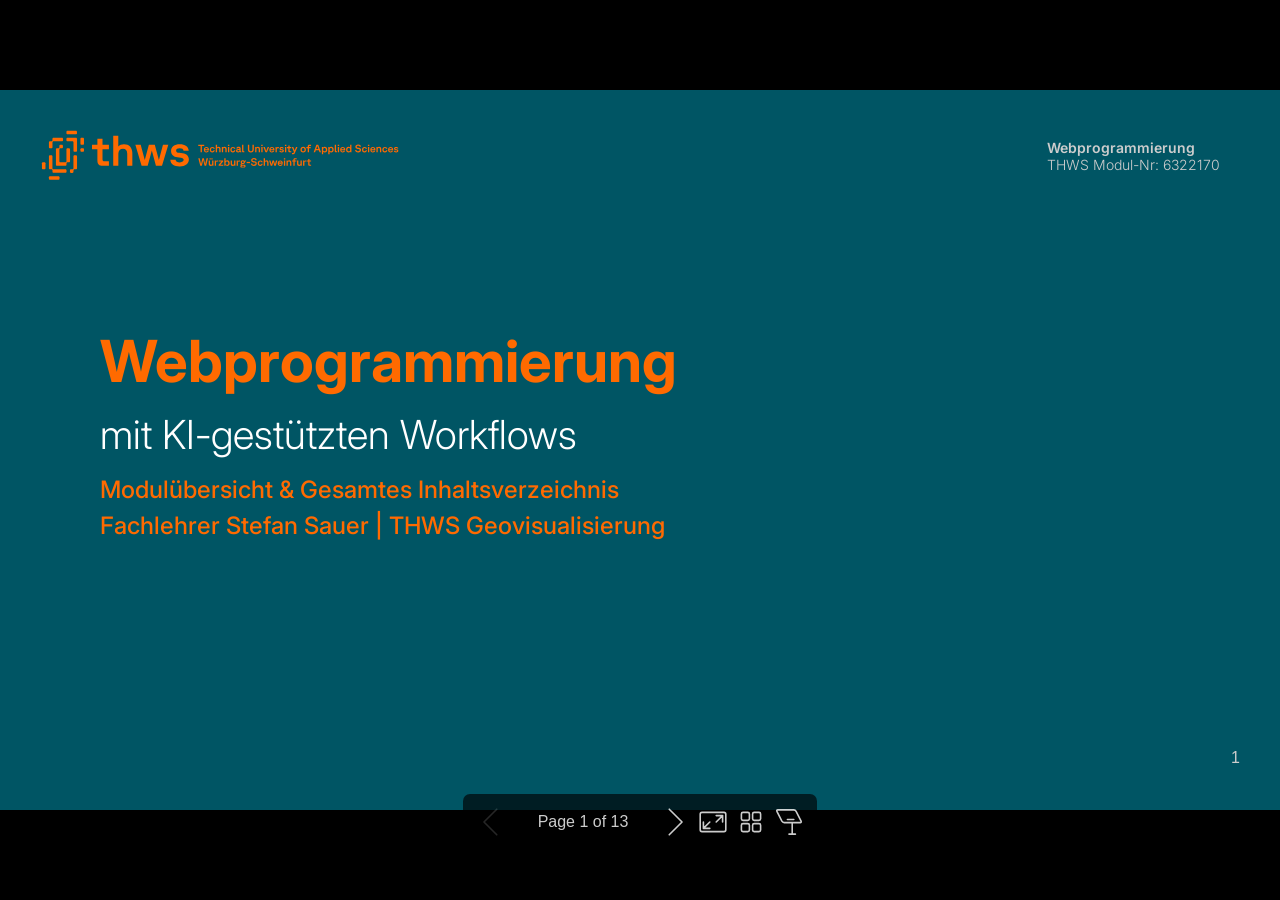
<file: index.html>
<!DOCTYPE html><html lang="en-US"><head><title>Webprogrammierung</title><meta property="og:title" content="Webprogrammierung"><meta charset="UTF-8"><meta name="viewport" content="width=device-width,height=device-height,initial-scale=1.0"><meta name="apple-mobile-web-app-capable" content="yes"><meta http-equiv="X-UA-Compatible" content="ie=edge"><meta property="og:type" content="website"><meta name="twitter:card" content="summary"><style>@media screen{body[data-bespoke-view=""] .bespoke-marp-parent>.bespoke-marp-osc>button,body[data-bespoke-view=next] .bespoke-marp-parent>.bespoke-marp-osc>button,body[data-bespoke-view=overview] button.bespoke-marp-overview-close,body[data-bespoke-view=presenter] .bespoke-marp-presenter-container .bespoke-marp-presenter-info-container .bespoke-marp-presenter-info-page-area .bespoke-marp-presenter-info-page,body[data-bespoke-view=presenter] .bespoke-marp-presenter-container .bespoke-marp-presenter-info-container button,body[data-bespoke-view=presenter] .bespoke-marp-presenter-container .bespoke-marp-presenter-note-container button{appearance:none;background-color:initial;border:0;color:inherit;cursor:pointer;font-size:inherit;opacity:.8;outline:none;padding:0;transition:opacity .2s linear;-webkit-tap-highlight-color:transparent}body[data-bespoke-view=""] .bespoke-marp-parent>.bespoke-marp-osc>button:disabled,body[data-bespoke-view=next] .bespoke-marp-parent>.bespoke-marp-osc>button:disabled,body[data-bespoke-view=overview] button.bespoke-marp-overview-close:disabled,body[data-bespoke-view=presenter] .bespoke-marp-presenter-container .bespoke-marp-presenter-info-container .bespoke-marp-presenter-info-page-area .bespoke-marp-presenter-info-page:disabled,body[data-bespoke-view=presenter] .bespoke-marp-presenter-container .bespoke-marp-presenter-info-container button:disabled,body[data-bespoke-view=presenter] .bespoke-marp-presenter-container .bespoke-marp-presenter-note-container button:disabled{cursor:not-allowed;opacity:.15!important}body[data-bespoke-view=""] .bespoke-marp-parent>.bespoke-marp-osc>button:hover,body[data-bespoke-view=next] .bespoke-marp-parent>.bespoke-marp-osc>button:hover,body[data-bespoke-view=overview] button.bespoke-marp-overview-close:hover,body[data-bespoke-view=presenter] .bespoke-marp-presenter-container .bespoke-marp-presenter-info-container .bespoke-marp-presenter-info-page-area .bespoke-marp-presenter-info-page:hover,body[data-bespoke-view=presenter] .bespoke-marp-presenter-container .bespoke-marp-presenter-info-container button:hover,body[data-bespoke-view=presenter] .bespoke-marp-presenter-container .bespoke-marp-presenter-note-container button:hover{opacity:1}body[data-bespoke-view=""] .bespoke-marp-parent>.bespoke-marp-osc>button:hover:active,body[data-bespoke-view=next] .bespoke-marp-parent>.bespoke-marp-osc>button:hover:active,body[data-bespoke-view=overview] button.bespoke-marp-overview-close:hover:active,body[data-bespoke-view=presenter] .bespoke-marp-presenter-container .bespoke-marp-presenter-info-container .bespoke-marp-presenter-info-page-area .bespoke-marp-presenter-info-page:hover:active,body[data-bespoke-view=presenter] .bespoke-marp-presenter-container .bespoke-marp-presenter-info-container button:hover:active,body[data-bespoke-view=presenter] .bespoke-marp-presenter-container .bespoke-marp-presenter-note-container button:hover:active{opacity:.6}body[data-bespoke-view=""] .bespoke-marp-parent>.bespoke-marp-osc>button:hover:not(:disabled),body[data-bespoke-view=next] .bespoke-marp-parent>.bespoke-marp-osc>button:hover:not(:disabled),body[data-bespoke-view=overview] button.bespoke-marp-overview-close:hover:not(:disabled),body[data-bespoke-view=presenter] .bespoke-marp-presenter-container .bespoke-marp-presenter-info-container .bespoke-marp-presenter-info-page-area .bespoke-marp-presenter-info-page:hover:not(:disabled),body[data-bespoke-view=presenter] .bespoke-marp-presenter-container .bespoke-marp-presenter-info-container button:hover:not(:disabled),body[data-bespoke-view=presenter] .bespoke-marp-presenter-container .bespoke-marp-presenter-note-container button:hover:not(:disabled){transition:none}body[data-bespoke-view=""] .bespoke-marp-parent>.bespoke-marp-osc>button[data-bespoke-marp-osc=prev],body[data-bespoke-view=next] .bespoke-marp-parent>.bespoke-marp-osc>button[data-bespoke-marp-osc=prev],body[data-bespoke-view=presenter] .bespoke-marp-presenter-container .bespoke-marp-presenter-info-container button.bespoke-marp-presenter-info-page-prev{background:#0000 url("[data-uri]") no-repeat 50%;background-size:contain;overflow:hidden;text-indent:100%;white-space:nowrap}body[data-bespoke-view=""] .bespoke-marp-parent>.bespoke-marp-osc>button[data-bespoke-marp-osc=next],body[data-bespoke-view=next] .bespoke-marp-parent>.bespoke-marp-osc>button[data-bespoke-marp-osc=next],body[data-bespoke-view=presenter] .bespoke-marp-presenter-container .bespoke-marp-presenter-info-container button.bespoke-marp-presenter-info-page-next{background:#0000 url("[data-uri]") no-repeat 50%;background-size:contain;overflow:hidden;text-indent:100%;white-space:nowrap}:is(body[data-bespoke-view=""],body[data-bespoke-view=next]) .bespoke-marp-parent>.bespoke-marp-osc>button[data-bespoke-marp-osc=fullscreen]{background:#0000 url("[data-uri]") no-repeat 50%;background-size:contain;overflow:hidden;text-indent:100%;white-space:nowrap}:is(body[data-bespoke-view=""],body[data-bespoke-view=next]) .bespoke-marp-parent>.bespoke-marp-osc>button.exit[data-bespoke-marp-osc=fullscreen]{background-image:url("[data-uri]")}:is(body[data-bespoke-view=""],body[data-bespoke-view=next]) .bespoke-marp-parent>.bespoke-marp-osc>button[data-bespoke-marp-osc=presenter]{background:#0000 url("[data-uri]") no-repeat 50%;background-size:contain;overflow:hidden;text-indent:100%;white-space:nowrap}body[data-bespoke-view=overview] button.bespoke-marp-overview-close,body[data-bespoke-view=presenter] .bespoke-marp-presenter-container .bespoke-marp-presenter-note-container button.bespoke-marp-presenter-note-bigger{background:#0000 url("[data-uri]") no-repeat 50%;background-size:contain;overflow:hidden;text-indent:100%;white-space:nowrap}body[data-bespoke-view=presenter] .bespoke-marp-presenter-container .bespoke-marp-presenter-note-container button.bespoke-marp-presenter-note-smaller{background:#0000 url("[data-uri]") no-repeat 50%;background-size:contain;overflow:hidden;text-indent:100%;white-space:nowrap}:is(body[data-bespoke-view=""],body[data-bespoke-view=next]) .bespoke-marp-parent>.bespoke-marp-osc>button[data-bespoke-marp-osc=overview]{background:#0000 url("[data-uri]") no-repeat 50%;background-size:contain;overflow:hidden;text-indent:100%;white-space:nowrap}}@keyframes __bespoke_marp_transition_reduced_outgoing__{0%{opacity:1}to{opacity:0}}@keyframes __bespoke_marp_transition_reduced_incoming__{0%{mix-blend-mode:plus-lighter;opacity:0}to{mix-blend-mode:plus-lighter;opacity:1}}.bespoke-marp-note,.bespoke-marp-osc,.bespoke-progress-parent{display:none;transition:none}@media screen{::view-transition-group(*){animation-duration:var(--marp-bespoke-transition-animation-duration,.5s);animation-timing-function:ease}::view-transition-new(*),::view-transition-old(*){animation-delay:0s;animation-direction:var(--marp-bespoke-transition-animation-direction,normal);animation-duration:var(--marp-bespoke-transition-animation-duration,.5s);animation-fill-mode:both;animation-name:var(--marp-bespoke-transition-animation-name,var(--marp-bespoke-transition-animation-name-fallback,__bespoke_marp_transition_no_animation__));mix-blend-mode:normal}::view-transition-old(*){--marp-bespoke-transition-animation-name-fallback:__bespoke_marp_transition_reduced_outgoing__;animation-timing-function:ease}::view-transition-new(*){--marp-bespoke-transition-animation-name-fallback:__bespoke_marp_transition_reduced_incoming__;animation-timing-function:ease}::view-transition-new(root),::view-transition-old(root){animation-timing-function:linear}::view-transition-new(__bespoke_marp_transition_osc__),::view-transition-old(__bespoke_marp_transition_osc__){animation-duration:0s!important;animation-name:__bespoke_marp_transition_osc__!important}::view-transition-new(__bespoke_marp_transition_osc__){opacity:0!important}.bespoke-marp-transition-warming-up::view-transition-group(*),.bespoke-marp-transition-warming-up::view-transition-new(*),.bespoke-marp-transition-warming-up::view-transition-old(*){animation-play-state:paused!important}body,html{height:100%;margin:0}body{background:#000;overflow:hidden}svg.bespoke-marp-slide{content-visibility:hidden;interactivity:inert;opacity:0;pointer-events:none;z-index:-1}svg.bespoke-marp-slide:not(.bespoke-marp-active) *{view-transition-name:none!important}svg.bespoke-marp-slide.bespoke-marp-active{content-visibility:visible;interactivity:auto;opacity:1;pointer-events:auto;z-index:0}svg.bespoke-marp-slide.bespoke-marp-active.bespoke-marp-active-ready *{animation-name:__bespoke_marp__!important}@supports not (content-visibility:hidden){svg.bespoke-marp-slide[data-bespoke-marp-load=hideable]{display:none}svg.bespoke-marp-slide[data-bespoke-marp-load=hideable].bespoke-marp-active{display:block}}}@media screen and (prefers-reduced-motion:reduce){svg.bespoke-marp-slide *{view-transition-name:none!important}}@media screen{[data-bespoke-marp-fragment=inactive]{visibility:hidden}:is(body[data-bespoke-view=""],body[data-bespoke-view=next]) .bespoke-marp-parent{inset:0;position:absolute}:is(body[data-bespoke-view=""],body[data-bespoke-view=next]) .bespoke-marp-parent>.bespoke-marp-osc{background:#000000a6;border-radius:7px;bottom:50px;color:#fff;contain:paint;display:block;font-family:Helvetica,Arial,sans-serif;font-size:16px;left:50%;line-height:0;opacity:1;padding:12px;position:absolute;touch-action:manipulation;transform:translateX(-50%);transition:opacity .2s linear;-webkit-user-select:none;user-select:none;view-transition-name:__bespoke_marp_transition_osc__;white-space:nowrap;will-change:transform;z-index:1}:is(body[data-bespoke-view=""],body[data-bespoke-view=next]) .bespoke-marp-parent>.bespoke-marp-osc>:where(*){margin-left:6px}:is(body[data-bespoke-view=""],body[data-bespoke-view=next]) .bespoke-marp-parent>.bespoke-marp-osc>:where(*):where(:first-child){margin-left:0}:is(body[data-bespoke-view=""],body[data-bespoke-view=next]) .bespoke-marp-parent>.bespoke-marp-osc>span{opacity:.8}:is(body[data-bespoke-view=""],body[data-bespoke-view=next]) .bespoke-marp-parent>.bespoke-marp-osc>span[data-bespoke-marp-osc=page]{display:inline-block;min-width:140px;text-align:center}:is(body[data-bespoke-view=""],body[data-bespoke-view=next]) .bespoke-marp-parent>.bespoke-marp-osc>button[data-bespoke-marp-osc=fullscreen],:is(body[data-bespoke-view=""],body[data-bespoke-view=next]) .bespoke-marp-parent>.bespoke-marp-osc>button[data-bespoke-marp-osc=next],:is(body[data-bespoke-view=""],body[data-bespoke-view=next]) .bespoke-marp-parent>.bespoke-marp-osc>button[data-bespoke-marp-osc=overview],:is(body[data-bespoke-view=""],body[data-bespoke-view=next]) .bespoke-marp-parent>.bespoke-marp-osc>button[data-bespoke-marp-osc=presenter],:is(body[data-bespoke-view=""],body[data-bespoke-view=next]) .bespoke-marp-parent>.bespoke-marp-osc>button[data-bespoke-marp-osc=prev]{height:32px;line-height:32px;width:32px}:is(body[data-bespoke-view=""],body[data-bespoke-view=next]) .bespoke-marp-parent.bespoke-marp-inactive{cursor:none}:is(body[data-bespoke-view=""],body[data-bespoke-view=next]) .bespoke-marp-parent.bespoke-marp-inactive>.bespoke-marp-osc{opacity:0;pointer-events:none}:is(body[data-bespoke-view=""],body[data-bespoke-view=next]) svg.bespoke-marp-slide{height:100%;left:0;position:absolute;top:0;width:100%}body[data-bespoke-view=""] .bespoke-progress-parent{background:#222;display:flex;height:5px;width:100%}body[data-bespoke-view=""] .bespoke-progress-parent+:where(.bespoke-marp-parent){top:5px}body[data-bespoke-view=""] .bespoke-progress-parent .bespoke-progress-bar{background:#0288d1;flex:0 0 0;transition:flex-basis .2s cubic-bezier(0,1,1,1)}body[data-bespoke-view=next]{background:#0000}body[data-bespoke-view=presenter]{background:#161616}body[data-bespoke-view=presenter] .bespoke-marp-presenter-container{display:grid;font-family:Helvetica,Arial,sans-serif;grid-template:"current dragbar next" minmax(140px,1fr) "current dragbar note" 2fr "info    dragbar note" 3em;grid-template-columns:minmax(3px,var(--bespoke-marp-presenter-split-ratio,66%)) 0 minmax(3px,1fr);height:100%;left:0;position:absolute;top:0;width:100%}body[data-bespoke-view=presenter] .bespoke-marp-presenter-container :where(.bespoke-marp-parent){grid-area:current;overflow:hidden;position:relative}body[data-bespoke-view=presenter] .bespoke-marp-presenter-container :where(.bespoke-marp-parent) :where(svg.bespoke-marp-slide){height:calc(100% - 40px);left:20px;pointer-events:none;position:absolute;top:20px;-webkit-user-select:none;user-select:none;width:calc(100% - 40px)}body[data-bespoke-view=presenter] .bespoke-marp-presenter-container :where(.bespoke-marp-parent) :where(svg.bespoke-marp-slide).bespoke-marp-active{filter:drop-shadow(0 3px 10px rgba(0,0,0,.5))}body[data-bespoke-view=presenter] .bespoke-marp-presenter-container .bespoke-marp-presenter-dragbar-container{background:#0288d1;cursor:col-resize;grid-area:dragbar;margin-left:-3px;opacity:0;position:relative;transition:opacity .4s linear .1s;width:6px;z-index:10}body[data-bespoke-view=presenter] .bespoke-marp-presenter-container .bespoke-marp-presenter-dragbar-container:hover{opacity:1}body[data-bespoke-view=presenter] .bespoke-marp-presenter-container .bespoke-marp-presenter-dragbar-container.active{opacity:1;transition-delay:0s}body[data-bespoke-view=presenter] .bespoke-marp-presenter-container .bespoke-marp-presenter-next-container{background:#222;cursor:pointer;display:none;grid-area:next;overflow:hidden;position:relative}body[data-bespoke-view=presenter] .bespoke-marp-presenter-container .bespoke-marp-presenter-next-container.active{display:block}body[data-bespoke-view=presenter] .bespoke-marp-presenter-container .bespoke-marp-presenter-next-container iframe.bespoke-marp-presenter-next{background:#0000;border:0;display:block;filter:drop-shadow(0 3px 10px rgba(0,0,0,.5));height:calc(100% - 40px);left:20px;pointer-events:none;position:absolute;interactivity:inert;top:20px;-webkit-user-select:none;user-select:none;width:calc(100% - 40px)}body[data-bespoke-view=presenter] .bespoke-marp-presenter-container .bespoke-marp-presenter-note-container{background:#222;color:#eee;grid-area:note;position:relative;z-index:1}body[data-bespoke-view=presenter] .bespoke-marp-presenter-container .bespoke-marp-presenter-note-container button{height:1.5em;line-height:1.5em;width:1.5em}body[data-bespoke-view=presenter] .bespoke-marp-presenter-container .bespoke-marp-presenter-note-container .bespoke-marp-presenter-note-wrapper{display:block;inset:0;position:absolute}body[data-bespoke-view=presenter] .bespoke-marp-presenter-container .bespoke-marp-presenter-note-container .bespoke-marp-presenter-note-buttons{background:#000000a6;border-radius:4px;bottom:0;display:flex;gap:4px;margin:12px;opacity:0;padding:6px;pointer-events:none;position:absolute;right:0;transition:opacity .2s linear}body[data-bespoke-view=presenter] .bespoke-marp-presenter-container .bespoke-marp-presenter-note-container .bespoke-marp-presenter-note-buttons:focus-within,body[data-bespoke-view=presenter] .bespoke-marp-presenter-container .bespoke-marp-presenter-note-container .bespoke-marp-presenter-note-wrapper:focus-within+.bespoke-marp-presenter-note-buttons,body[data-bespoke-view=presenter] .bespoke-marp-presenter-container .bespoke-marp-presenter-note-container:hover .bespoke-marp-presenter-note-buttons{opacity:1;pointer-events:auto}body[data-bespoke-view=presenter] .bespoke-marp-presenter-container .bespoke-marp-presenter-note-container .bespoke-marp-note{box-sizing:border-box;font-size:calc(1.1em*var(--bespoke-marp-note-font-scale, 1));height:calc(100% - 40px);margin:20px;overflow:auto;padding-right:3px;white-space:pre-wrap;width:calc(100% - 40px);word-wrap:break-word;scrollbar-color:#eeeeee80 #0000;scrollbar-width:thin}body[data-bespoke-view=presenter] .bespoke-marp-presenter-container .bespoke-marp-presenter-note-container .bespoke-marp-note::-webkit-scrollbar{width:6px}body[data-bespoke-view=presenter] .bespoke-marp-presenter-container .bespoke-marp-presenter-note-container .bespoke-marp-note::-webkit-scrollbar-track{background:#0000}body[data-bespoke-view=presenter] .bespoke-marp-presenter-container .bespoke-marp-presenter-note-container .bespoke-marp-note::-webkit-scrollbar-thumb{background:#eeeeee80;border-radius:6px}body[data-bespoke-view=presenter] .bespoke-marp-presenter-container .bespoke-marp-presenter-note-container .bespoke-marp-note:empty{pointer-events:none}body[data-bespoke-view=presenter] .bespoke-marp-presenter-container .bespoke-marp-presenter-note-container .bespoke-marp-note.active{display:block}body[data-bespoke-view=presenter] .bespoke-marp-presenter-container .bespoke-marp-presenter-note-container .bespoke-marp-note p:first-child{margin-top:0}body[data-bespoke-view=presenter] .bespoke-marp-presenter-container .bespoke-marp-presenter-note-container .bespoke-marp-note p:last-child{margin-bottom:0}body[data-bespoke-view=presenter] .bespoke-marp-presenter-container .bespoke-marp-presenter-info-container{align-items:center;box-sizing:border-box;color:#eee;display:flex;flex-wrap:nowrap;grid-area:info;justify-content:center;overflow:hidden;padding:0 10px}body[data-bespoke-view=presenter] .bespoke-marp-presenter-container .bespoke-marp-presenter-info-container :is(.bespoke-marp-presenter-info-page-area,.bespoke-marp-presenter-info-time,.bespoke-marp-presenter-info-timer){box-sizing:border-box;display:block;padding:0 10px;white-space:nowrap;width:100%}body[data-bespoke-view=presenter] .bespoke-marp-presenter-container .bespoke-marp-presenter-info-container button{height:1.5em;line-height:1.5em;width:1.5em}body[data-bespoke-view=presenter] .bespoke-marp-presenter-container .bespoke-marp-presenter-info-container .bespoke-marp-presenter-info-page-area{order:2;text-align:center}body[data-bespoke-view=presenter] .bespoke-marp-presenter-container .bespoke-marp-presenter-info-container .bespoke-marp-presenter-info-page-area .bespoke-marp-presenter-info-page{display:inline-block;min-width:120px;text-align:center}body[data-bespoke-view=presenter] .bespoke-marp-presenter-container .bespoke-marp-presenter-info-container .bespoke-marp-presenter-info-time{color:#999;order:1;text-align:left}body[data-bespoke-view=presenter] .bespoke-marp-presenter-container .bespoke-marp-presenter-info-container .bespoke-marp-presenter-info-timer{color:#999;order:3;text-align:right}body[data-bespoke-view=presenter] .bespoke-marp-presenter-container .bespoke-marp-presenter-info-container .bespoke-marp-presenter-info-timer:hover{cursor:pointer}body[data-bespoke-view=overview]{background:#161616;overflow:auto}body[data-bespoke-view=overview] [data-bespoke-marp-fragment=inactive]{visibility:visible}body[data-bespoke-view=overview] .bespoke-marp-overview-header{backdrop-filter:blur(4px);background:#222222d9;box-shadow:0 3px 10px #00000080;box-sizing:border-box;display:flex;height:48px;inset:0 0 auto;justify-content:flex-end;padding:10px;position:fixed;z-index:1}body[data-bespoke-view=overview] button.bespoke-marp-overview-close{height:28px;line-height:28px;transform:rotate(45deg);width:28px}body[data-bespoke-view=overview] .bespoke-marp-parent{display:grid;gap:40px;grid-template-columns:repeat(auto-fit,minmax(0,240px));justify-content:space-around;padding:30px}body[data-bespoke-view=overview] .bespoke-marp-parent svg.bespoke-marp-slide{--bov-selected:#0000;--bov-focus:#161616;--bov-focus-outline:#0000;background-image:conic-gradient(#161616 0 0),conic-gradient(var(--bov-focus) 0 0),conic-gradient(var(--bov-focus-outline) 0 0),conic-gradient(var(--bov-selected) 0 0);background-position:5px 5px,3px 3px,2px 2px,0 0;background-repeat:no-repeat;background-size:calc(100% - 10px) calc(100% - 10px),calc(100% - 6px) calc(100% - 6px),calc(100% - 4px) calc(100% - 4px),100% 100%;content-visibility:visible;cursor:pointer;filter:drop-shadow(0 3px 10px rgba(0,0,0,.5));margin:-6px;padding:6px;interactivity:auto;opacity:1;outline:0;pointer-events:auto;scroll-margin-block:30px;width:100%;z-index:0}body[data-bespoke-view=overview] .bespoke-marp-parent svg.bespoke-marp-slide *,body[data-bespoke-view=overview] .bespoke-marp-parent svg.bespoke-marp-slide.bespoke-marp-active *{pointer-events:none;interactivity:inert}body[data-bespoke-view=overview] .bespoke-marp-parent :is(svg.bespoke-marp-slide:active,svg.bespoke-marp-slide:focus-visible,svg.bespoke-marp-slide:hover){--bov-focus-outline:#161616}body[data-bespoke-view=overview] .bespoke-marp-parent svg.bespoke-marp-slide:focus-visible,body[data-bespoke-view=overview] .bespoke-marp-parent svg.bespoke-marp-slide:hover{--bov-focus:#999}body[data-bespoke-view=overview] .bespoke-marp-parent svg.bespoke-marp-slide:active{--bov-focus:#eee}body[data-bespoke-view=overview] .bespoke-marp-parent svg.bespoke-marp-slide.bespoke-marp-active{--bov-selected:#0288d1}body[data-bespoke-view=overview]:has(.bespoke-marp-overview-header) .bespoke-marp-parent{padding-top:78px}body[data-bespoke-view=overview]:has(.bespoke-marp-overview-header) .bespoke-marp-parent svg.bespoke-marp-slide{scroll-margin-top:78px}.bespoke-marp-overview{background:#000000a6;inset:0;opacity:0;pointer-events:none;position:fixed;transition:opacity .1s ease;z-index:10}.bespoke-marp-overview iframe{background:#222;border:0;display:block;height:100%;left:0;position:absolute;top:0;width:100%}.bespoke-marp-overview[data-open="1"]{opacity:1;pointer-events:auto}}@media print{.bespoke-marp-overview,.bespoke-marp-presenter-info-container,.bespoke-marp-presenter-next-container,.bespoke-marp-presenter-note-container{display:none}}</style><style>@import url('https://fonts.googleapis.com/css2?family=Inter:ital,opsz,wght@0,14..32,100..900;1,14..32,100..900&display=swap');div#\:\$p > svg > foreignObject > section{width:1280px;height:720px;box-sizing:border-box;overflow:hidden;position:relative;scroll-snap-align:center center;-webkit-text-size-adjust:100%;text-size-adjust:100%}div#\:\$p > svg > foreignObject > section::after{bottom:0;content:attr(data-marpit-pagination);padding:inherit;pointer-events:none;position:absolute;right:0}div#\:\$p > svg > foreignObject > section:not([data-marpit-pagination])::after{display:none}div#\:\$p > svg > foreignObject > section :where(:is(h1, marp-h1)){font-size:2em;margin-block:0.67em}div#\:\$p > svg > foreignObject > section section:where(:is(h1, marp-h1)){--marpit-root-font-size: 2em}div#\:\$p > svg > foreignObject > section video::-webkit-media-controls{will-change:transform}@page {size:1280px 720px;margin:0}@media print{html, body{background-color:#fff;margin:0;page-break-inside:avoid;break-inside:avoid-page}div#\:\$p > svg > foreignObject > section{page-break-before:always;break-before:page}div#\:\$p > svg > foreignObject > section, div#\:\$p > svg > foreignObject > section *{-webkit-print-color-adjust:exact!important;animation-delay:0s!important;animation-duration:0s!important;color-adjust:exact!important;print-color-adjust:exact!important;transition:none!important}div#\:\$p > svg[data-marpit-svg]{display:block;height:100vh;width:100vw}}div#\:\$p > svg > foreignObject > section{--fgColor-danger:light-dark(#d1242f, #f85149);--bgColor-attention-muted:light-dark(#fff8c5, #bb800926);--bgColor-muted:light-dark(#f6f8fa, #151b23);--bgColor-neutral-muted:light-dark(#818b981f, #656c7633);--borderColor-accent-emphasis:light-dark(#0969da, #1f6feb);--borderColor-attention-emphasis:light-dark(#9a6700, #9e6a03);--borderColor-danger-emphasis:light-dark(#cf222e, #da3633);--borderColor-default:light-dark(#d1d9e0, #3d444d);--borderColor-done-emphasis:light-dark(#8250df, #8957e5);--borderColor-success-emphasis:light-dark(#1a7f37, #238636);--color-prettylights-syntax-brackethighlighter-angle:light-dark(#59636e, #9198a1);--color-prettylights-syntax-brackethighlighter-unmatched:light-dark(#82071e, #f85149);--color-prettylights-syntax-carriage-return-bg:light-dark(#cf222e, #b62324);--color-prettylights-syntax-carriage-return-text:light-dark(#f6f8fa, #f0f6fc);--color-prettylights-syntax-comment:light-dark(#59636e, #9198a1);--color-prettylights-syntax-constant:light-dark(#0550ae, #79c0ff);--color-prettylights-syntax-constant-other-reference-link:light-dark(#0a3069, #a5d6ff);--color-prettylights-syntax-entity:light-dark(#6639ba, #d2a8ff);--color-prettylights-syntax-entity-tag:light-dark(#0550ae, #7ee787);--color-prettylights-syntax-invalid-illegal-text:light-dark(var(--fgColor-danger), var(--fgColor-danger));--color-prettylights-syntax-keyword:light-dark(#cf222e, #ff7b72);--color-prettylights-syntax-markup-changed-bg:light-dark(#ffd8b5, #5a1e02);--color-prettylights-syntax-markup-changed-text:light-dark(#953800, #ffdfb6);--color-prettylights-syntax-markup-deleted-bg:light-dark(#ffebe9, #67060c);--color-prettylights-syntax-markup-deleted-text:light-dark(#82071e, #ffdcd7);--color-prettylights-syntax-markup-heading:light-dark(#0550ae, #1f6feb);--color-prettylights-syntax-markup-ignored-bg:light-dark(#0550ae, #1158c7);--color-prettylights-syntax-markup-ignored-text:light-dark(#d1d9e0, #f0f6fc);--color-prettylights-syntax-markup-inserted-bg:light-dark(#dafbe1, #033a16);--color-prettylights-syntax-markup-inserted-text:light-dark(#116329, #aff5b4);--color-prettylights-syntax-markup-list:light-dark(#3b2300, #f2cc60);--color-prettylights-syntax-meta-diff-range:light-dark(#8250df, #d2a8ff);--color-prettylights-syntax-string:light-dark(#0a3069, #a5d6ff);--color-prettylights-syntax-string-regexp:light-dark(#116329, #7ee787);--color-prettylights-syntax-sublimelinter-gutter-mark:light-dark(#818b98, #3d444d);--color-prettylights-syntax-variable:light-dark(#953800, #ffa657);--fgColor-accent:light-dark(#0969da, #4493f8);--fgColor-attention:light-dark(#9a6700, #d29922);--fgColor-done:light-dark(#8250df, #ab7df8);--fgColor-muted:light-dark(#59636e, #9198a1);--fgColor-success:light-dark(#1a7f37, #3fb950);--bgColor-default:light-dark(#fff, #0d1117);--borderColor-muted:light-dark(#d1d9e0b3, #3d444db3);--color-prettylights-syntax-invalid-illegal-bg:light-dark(var(--bgColor-danger-muted), var(--bgColor-danger-muted));--color-prettylights-syntax-markup-bold:light-dark(#1f2328, #f0f6fc);--color-prettylights-syntax-markup-italic:light-dark(#1f2328, #f0f6fc);--color-prettylights-syntax-storage-modifier-import:light-dark(#1f2328, #f0f6fc);--fgColor-default:light-dark(#1f2328, #f0f6fc);--focus-outlineColor:light-dark(var(--borderColor-accent-emphasis), var(--borderColor-accent-emphasis));--borderColor-neutral-muted:light-dark(var(--borderColor-muted), var(--borderColor-muted));--base-size-16:calc(var(--marpit-root-font-size, 1rem) * 1);--base-size-24:calc(var(--marpit-root-font-size, 1rem) * 1.5);--base-size-4:calc(var(--marpit-root-font-size, 1rem) * 0.25);--base-size-40:calc(var(--marpit-root-font-size, 1rem) * 2.5);--base-size-8:calc(var(--marpit-root-font-size, 1rem) * 0.5);--base-text-weight-medium:500;--base-text-weight-normal:400;--base-text-weight-semibold:600;--fontStack-monospace:ui-monospace, SFMono-Regular, SF Mono, Menlo, Consolas, Liberation Mono, monospace;--fontStack-sansSerif:-apple-system, BlinkMacSystemFont, "Segoe UI", "Noto Sans", Helvetica, Arial, sans-serif, "Apple Color Emoji", "Segoe UI Emoji";}/*!
 * Marp default theme.
 *
 * @theme default
 * @author Yuki Hattori
 *
 * @auto-scaling true
 * @size 16:9 1280px 720px
 * @size 4:3 960px 720px
 */div#\:\$p > svg > foreignObject > section [data-theme=light],div#\:\$p > svg > foreignObject > section{color-scheme:light}div#\:\$p > svg > foreignObject > section [data-theme=dark],div#\:\$p > svg > foreignObject > section:where(.invert){color-scheme:dark}div#\:\$p > svg > foreignObject > section{-ms-text-size-adjust:100%;-webkit-text-size-adjust:100%;margin:0;font-weight:var(--base-text-weight-normal, 400);color:var(--fgColor-default);background-color:var(--bgColor-default);font-family:var(--fontStack-sansSerif, -apple-system, BlinkMacSystemFont, "Segoe UI", "Noto Sans", Helvetica, Arial, sans-serif, "Apple Color Emoji", "Segoe UI Emoji");font-size:16px;line-height:1.5;word-wrap:break-word}div#\:\$p > svg > foreignObject > section{--marpit-root-font-size:16px}div#\:\$p > svg > foreignObject > section a{text-decoration:underline;text-underline-offset:calc(var(--marpit-root-font-size, 1rem) * .2)}div#\:\$p > svg > foreignObject > section :is(h1, marp-h1):hover .anchor .octicon-link:before,div#\:\$p > svg > foreignObject > section :is(h2, marp-h2):hover .anchor .octicon-link:before,div#\:\$p > svg > foreignObject > section :is(h3, marp-h3):hover .anchor .octicon-link:before,div#\:\$p > svg > foreignObject > section :is(h4, marp-h4):hover .anchor .octicon-link:before,div#\:\$p > svg > foreignObject > section :is(h5, marp-h5):hover .anchor .octicon-link:before,div#\:\$p > svg > foreignObject > section :is(h6, marp-h6):hover .anchor .octicon-link:before{width:16px;height:16px;content:" ";display:inline-block;background-color:currentColor;-webkit-mask-image:url('data:image/svg+xml;charset=utf-8,<svg xmlns="http://www.w3.org/2000/svg" aria-hidden="true" viewBox="0 0 16 16"><path fill-rule="evenodd" d="M7.775 3.275a.75.75 0 0 0 1.06 1.06l1.25-1.25a2 2 0 1 1 2.83 2.83l-2.5 2.5a2 2 0 0 1-2.83 0 .75.75 0 0 0-1.06 1.06 3.5 3.5 0 0 0 4.95 0l2.5-2.5a3.5 3.5 0 0 0-4.95-4.95zm-4.69 9.64a2 2 0 0 1 0-2.83l2.5-2.5a2 2 0 0 1 2.83 0 .75.75 0 0 0 1.06-1.06 3.5 3.5 0 0 0-4.95 0l-2.5 2.5a3.5 3.5 0 0 0 4.95 4.95l1.25-1.25a.75.75 0 0 0-1.06-1.06l-1.25 1.25a2 2 0 0 1-2.83 0"/></svg>');mask-image:url('data:image/svg+xml;charset=utf-8,<svg xmlns="http://www.w3.org/2000/svg" aria-hidden="true" viewBox="0 0 16 16"><path fill-rule="evenodd" d="M7.775 3.275a.75.75 0 0 0 1.06 1.06l1.25-1.25a2 2 0 1 1 2.83 2.83l-2.5 2.5a2 2 0 0 1-2.83 0 .75.75 0 0 0-1.06 1.06 3.5 3.5 0 0 0 4.95 0l2.5-2.5a3.5 3.5 0 0 0-4.95-4.95zm-4.69 9.64a2 2 0 0 1 0-2.83l2.5-2.5a2 2 0 0 1 2.83 0 .75.75 0 0 0 1.06-1.06 3.5 3.5 0 0 0-4.95 0l-2.5 2.5a3.5 3.5 0 0 0 4.95 4.95l1.25-1.25a.75.75 0 0 0-1.06-1.06l-1.25 1.25a2 2 0 0 1-2.83 0"/></svg>')}div#\:\$p > svg > foreignObject > section details,div#\:\$p > svg > foreignObject > section figcaption,div#\:\$p > svg > foreignObject > section figure{display:block}div#\:\$p > svg > foreignObject > section summary{display:list-item}div#\:\$p > svg > foreignObject > section [hidden]{display:none!important}div#\:\$p > svg > foreignObject > section a{background-color:transparent;color:var(--fgColor-accent);text-decoration:none}div#\:\$p > svg > foreignObject > section abbr[title]{border-bottom:none;-webkit-text-decoration:underline dotted;text-decoration:underline dotted}div#\:\$p > svg > foreignObject > section b,div#\:\$p > svg > foreignObject > section strong{font-weight:var(--base-text-weight-semibold, 600)}div#\:\$p > svg > foreignObject > section dfn{font-style:italic}div#\:\$p > svg > foreignObject > section :is(h1, marp-h1){margin:.67em 0;font-weight:var(--base-text-weight-semibold, 600);padding-bottom:.3em;font-size:2em;border-bottom:1px solid var(--borderColor-muted)}div#\:\$p > svg > foreignObject > section mark{background-color:var(--bgColor-attention-muted);color:var(--fgColor-default)}div#\:\$p > svg > foreignObject > section small{font-size:90%}div#\:\$p > svg > foreignObject > section sub,div#\:\$p > svg > foreignObject > section sup{font-size:75%;line-height:0;position:relative;vertical-align:baseline}div#\:\$p > svg > foreignObject > section sub{bottom:-.25em}div#\:\$p > svg > foreignObject > section sup{top:-.5em}div#\:\$p > svg > foreignObject > section img{border-style:none;max-width:100%;box-sizing:content-box}div#\:\$p > svg > foreignObject > section code,div#\:\$p > svg > foreignObject > section kbd,div#\:\$p > svg > foreignObject > section :is(pre, marp-pre),div#\:\$p > svg > foreignObject > section samp{font-family:monospace;font-size:1em}div#\:\$p > svg > foreignObject > section figure{margin:1em var(--base-size-40)}div#\:\$p > svg > foreignObject > section hr{box-sizing:content-box;overflow:hidden;background:transparent;height:.25em;padding:0;margin:var(--base-size-24) 0;background-color:var(--borderColor-default);border:0}div#\:\$p > svg > foreignObject > section input{font:inherit;margin:0;overflow:visible;font-family:inherit;font-size:inherit;line-height:inherit}div#\:\$p > svg > foreignObject > section [type=button],div#\:\$p > svg > foreignObject > section [type=reset],div#\:\$p > svg > foreignObject > section [type=submit]{-webkit-appearance:button;-moz-appearance:button;appearance:button}div#\:\$p > svg > foreignObject > section [type=checkbox],div#\:\$p > svg > foreignObject > section [type=radio]{box-sizing:border-box;padding:0}div#\:\$p > svg > foreignObject > section [type=number]::-webkit-inner-spin-button,div#\:\$p > svg > foreignObject > section [type=number]::-webkit-outer-spin-button{height:auto}div#\:\$p > svg > foreignObject > section [type=search]::-webkit-search-cancel-button,div#\:\$p > svg > foreignObject > section [type=search]::-webkit-search-decoration{-webkit-appearance:none;appearance:none}div#\:\$p > svg > foreignObject > section ::-webkit-input-placeholder{color:inherit;opacity:.54}div#\:\$p > svg > foreignObject > section ::-webkit-file-upload-button{-webkit-appearance:button;appearance:button;font:inherit}div#\:\$p > svg > foreignObject > section a:hover{text-decoration:underline}div#\:\$p > svg > foreignObject > section ::-moz-placeholder{color:var(--fgColor-muted);opacity:1}div#\:\$p > svg > foreignObject > section ::placeholder{color:var(--fgColor-muted);opacity:1}div#\:\$p > svg > foreignObject > section hr:after,div#\:\$p > svg > foreignObject > section hr:before{display:table;content:""}div#\:\$p > svg > foreignObject > section hr:after{clear:both}div#\:\$p > svg > foreignObject > section table{border-spacing:0;border-collapse:collapse;display:block;width:-moz-max-content;width:max-content;max-width:100%;overflow:auto;font-variant:tabular-nums}div#\:\$p > svg > foreignObject > section td,div#\:\$p > svg > foreignObject > section th{padding:0}div#\:\$p > svg > foreignObject > section details summary{cursor:pointer}div#\:\$p > svg > foreignObject > section [role=button]:focus,div#\:\$p > svg > foreignObject > section a:focus,div#\:\$p > svg > foreignObject > section input[type=checkbox]:focus,div#\:\$p > svg > foreignObject > section input[type=radio]:focus{outline:2px solid var(--focus-outlineColor);outline-offset:-2px;box-shadow:none}div#\:\$p > svg > foreignObject > section [role=button]:focus:not(:focus-visible),div#\:\$p > svg > foreignObject > section a:focus:not(:focus-visible),div#\:\$p > svg > foreignObject > section input[type=checkbox]:focus:not(:focus-visible),div#\:\$p > svg > foreignObject > section input[type=radio]:focus:not(:focus-visible){outline:1px solid transparent}div#\:\$p > svg > foreignObject > section [role=button]:focus-visible,div#\:\$p > svg > foreignObject > section a:focus-visible,div#\:\$p > svg > foreignObject > section input[type=checkbox]:focus-visible,div#\:\$p > svg > foreignObject > section input[type=radio]:focus-visible{outline:2px solid var(--focus-outlineColor);outline-offset:-2px;box-shadow:none}div#\:\$p > svg > foreignObject > section a:not([class]):focus,div#\:\$p > svg > foreignObject > section a:not([class]):focus-visible,div#\:\$p > svg > foreignObject > section input[type=checkbox]:focus,div#\:\$p > svg > foreignObject > section input[type=checkbox]:focus-visible,div#\:\$p > svg > foreignObject > section input[type=radio]:focus,div#\:\$p > svg > foreignObject > section input[type=radio]:focus-visible{outline-offset:0}div#\:\$p > svg > foreignObject > section kbd{display:inline-block;padding:var(--base-size-4);font:11px var(--fontStack-monospace, ui-monospace, SFMono-Regular, SF Mono, Menlo, Consolas, Liberation Mono, monospace);line-height:10px;color:var(--fgColor-default);vertical-align:middle;background-color:var(--bgColor-muted);border-bottom-color:var(--borderColor-neutral-muted);border:1px solid var(--borderColor-neutral-muted);border-radius:6px;box-shadow:inset 0 -1px 0 var(--borderColor-neutral-muted)}div#\:\$p > svg > foreignObject > section :is(h1, marp-h1),div#\:\$p > svg > foreignObject > section :is(h2, marp-h2),div#\:\$p > svg > foreignObject > section :is(h3, marp-h3),div#\:\$p > svg > foreignObject > section :is(h4, marp-h4),div#\:\$p > svg > foreignObject > section :is(h5, marp-h5),div#\:\$p > svg > foreignObject > section :is(h6, marp-h6){margin-top:var(--base-size-24);margin-bottom:var(--base-size-16);font-weight:var(--base-text-weight-semibold, 600);line-height:1.25}div#\:\$p > svg > foreignObject > section :is(h2, marp-h2){padding-bottom:.3em;font-size:1.5em;border-bottom:1px solid var(--borderColor-muted)}div#\:\$p > svg > foreignObject > section :is(h2, marp-h2),div#\:\$p > svg > foreignObject > section :is(h3, marp-h3){font-weight:var(--base-text-weight-semibold, 600)}div#\:\$p > svg > foreignObject > section :is(h3, marp-h3){font-size:1.25em}div#\:\$p > svg > foreignObject > section :is(h4, marp-h4){font-size:1em}div#\:\$p > svg > foreignObject > section :is(h4, marp-h4),div#\:\$p > svg > foreignObject > section :is(h5, marp-h5){font-weight:var(--base-text-weight-semibold, 600)}div#\:\$p > svg > foreignObject > section :is(h5, marp-h5){font-size:.875em}div#\:\$p > svg > foreignObject > section :is(h6, marp-h6){font-weight:var(--base-text-weight-semibold, 600);font-size:.85em;color:var(--fgColor-muted)}div#\:\$p > svg > foreignObject > section p{margin-top:0;margin-bottom:10px}div#\:\$p > svg > foreignObject > section blockquote{margin:0;padding:0 1em;color:var(--fgColor-muted);border-left:.25em solid var(--borderColor-default)}div#\:\$p > svg > foreignObject > section ol,div#\:\$p > svg > foreignObject > section ul{margin-top:0;margin-bottom:0;padding-left:2em}div#\:\$p > svg > foreignObject > section ol ol,div#\:\$p > svg > foreignObject > section ul ol{list-style-type:lower-roman}div#\:\$p > svg > foreignObject > section ol ol ol,div#\:\$p > svg > foreignObject > section ol ul ol,div#\:\$p > svg > foreignObject > section ul ol ol,div#\:\$p > svg > foreignObject > section ul ul ol{list-style-type:lower-alpha}div#\:\$p > svg > foreignObject > section dd{margin-left:0}div#\:\$p > svg > foreignObject > section code,div#\:\$p > svg > foreignObject > section :is(pre, marp-pre),div#\:\$p > svg > foreignObject > section samp,div#\:\$p > svg > foreignObject > section tt{font-family:var(--fontStack-monospace, ui-monospace, SFMono-Regular, SF Mono, Menlo, Consolas, Liberation Mono, monospace);font-size:12px}div#\:\$p > svg > foreignObject > section :is(pre, marp-pre){margin-top:0;margin-bottom:0;word-wrap:normal}div#\:\$p > svg > foreignObject > section .octicon{display:inline-block;overflow:visible!important;vertical-align:text-bottom;fill:currentColor}div#\:\$p > svg > foreignObject > section input::-webkit-inner-spin-button,div#\:\$p > svg > foreignObject > section input::-webkit-outer-spin-button{margin:0;-webkit-appearance:none;appearance:none}div#\:\$p > svg > foreignObject > section .mr-2{margin-right:var(--base-size-8, 8px)!important}div#\:\$p > svg > foreignObject > section:after,div#\:\$p > svg > foreignObject > section:before{display:table}div#\:\$p > svg > foreignObject > section:after{clear:both}div#\:\$p > svg > foreignObject > section>:first-child{margin-top:0!important}div#\:\$p > svg > foreignObject > section>:last-child{margin-bottom:0!important}div#\:\$p > svg > foreignObject > section a:not([href]){color:inherit;text-decoration:none}div#\:\$p > svg > foreignObject > section .absent{color:var(--fgColor-danger)}div#\:\$p > svg > foreignObject > section .anchor{float:left;padding-right:var(--base-size-4);margin-left:-20px;line-height:1}div#\:\$p > svg > foreignObject > section .anchor:focus{outline:none}div#\:\$p > svg > foreignObject > section blockquote,div#\:\$p > svg > foreignObject > section details,div#\:\$p > svg > foreignObject > section dl,div#\:\$p > svg > foreignObject > section ol,div#\:\$p > svg > foreignObject > section p,div#\:\$p > svg > foreignObject > section :is(pre, marp-pre),div#\:\$p > svg > foreignObject > section table,div#\:\$p > svg > foreignObject > section ul{margin-top:0;margin-bottom:var(--base-size-16)}div#\:\$p > svg > foreignObject > section blockquote>:first-child{margin-top:0}div#\:\$p > svg > foreignObject > section blockquote>:last-child{margin-bottom:0}div#\:\$p > svg > foreignObject > section :is(h1, marp-h1) .octicon-link,div#\:\$p > svg > foreignObject > section :is(h2, marp-h2) .octicon-link,div#\:\$p > svg > foreignObject > section :is(h3, marp-h3) .octicon-link,div#\:\$p > svg > foreignObject > section :is(h4, marp-h4) .octicon-link,div#\:\$p > svg > foreignObject > section :is(h5, marp-h5) .octicon-link,div#\:\$p > svg > foreignObject > section :is(h6, marp-h6) .octicon-link{color:var(--fgColor-default);vertical-align:middle;visibility:hidden}div#\:\$p > svg > foreignObject > section :is(h1, marp-h1):hover .anchor,div#\:\$p > svg > foreignObject > section :is(h2, marp-h2):hover .anchor,div#\:\$p > svg > foreignObject > section :is(h3, marp-h3):hover .anchor,div#\:\$p > svg > foreignObject > section :is(h4, marp-h4):hover .anchor,div#\:\$p > svg > foreignObject > section :is(h5, marp-h5):hover .anchor,div#\:\$p > svg > foreignObject > section :is(h6, marp-h6):hover .anchor{text-decoration:none}div#\:\$p > svg > foreignObject > section :is(h1, marp-h1):hover .anchor .octicon-link,div#\:\$p > svg > foreignObject > section :is(h2, marp-h2):hover .anchor .octicon-link,div#\:\$p > svg > foreignObject > section :is(h3, marp-h3):hover .anchor .octicon-link,div#\:\$p > svg > foreignObject > section :is(h4, marp-h4):hover .anchor .octicon-link,div#\:\$p > svg > foreignObject > section :is(h5, marp-h5):hover .anchor .octicon-link,div#\:\$p > svg > foreignObject > section :is(h6, marp-h6):hover .anchor .octicon-link{visibility:visible}div#\:\$p > svg > foreignObject > section :is(h1, marp-h1) code,div#\:\$p > svg > foreignObject > section :is(h1, marp-h1) tt,div#\:\$p > svg > foreignObject > section :is(h2, marp-h2) code,div#\:\$p > svg > foreignObject > section :is(h2, marp-h2) tt,div#\:\$p > svg > foreignObject > section :is(h3, marp-h3) code,div#\:\$p > svg > foreignObject > section :is(h3, marp-h3) tt,div#\:\$p > svg > foreignObject > section :is(h4, marp-h4) code,div#\:\$p > svg > foreignObject > section :is(h4, marp-h4) tt,div#\:\$p > svg > foreignObject > section :is(h5, marp-h5) code,div#\:\$p > svg > foreignObject > section :is(h5, marp-h5) tt,div#\:\$p > svg > foreignObject > section :is(h6, marp-h6) code,div#\:\$p > svg > foreignObject > section :is(h6, marp-h6) tt{padding:0 .2em;font-size:inherit}div#\:\$p > svg > foreignObject > section summary :is(h1, marp-h1),div#\:\$p > svg > foreignObject > section summary :is(h2, marp-h2),div#\:\$p > svg > foreignObject > section summary :is(h3, marp-h3),div#\:\$p > svg > foreignObject > section summary :is(h4, marp-h4),div#\:\$p > svg > foreignObject > section summary :is(h5, marp-h5),div#\:\$p > svg > foreignObject > section summary :is(h6, marp-h6){display:inline-block}div#\:\$p > svg > foreignObject > section summary :is(h1, marp-h1) .anchor,div#\:\$p > svg > foreignObject > section summary :is(h2, marp-h2) .anchor,div#\:\$p > svg > foreignObject > section summary :is(h3, marp-h3) .anchor,div#\:\$p > svg > foreignObject > section summary :is(h4, marp-h4) .anchor,div#\:\$p > svg > foreignObject > section summary :is(h5, marp-h5) .anchor,div#\:\$p > svg > foreignObject > section summary :is(h6, marp-h6) .anchor{margin-left:-40px}div#\:\$p > svg > foreignObject > section summary :is(h1, marp-h1),div#\:\$p > svg > foreignObject > section summary :is(h2, marp-h2){padding-bottom:0;border-bottom:0}div#\:\$p > svg > foreignObject > section ol.no-list,div#\:\$p > svg > foreignObject > section ul.no-list{padding:0;list-style-type:none}div#\:\$p > svg > foreignObject > section ol[type="a s"]{list-style-type:lower-alpha}div#\:\$p > svg > foreignObject > section ol[type="A s"]{list-style-type:upper-alpha}div#\:\$p > svg > foreignObject > section ol[type="i s"]{list-style-type:lower-roman}div#\:\$p > svg > foreignObject > section ol[type="I s"]{list-style-type:upper-roman}div#\:\$p > svg > foreignObject > section div>ol:not([type]),div#\:\$p > svg > foreignObject > section ol[type="1"]{list-style-type:decimal}div#\:\$p > svg > foreignObject > section ol ol,div#\:\$p > svg > foreignObject > section ol ul,div#\:\$p > svg > foreignObject > section ul ol,div#\:\$p > svg > foreignObject > section ul ul{margin-top:0;margin-bottom:0}div#\:\$p > svg > foreignObject > section li>p{margin-top:var(--base-size-16)}div#\:\$p > svg > foreignObject > section li+li{margin-top:.25em}div#\:\$p > svg > foreignObject > section dl{padding:0}div#\:\$p > svg > foreignObject > section dl dt{padding:0;margin-top:var(--base-size-16);font-size:1em;font-style:italic;font-weight:var(--base-text-weight-semibold, 600)}div#\:\$p > svg > foreignObject > section dl dd{padding:0 var(--base-size-16);margin-bottom:var(--base-size-16)}div#\:\$p > svg > foreignObject > section table th{font-weight:var(--base-text-weight-semibold, 600)}div#\:\$p > svg > foreignObject > section table td,div#\:\$p > svg > foreignObject > section table th{padding:6px 13px;border:1px solid var(--borderColor-default)}div#\:\$p > svg > foreignObject > section table td>:last-child{margin-bottom:0}div#\:\$p > svg > foreignObject > section table tr{background-color:var(--bgColor-default);border-top:1px solid var(--borderColor-muted)}div#\:\$p > svg > foreignObject > section table tr:nth-child(2n){background-color:var(--bgColor-muted)}div#\:\$p > svg > foreignObject > section table img{background-color:transparent}div#\:\$p > svg > foreignObject > section img[align=right]{padding-left:20px}div#\:\$p > svg > foreignObject > section img[align=left]{padding-right:20px}div#\:\$p > svg > foreignObject > section .emoji{max-width:none;vertical-align:text-top;background-color:transparent}div#\:\$p > svg > foreignObject > section :is(span, marp-span).frame,div#\:\$p > svg > foreignObject > section :is(span, marp-span).frame>:is(span, marp-span){display:block;overflow:hidden}div#\:\$p > svg > foreignObject > section :is(span, marp-span).frame>:is(span, marp-span){float:left;width:auto;padding:7px;margin:13px 0 0;border:1px solid var(--borderColor-default)}div#\:\$p > svg > foreignObject > section :is(span, marp-span).frame :is(span, marp-span) img{display:block;float:left}div#\:\$p > svg > foreignObject > section :is(span, marp-span).frame :is(span, marp-span) :is(span, marp-span){display:block;padding:5px 0 0;clear:both;color:var(--fgColor-default)}div#\:\$p > svg > foreignObject > section :is(span, marp-span).align-center{display:block;overflow:hidden;clear:both}div#\:\$p > svg > foreignObject > section :is(span, marp-span).align-center>:is(span, marp-span){display:block;margin:13px auto 0;overflow:hidden;text-align:center}div#\:\$p > svg > foreignObject > section :is(span, marp-span).align-center :is(span, marp-span) img{margin:0 auto;text-align:center}div#\:\$p > svg > foreignObject > section :is(span, marp-span).align-right{display:block;overflow:hidden;clear:both}div#\:\$p > svg > foreignObject > section :is(span, marp-span).align-right>:is(span, marp-span){display:block;margin:13px 0 0;overflow:hidden;text-align:right}div#\:\$p > svg > foreignObject > section :is(span, marp-span).align-right :is(span, marp-span) img{margin:0;text-align:right}div#\:\$p > svg > foreignObject > section :is(span, marp-span).float-left{display:block;float:left;margin-right:13px;overflow:hidden}div#\:\$p > svg > foreignObject > section :is(span, marp-span).float-left :is(span, marp-span){margin:13px 0 0}div#\:\$p > svg > foreignObject > section :is(span, marp-span).float-right{display:block;float:right;margin-left:13px;overflow:hidden}div#\:\$p > svg > foreignObject > section :is(span, marp-span).float-right>:is(span, marp-span){display:block;margin:13px auto 0;overflow:hidden;text-align:right}div#\:\$p > svg > foreignObject > section code,div#\:\$p > svg > foreignObject > section tt{padding:.2em .4em;margin:0;font-size:85%;white-space:break-spaces;background-color:var(--bgColor-neutral-muted);border-radius:6px}div#\:\$p > svg > foreignObject > section code br,div#\:\$p > svg > foreignObject > section tt br{display:none}div#\:\$p > svg > foreignObject > section del code{text-decoration:inherit}div#\:\$p > svg > foreignObject > section samp{font-size:85%}div#\:\$p > svg > foreignObject > section :is(pre, marp-pre) code{font-size:100%}div#\:\$p > svg > foreignObject > section :is(pre, marp-pre)>code{padding:0;margin:0;word-break:normal;white-space:pre;background:transparent;border:0}div#\:\$p > svg > foreignObject > section .highlight{margin-bottom:var(--base-size-16)}div#\:\$p > svg > foreignObject > section .highlight :is(pre, marp-pre){margin-bottom:0;word-break:normal}div#\:\$p > svg > foreignObject > section :is(pre, marp-pre){padding:var(--base-size-16);overflow:auto;font-size:85%;line-height:1.45;color:var(--fgColor-default);background-color:var(--bgColor-muted);border-radius:6px}div#\:\$p > svg > foreignObject > section :is(pre, marp-pre) code,div#\:\$p > svg > foreignObject > section :is(pre, marp-pre) tt{display:inline;padding:0;margin:0;overflow:visible;line-height:inherit;word-wrap:normal;background-color:transparent;border:0}div#\:\$p > svg > foreignObject > section .csv-data td,div#\:\$p > svg > foreignObject > section .csv-data th{padding:5px;overflow:hidden;font-size:12px;line-height:1;text-align:left;white-space:nowrap}div#\:\$p > svg > foreignObject > section .csv-data .blob-num{padding:10px var(--base-size-8) 9px;text-align:right;background:var(--bgColor-default);border:0}div#\:\$p > svg > foreignObject > section .csv-data tr{border-top:0}div#\:\$p > svg > foreignObject > section .csv-data th{font-weight:var(--base-text-weight-semibold, 600);background:var(--bgColor-muted);border-top:0}div#\:\$p > svg > foreignObject > section [data-footnote-ref]:before{content:"["}div#\:\$p > svg > foreignObject > section [data-footnote-ref]:after{content:"]"}div#\:\$p > svg > foreignObject > section .footnotes{font-size:12px;color:var(--fgColor-muted);border-top:1px solid var(--borderColor-default)}div#\:\$p > svg > foreignObject > section div#\:\$p > svg > foreignObject > section section.footnotes{--marpit-root-font-size:12px}div#\:\$p > svg > foreignObject > section .footnotes ol,div#\:\$p > svg > foreignObject > section .footnotes ol ul{padding-left:var(--base-size-16)}div#\:\$p > svg > foreignObject > section .footnotes ol ul{display:inline-block;margin-top:var(--base-size-16)}div#\:\$p > svg > foreignObject > section .footnotes li{position:relative}div#\:\$p > svg > foreignObject > section .footnotes li:target:before{position:absolute;top:calc(var(--base-size-8)*-1);right:calc(var(--base-size-8)*-1);bottom:calc(var(--base-size-8)*-1);left:calc(var(--base-size-24)*-1);pointer-events:none;content:"";border:2px solid var(--borderColor-accent-emphasis);border-radius:6px}div#\:\$p > svg > foreignObject > section .footnotes li:target{color:var(--fgColor-default)}div#\:\$p > svg > foreignObject > section .footnotes .data-footnote-backref g-emoji{font-family:monospace}div#\:\$p > svg > foreignObject > section .pl-c{color:var(--color-prettylights-syntax-comment)}div#\:\$p > svg > foreignObject > section .pl-c1,div#\:\$p > svg > foreignObject > section .pl-s .pl-v{color:var(--color-prettylights-syntax-constant)}div#\:\$p > svg > foreignObject > section .pl-e,div#\:\$p > svg > foreignObject > section .pl-en{color:var(--color-prettylights-syntax-entity)}div#\:\$p > svg > foreignObject > section .pl-s .pl-s1,div#\:\$p > svg > foreignObject > section .pl-smi{color:var(--color-prettylights-syntax-storage-modifier-import)}div#\:\$p > svg > foreignObject > section .pl-ent{color:var(--color-prettylights-syntax-entity-tag)}div#\:\$p > svg > foreignObject > section .pl-k{color:var(--color-prettylights-syntax-keyword)}div#\:\$p > svg > foreignObject > section .pl-pds,div#\:\$p > svg > foreignObject > section .pl-s,div#\:\$p > svg > foreignObject > section .pl-s .pl-pse .pl-s1,div#\:\$p > svg > foreignObject > section .pl-sr,div#\:\$p > svg > foreignObject > section .pl-sr .pl-cce,div#\:\$p > svg > foreignObject > section .pl-sr .pl-sra,div#\:\$p > svg > foreignObject > section .pl-sr .pl-sre{color:var(--color-prettylights-syntax-string)}div#\:\$p > svg > foreignObject > section .pl-smw,div#\:\$p > svg > foreignObject > section .pl-v{color:var(--color-prettylights-syntax-variable)}div#\:\$p > svg > foreignObject > section .pl-bu{color:var(--color-prettylights-syntax-brackethighlighter-unmatched)}div#\:\$p > svg > foreignObject > section .pl-ii{color:var(--color-prettylights-syntax-invalid-illegal-text);background-color:var(--color-prettylights-syntax-invalid-illegal-bg)}div#\:\$p > svg > foreignObject > section .pl-c2{color:var(--color-prettylights-syntax-carriage-return-text);background-color:var(--color-prettylights-syntax-carriage-return-bg)}div#\:\$p > svg > foreignObject > section .pl-sr .pl-cce{font-weight:700;color:var(--color-prettylights-syntax-string-regexp)}div#\:\$p > svg > foreignObject > section .pl-ml{color:var(--color-prettylights-syntax-markup-list)}div#\:\$p > svg > foreignObject > section .pl-mh,div#\:\$p > svg > foreignObject > section .pl-mh .pl-en,div#\:\$p > svg > foreignObject > section .pl-ms{font-weight:700;color:var(--color-prettylights-syntax-markup-heading)}div#\:\$p > svg > foreignObject > section .pl-mi{font-style:italic;color:var(--color-prettylights-syntax-markup-italic)}div#\:\$p > svg > foreignObject > section .pl-mb{font-weight:700;color:var(--color-prettylights-syntax-markup-bold)}div#\:\$p > svg > foreignObject > section .pl-md{color:var(--color-prettylights-syntax-markup-deleted-text);background-color:var(--color-prettylights-syntax-markup-deleted-bg)}div#\:\$p > svg > foreignObject > section .pl-mi1{color:var(--color-prettylights-syntax-markup-inserted-text);background-color:var(--color-prettylights-syntax-markup-inserted-bg)}div#\:\$p > svg > foreignObject > section .pl-mc{color:var(--color-prettylights-syntax-markup-changed-text);background-color:var(--color-prettylights-syntax-markup-changed-bg)}div#\:\$p > svg > foreignObject > section .pl-mi2{color:var(--color-prettylights-syntax-markup-ignored-text);background-color:var(--color-prettylights-syntax-markup-ignored-bg)}div#\:\$p > svg > foreignObject > section .pl-mdr{font-weight:700;color:var(--color-prettylights-syntax-meta-diff-range)}div#\:\$p > svg > foreignObject > section .pl-ba{color:var(--color-prettylights-syntax-brackethighlighter-angle)}div#\:\$p > svg > foreignObject > section .pl-sg{color:var(--color-prettylights-syntax-sublimelinter-gutter-mark)}div#\:\$p > svg > foreignObject > section .pl-corl{text-decoration:underline;color:var(--color-prettylights-syntax-constant-other-reference-link)}div#\:\$p > svg > foreignObject > section [role=button]:focus:not(:focus-visible),div#\:\$p > svg > foreignObject > section [role=tabpanel][tabindex="0"]:focus:not(:focus-visible),div#\:\$p > svg > foreignObject > section a:focus:not(:focus-visible),div#\:\$p > svg > foreignObject > section button:focus:not(:focus-visible),div#\:\$p > svg > foreignObject > section summary:focus:not(:focus-visible){outline:none;box-shadow:none}div#\:\$p > svg > foreignObject > section [tabindex="0"]:focus:not(:focus-visible),div#\:\$p > svg > foreignObject > section details-dialog:focus:not(:focus-visible){outline:none}div#\:\$p > svg > foreignObject > section g-emoji{display:inline-block;min-width:1ch;font-family:Apple Color Emoji,Segoe UI Emoji,Segoe UI Symbol;font-size:1em;font-style:normal!important;font-weight:var(--base-text-weight-normal, 400);line-height:1;vertical-align:-.075em}div#\:\$p > svg > foreignObject > section g-emoji img{width:1em;height:1em}div#\:\$p > svg > foreignObject > section a:has(>p,>div,>:is(pre, marp-pre),>blockquote){display:block}div#\:\$p > svg > foreignObject > section a:has(>p,>div,>:is(pre, marp-pre),>blockquote):not(:has(.snippet-clipboard-content,>:is(pre, marp-pre))){width:-moz-fit-content;width:fit-content}div#\:\$p > svg > foreignObject > section a:has(>p,>div,>:is(pre, marp-pre),>blockquote):has(.snippet-clipboard-content,>:is(pre, marp-pre)):focus-visible{outline:2px solid var(--focus-outlineColor);outline-offset:2px}div#\:\$p > svg > foreignObject > section .task-list-item{list-style-type:none}div#\:\$p > svg > foreignObject > section .task-list-item label{font-weight:var(--base-text-weight-normal, 400)}div#\:\$p > svg > foreignObject > section .task-list-item.enabled label{cursor:pointer}div#\:\$p > svg > foreignObject > section .task-list-item+.task-list-item{margin-top:var(--base-size-4)}div#\:\$p > svg > foreignObject > section .task-list-item .handle{display:none}div#\:\$p > svg > foreignObject > section .task-list-item-checkbox{margin:0 .2em .25em -1.4em;vertical-align:middle}div#\:\$p > svg > foreignObject > section ul:dir(rtl) .task-list-item-checkbox{margin:0 -1.6em .25em .2em}div#\:\$p > svg > foreignObject > section ol:dir(rtl) .task-list-item-checkbox{margin:0 -1.6em .25em .2em}div#\:\$p > svg > foreignObject > section .contains-task-list:focus-within .task-list-item-convert-container,div#\:\$p > svg > foreignObject > section .contains-task-list:hover .task-list-item-convert-container{display:block;width:auto;height:24px;overflow:visible;clip-path:none}div#\:\$p > svg > foreignObject > section ::-webkit-calendar-picker-indicator{filter:invert(50%)}div#\:\$p > svg > foreignObject > section .markdown-alert{padding:var(--base-size-8) var(--base-size-16);margin-bottom:var(--base-size-16);color:inherit;border-left:.25em solid var(--borderColor-default)}div#\:\$p > svg > foreignObject > section .markdown-alert>:first-child{margin-top:0}div#\:\$p > svg > foreignObject > section .markdown-alert>:last-child{margin-bottom:0}div#\:\$p > svg > foreignObject > section .markdown-alert .markdown-alert-title{display:flex;font-weight:var(--base-text-weight-medium, 500);align-items:center;line-height:1}div#\:\$p > svg > foreignObject > section .markdown-alert.markdown-alert-note{border-left-color:var(--borderColor-accent-emphasis)}div#\:\$p > svg > foreignObject > section .markdown-alert.markdown-alert-note .markdown-alert-title{color:var(--fgColor-accent)}div#\:\$p > svg > foreignObject > section .markdown-alert.markdown-alert-important{border-left-color:var(--borderColor-done-emphasis)}div#\:\$p > svg > foreignObject > section .markdown-alert.markdown-alert-important .markdown-alert-title{color:var(--fgColor-done)}div#\:\$p > svg > foreignObject > section .markdown-alert.markdown-alert-warning{border-left-color:var(--borderColor-attention-emphasis)}div#\:\$p > svg > foreignObject > section .markdown-alert.markdown-alert-warning .markdown-alert-title{color:var(--fgColor-attention)}div#\:\$p > svg > foreignObject > section .markdown-alert.markdown-alert-tip{border-left-color:var(--borderColor-success-emphasis)}div#\:\$p > svg > foreignObject > section .markdown-alert.markdown-alert-tip .markdown-alert-title{color:var(--fgColor-success)}div#\:\$p > svg > foreignObject > section .markdown-alert.markdown-alert-caution{border-left-color:var(--borderColor-danger-emphasis)}div#\:\$p > svg > foreignObject > section .markdown-alert.markdown-alert-caution .markdown-alert-title{color:var(--fgColor-danger)}div#\:\$p > svg > foreignObject > section>:first-child>.heading-element:first-child{margin-top:0!important}div#\:\$p > svg > foreignObject > section .highlight :is(pre, marp-pre):has(+.zeroclipboard-container){min-height:52px}div#\:\$p > svg > foreignObject > section :is(h1, marp-h1){color:var(--h1-color);font-size:1.6em}div#\:\$p > svg > foreignObject > section :is(h1, marp-h1),div#\:\$p > svg > foreignObject > section :is(h2, marp-h2){border-bottom:none}div#\:\$p > svg > foreignObject > section :is(h2, marp-h2){font-size:1.3em}div#\:\$p > svg > foreignObject > section :is(h3, marp-h3){font-size:1.1em}div#\:\$p > svg > foreignObject > section :is(h4, marp-h4){font-size:1.05em}div#\:\$p > svg > foreignObject > section :is(h5, marp-h5){font-size:1em}div#\:\$p > svg > foreignObject > section :is(h6, marp-h6){font-size:.9em}div#\:\$p > svg > foreignObject > section :is(h1, marp-h1) strong,div#\:\$p > svg > foreignObject > section :is(h2, marp-h2) strong,div#\:\$p > svg > foreignObject > section :is(h3, marp-h3) strong,div#\:\$p > svg > foreignObject > section :is(h4, marp-h4) strong,div#\:\$p > svg > foreignObject > section :is(h5, marp-h5) strong,div#\:\$p > svg > foreignObject > section :is(h6, marp-h6) strong{font-weight:inherit;color:var(--heading-strong-color)}div#\:\$p > svg > foreignObject > section :is(h1, marp-h1)::part(auto-scaling),div#\:\$p > svg > foreignObject > section :is(h2, marp-h2)::part(auto-scaling),div#\:\$p > svg > foreignObject > section :is(h3, marp-h3)::part(auto-scaling),div#\:\$p > svg > foreignObject > section :is(h4, marp-h4)::part(auto-scaling),div#\:\$p > svg > foreignObject > section :is(h5, marp-h5)::part(auto-scaling),div#\:\$p > svg > foreignObject > section :is(h6, marp-h6)::part(auto-scaling){max-height:563px}div#\:\$p > svg > foreignObject > section hr{height:0;padding-top:.25em}div#\:\$p > svg > foreignObject > section img{background-color:transparent}div#\:\$p > svg > foreignObject > section :is(pre, marp-pre){border:1px solid var(--borderColor-default);line-height:1.15;overflow:visible}div#\:\$p > svg > foreignObject > section :is(pre, marp-pre)::part(auto-scaling){max-height:529px}div#\:\$p > svg > foreignObject > section :is(pre, marp-pre) :where(.hljs){color:var(--color-prettylights-syntax-storage-modifier-import)}div#\:\$p > svg > foreignObject > section :is(pre, marp-pre) :where(.hljs-doctag),div#\:\$p > svg > foreignObject > section :is(pre, marp-pre) :where(.hljs-keyword),div#\:\$p > svg > foreignObject > section :is(pre, marp-pre) :where(.hljs-meta .hljs-keyword),div#\:\$p > svg > foreignObject > section :is(pre, marp-pre) :where(.hljs-template-tag),div#\:\$p > svg > foreignObject > section :is(pre, marp-pre) :where(.hljs-template-variable),div#\:\$p > svg > foreignObject > section :is(pre, marp-pre) :where(.hljs-type),div#\:\$p > svg > foreignObject > section :is(pre, marp-pre) :where(.hljs-variable.language_){color:var(--color-prettylights-syntax-keyword)}div#\:\$p > svg > foreignObject > section :is(pre, marp-pre) :where(.hljs-title),div#\:\$p > svg > foreignObject > section :is(pre, marp-pre) :where(.hljs-title.class_),div#\:\$p > svg > foreignObject > section :is(pre, marp-pre) :where(.hljs-title.class_.inherited__),div#\:\$p > svg > foreignObject > section :is(pre, marp-pre) :where(.hljs-title.function_){color:var(--color-prettylights-syntax-entity)}div#\:\$p > svg > foreignObject > section :is(pre, marp-pre) :where(.hljs-attr),div#\:\$p > svg > foreignObject > section :is(pre, marp-pre) :where(.hljs-attribute),div#\:\$p > svg > foreignObject > section :is(pre, marp-pre) :where(.hljs-literal),div#\:\$p > svg > foreignObject > section :is(pre, marp-pre) :where(.hljs-meta),div#\:\$p > svg > foreignObject > section :is(pre, marp-pre) :where(.hljs-number),div#\:\$p > svg > foreignObject > section :is(pre, marp-pre) :where(.hljs-operator),div#\:\$p > svg > foreignObject > section :is(pre, marp-pre) :where(.hljs-selector-attr),div#\:\$p > svg > foreignObject > section :is(pre, marp-pre) :where(.hljs-selector-class),div#\:\$p > svg > foreignObject > section :is(pre, marp-pre) :where(.hljs-selector-id),div#\:\$p > svg > foreignObject > section :is(pre, marp-pre) :where(.hljs-variable){color:var(--color-prettylights-syntax-constant)}div#\:\$p > svg > foreignObject > section :is(pre, marp-pre) :where(.hljs-meta .hljs-string),div#\:\$p > svg > foreignObject > section :is(pre, marp-pre) :where(.hljs-regexp),div#\:\$p > svg > foreignObject > section :is(pre, marp-pre) :where(.hljs-string){color:var(--color-prettylights-syntax-string)}div#\:\$p > svg > foreignObject > section :is(pre, marp-pre) :where(.hljs-built_in),div#\:\$p > svg > foreignObject > section :is(pre, marp-pre) :where(.hljs-symbol){color:var(--color-prettylights-syntax-variable)}div#\:\$p > svg > foreignObject > section :is(pre, marp-pre) :where(.hljs-code),div#\:\$p > svg > foreignObject > section :is(pre, marp-pre) :where(.hljs-comment),div#\:\$p > svg > foreignObject > section :is(pre, marp-pre) :where(.hljs-formula){color:var(--color-prettylights-syntax-comment)}div#\:\$p > svg > foreignObject > section :is(pre, marp-pre) :where(.hljs-name),div#\:\$p > svg > foreignObject > section :is(pre, marp-pre) :where(.hljs-quote),div#\:\$p > svg > foreignObject > section :is(pre, marp-pre) :where(.hljs-selector-pseudo),div#\:\$p > svg > foreignObject > section :is(pre, marp-pre) :where(.hljs-selector-tag){color:var(--color-prettylights-syntax-entity-tag)}div#\:\$p > svg > foreignObject > section :is(pre, marp-pre) :where(.hljs-subst){color:var(--color-prettylights-syntax-storage-modifier-import)}div#\:\$p > svg > foreignObject > section :is(pre, marp-pre) :where(.hljs-section){font-weight:700;color:var(--color-prettylights-syntax-markup-heading)}div#\:\$p > svg > foreignObject > section :is(pre, marp-pre) :where(.hljs-bullet){color:var(--color-prettylights-syntax-markup-list)}div#\:\$p > svg > foreignObject > section :is(pre, marp-pre) :where(.hljs-emphasis){font-style:italic;color:var(--color-prettylights-syntax-markup-italic)}div#\:\$p > svg > foreignObject > section :is(pre, marp-pre) :where(.hljs-strong){font-weight:700;color:var(--color-prettylights-syntax-markup-bold)}div#\:\$p > svg > foreignObject > section :is(pre, marp-pre) :where(.hljs-addition){color:var(--color-prettylights-syntax-markup-inserted-text);background-color:var(--color-prettylights-syntax-markup-inserted-bg)}div#\:\$p > svg > foreignObject > section :is(pre, marp-pre) :where(.hljs-deletion){color:var(--color-prettylights-syntax-markup-deleted-text);background-color:var(--color-prettylights-syntax-markup-deleted-bg)}div#\:\$p > svg > foreignObject > section footer,div#\:\$p > svg > foreignObject > section header{margin:0;position:absolute;left:30px;color:var(--header-footer-color);font-size:18px}div#\:\$p > svg > foreignObject > section header{top:21px}div#\:\$p > svg > foreignObject > section footer{bottom:21px}div#\:\$p > svg > foreignObject > section{--h1-color:light-dark(#246, #cee7ff);--header-footer-color:light-dark(hsla(0,0%,40%,.75), hsla(0,0%,60%,.75));--heading-strong-color:light-dark(#48c, #7bf);--paginate-color:light-dark(#777, #999);--base-size-4:4px;--base-size-8:8px;--base-size-16:16px;--base-size-24:24px;--base-size-40:40px;display:block;font-size:29px;height:720px;padding:78.5px;place-content:safe center center;width:1280px;flex-flow:column nowrap;align-items:stretch}div#\:\$p > svg > foreignObject > section{--marpit-root-font-size:29px}div#\:\$p > svg > foreignObject > section>:last-child,div#\:\$p > svg > foreignObject > section[data-footer]>:nth-last-child(2){margin-bottom:0}div#\:\$p > svg > foreignObject > section>:first-child,div#\:\$p > svg > foreignObject > section>header:first-child+*{margin-top:0}div#\:\$p > svg > foreignObject > section:after{position:absolute;padding:0;right:30px;bottom:21px;font-size:24px;color:var(--paginate-color)}div#\:\$p > svg > foreignObject > section:after{--marpit-root-font-size:24px}div#\:\$p > svg > foreignObject > section[data-color] :is(h1, marp-h1),div#\:\$p > svg > foreignObject > section[data-color] :is(h2, marp-h2),div#\:\$p > svg > foreignObject > section[data-color] :is(h3, marp-h3),div#\:\$p > svg > foreignObject > section[data-color] :is(h4, marp-h4),div#\:\$p > svg > foreignObject > section[data-color] :is(h5, marp-h5),div#\:\$p > svg > foreignObject > section[data-color] :is(h6, marp-h6){color:currentcolor}div#\:\$p > svg > foreignObject > :where(section){container-type:size}div#\:\$p > svg > foreignObject > section img[data-marp-twemoji]{background:transparent;height:1em;margin:0 .05em 0 .1em;vertical-align:-.1em;width:1em}div#\:\$p > svg > foreignObject > :where(section):not([\20 root]){font-family:"Inter", sans-serif;font-optical-sizing:auto;font-weight:300;box-sizing:border-box;--background-color: #ffffff;--background-grey: #343A40;--background-teal: #005564;--header-color: #FF6a00;--subheader-color: #000000;--text-color: #000000;--list-color: #FF6a00;--quote-color: #FF6a00;--page-number-color: #CDCDCD;--verytiny: 14px;--tiny: 18px;--small: 22px;--default: 24px;--large: 28px;}div#\:\$p > svg > foreignObject > section body{background-color:var(--background-color);color:var(--text-color);position:relative}div#\:\$p > svg > foreignObject > section header{font-size:14px;line-height:1.2;text-align:left;color:#CDCDCD!important;justify-self:right;width:fit-content;right:60px;top:50px;display:none}div#\:\$p > svg > foreignObject > section{padding-left:100px}div#\:\$p > svg > foreignObject > section{background-color:var(--background-color);position:relative;height:720px;display:flex;justify-content:flex-start;padding-top:150px;padding-bottom:80px}div#\:\$p > svg > foreignObject > section.center{padding-top:100px;justify-content:center!important}div#\:\$p > svg > foreignObject > section.end{justify-content:end!important}div#\:\$p > svg > foreignObject > section>p, div#\:\$p > svg > foreignObject > section ul, div#\:\$p > svg > foreignObject > section ol, div#\:\$p > svg > foreignObject > section table, div#\:\$p > svg > foreignObject > section a{overflow:hidden}div#\:\$p > svg > foreignObject > section::before{content:"";background:url("./themes/logos/thws-logo_horiz_en_orange-rgb.svg") no-repeat center;background-size:440px 70px;position:absolute;z-index:1;top:30px;left:0px;width:440px;height:70px}div#\:\$p > svg > foreignObject > section :is(h1, marp-h1), div#\:\$p > svg > foreignObject > section :is(h2, marp-h2), div#\:\$p > svg > foreignObject > section p, div#\:\$p > svg > foreignObject > section :is(h3, marp-h3), div#\:\$p > svg > foreignObject > section ul, div#\:\$p > svg > foreignObject > section ol, div#\:\$p > svg > foreignObject > section table, div#\:\$p > svg > foreignObject > section :is(pre, marp-pre){width:1080px}div#\:\$p > svg > foreignObject > section :is(h1, marp-h1)+p, div#\:\$p > svg > foreignObject > section :is(h1, marp-h1)+ul, div#\:\$p > svg > foreignObject > section :is(h1, marp-h1)+ol, div#\:\$p > svg > foreignObject > section :is(h1, marp-h1)+table, div#\:\$p > svg > foreignObject > section :is(h1, marp-h1)+:is(pre, marp-pre), div#\:\$p > svg > foreignObject > section :is(h1, marp-h1)+strong{margin-top:15px}div#\:\$p > svg > foreignObject > section :is(h2, marp-h2)+p, div#\:\$p > svg > foreignObject > section :is(h2, marp-h2)+ul, div#\:\$p > svg > foreignObject > section :is(h2, marp-h2)+ol, div#\:\$p > svg > foreignObject > section :is(h2, marp-h2)+table, div#\:\$p > svg > foreignObject > section :is(h2, marp-h2)+:is(pre, marp-pre), div#\:\$p > svg > foreignObject > section :is(h2, marp-h2)+strong{margin-top:15px}div#\:\$p > svg > foreignObject > section :is(h3, marp-h3)+p, div#\:\$p > svg > foreignObject > section :is(h3, marp-h3)+ul, div#\:\$p > svg > foreignObject > section :is(h3, marp-h3)+ol, div#\:\$p > svg > foreignObject > section :is(h3, marp-h3)+table, div#\:\$p > svg > foreignObject > section :is(h3, marp-h3)+:is(pre, marp-pre), div#\:\$p > svg > foreignObject > section :is(h3, marp-h3)+strong{margin-top:15px}div#\:\$p > svg > foreignObject > section :is(h4, marp-h4)+p, div#\:\$p > svg > foreignObject > section :is(h4, marp-h4)+ul, div#\:\$p > svg > foreignObject > section :is(h4, marp-h4)+ol, div#\:\$p > svg > foreignObject > section :is(h4, marp-h4)+table, div#\:\$p > svg > foreignObject > section :is(h4, marp-h4)+:is(pre, marp-pre), div#\:\$p > svg > foreignObject > section :is(h4, marp-h4)+strong{margin-top:15px}div#\:\$p > svg > foreignObject > section :is(h1, marp-h1){font-size:28px;font-weight:700;color:black;line-height:1!important}div#\:\$p > svg > foreignObject > section :is(h2, marp-h2){font-size:26px;font-weight:500;color:var(--subheader-color)}div#\:\$p > svg > foreignObject > section :is(h3, marp-h3){font-size:24px;font-weight:500;color:var(--header-color)}div#\:\$p > svg > foreignObject > section :is(h4, marp-h4){font-size:var(--default);font-size:24px;font-weight:500;color:#6d6d6d}div#\:\$p > svg > foreignObject > section :is(h5, marp-h5){font-size:var(--tiny);font-weight:300;color:var(--subheader-color)}div#\:\$p > svg > foreignObject > section :is(h6, marp-h6){font-size:var(--tiny);font-weight:300;color:var(--header-color)}div#\:\$p > svg > foreignObject > section :is(h1, marp-h1) strong, div#\:\$p > svg > foreignObject > section :is(h2, marp-h2) strong, div#\:\$p > svg > foreignObject > section :is(h5, marp-h5) strong{font-weight:700;color:var(--subheader-color)}div#\:\$p > svg > foreignObject > section :is(h3, marp-h3) strong, div#\:\$p > svg > foreignObject > section :is(h6, marp-h6) strong{font-weight:700;color:var(--header-color)}div#\:\$p > svg > foreignObject > section :is(h4, marp-h4) strong{font-weight:700;color:#6d6d6d}div#\:\$p > svg > foreignObject > section :is(h1, marp-h1), div#\:\$p > svg > foreignObject > section :is(h2, marp-h2), div#\:\$p > svg > foreignObject > section :is(h3, marp-h3), div#\:\$p > svg > foreignObject > section :is(h4, marp-h4), div#\:\$p > svg > foreignObject > section :is(h5, marp-h5), div#\:\$p > svg > foreignObject > section :is(h6, marp-h6){margin:3px 0!important}div#\:\$p > svg > foreignObject > section p{font-weight:300;font-size:var(--default);color:var(--text-color);word-wrap:break-word}div#\:\$p > svg > foreignObject > section a{color:var(--header-color);text-decoration:underline}div#\:\$p > svg > foreignObject > section.tiny-text p, div#\:\$p > svg > foreignObject > section.tiny-text ul li, div#\:\$p > svg > foreignObject > section.tiny-text ol li, div#\:\$p > svg > foreignObject > section.tiny-text a, div#\:\$p > svg > foreignObject > section.tiny-text table{font-size:var(--tiny)}div#\:\$p > svg > foreignObject > section.small-text p, div#\:\$p > svg > foreignObject > section.small-text ul li, div#\:\$p > svg > foreignObject > section.small-text ol li, div#\:\$p > svg > foreignObject > section.small-text a{font-size:var(--small)}div#\:\$p > svg > foreignObject > section.large-text p, div#\:\$p > svg > foreignObject > section.large-text ul li, div#\:\$p > svg > foreignObject > section.large-text ol li, div#\:\$p > svg > foreignObject > section.large-text a{font-size:var(--large)}div#\:\$p > svg > foreignObject > section.large-text :is(h1, marp-h1), div#\:\$p > svg > foreignObject > section.large-text :is(h2, marp-h2){font-size:46px!important}div#\:\$p > svg > foreignObject > section .small{font-size:0.5em;color:gray}div#\:\$p > svg > foreignObject > section section.small{--marpit-root-font-size: 0.5em}div#\:\$p > svg > foreignObject > section.small-text :is(pre, marp-pre){font-size:var(--tiny)}div#\:\$p > svg > foreignObject > section ul, div#\:\$p > svg > foreignObject > section ol{font-family:"Inter", sans-serif;font-weight:300;font-size:24px;margin-left:-12px;word-wrap:break-word;list-style-position:inside}div#\:\$p > svg > foreignObject > section ol{list-style-type:decimal!important}div#\:\$p > svg > foreignObject > section ul li, div#\:\$p > svg > foreignObject > section ol li{color:var(--text-color);text-indent:-34px}div#\:\$p > svg > foreignObject > section ul li::marker, div#\:\$p > svg > foreignObject > section ol li::marker{color:var(--list-color);font-weight:light}div#\:\$p > svg > foreignObject > section ul li ul li{position:relative;list-style-type:none;padding-left:24px}div#\:\$p > svg > foreignObject > section ul li ul li:before{content:"➔";position:absolute;top:2px;left:-2px;color:#FF6a00;font-size:20px}div#\:\$p > svg > foreignObject > section img{max-height:450px}div#\:\$p > svg > foreignObject > section table{font-size:var(--small);border:none}div#\:\$p > svg > foreignObject > section th, div#\:\$p > svg > foreignObject > section td{padding:7px 15px!important}div#\:\$p > svg > foreignObject > section th{text-align:left;background-color:#FF6a00;border:white 1px solid!important;color:white}div#\:\$p > svg > foreignObject > section td, div#\:\$p > svg > foreignObject > section tr{border:white 1px solid!important}div#\:\$p > svg > foreignObject > section tr{color:black;background-color:white!important}div#\:\$p > svg > foreignObject > section tr:nth-child(even){background-color:#f0f0f0!important}div#\:\$p > svg > foreignObject > section.titlepage header{display:block}div#\:\$p > svg > foreignObject > section.titlepage{text-align:left;background-color:var(--background-teal);justify-content:center;padding-top:50px}div#\:\$p > svg > foreignObject > section.titlepage :is(h1, marp-h1){font-size:58px;font-weight:700;line-height:1.1;color:var(--header-color);width:650px}div#\:\$p > svg > foreignObject > section.titlepage :is(h2, marp-h2){font-size:40px;font-weight:300;color:white;line-height:1.1;width:650px}div#\:\$p > svg > foreignObject > section.titlepage :is(h1, marp-h1) strong{font-weight:700;color:var(--header-color)}div#\:\$p > svg > foreignObject > section.titlepage :is(h2, marp-h2) strong, div#\:\$p > svg > foreignObject > section.titlepage :is(h4, marp-h4) strong, div#\:\$p > svg > foreignObject > section.titlepage :is(h5, marp-h5) strong, div#\:\$p > svg > foreignObject > section.titlepage :is(h6, marp-h6) strong{font-weight:700;color:white}div#\:\$p > svg > foreignObject > section.titlepage :is(h4, marp-h4), div#\:\$p > svg > foreignObject > section.titlepage :is(h5, marp-h5), div#\:\$p > svg > foreignObject > section.titlepage p, div#\:\$p > svg > foreignObject > section.titlepage ul li, div#\:\$p > svg > foreignObject > section.titlepage ol li{color:white}div#\:\$p > svg > foreignObject > section.titlepage th{color:black}div#\:\$p > svg > foreignObject > section.titlepage tr{color:white;background-color:#1C2058!important}div#\:\$p > svg > foreignObject > section.titlepage tr:nth-child(even){background-color:#0e1030!important}div#\:\$p > svg > foreignObject > section.structural header{display:block}div#\:\$p > svg > foreignObject > section.structural{background-color:var(--background-grey)}div#\:\$p > svg > foreignObject > section.structural :is(h2, marp-h2), div#\:\$p > svg > foreignObject > section.structural p, div#\:\$p > svg > foreignObject > section.structural :is(h1, marp-h1), div#\:\$p > svg > foreignObject > section.structural :is(h5, marp-h5), div#\:\$p > svg > foreignObject > section.structural ul li, div#\:\$p > svg > foreignObject > section.structural ol li{color:white}div#\:\$p > svg > foreignObject > section.structural :is(h1, marp-h1){color:#FF6a00;font-size:32px}div#\:\$p > svg > foreignObject > section.structural :is(h1, marp-h1) strong, div#\:\$p > svg > foreignObject > section.structural :is(h6, marp-h6) strong{font-weight:700;color:var(--header-color)}div#\:\$p > svg > foreignObject > section.structural :is(h2, marp-h2) strong, div#\:\$p > svg > foreignObject > section.structural :is(h5, marp-h5) strong{font-weight:700;color:white}div#\:\$p > svg > foreignObject > section.structural th{color:black}div#\:\$p > svg > foreignObject > section.structural tr{color:white;background-color:#2b2b2b}div#\:\$p > svg > foreignObject > section.structural tr:nth-child(even){background-color:#181818}div#\:\$p > svg > foreignObject > section.backgroundvideo{background-color:transparent}div#\:\$p > svg > foreignObject > section blockquote{border:none;padding:0;width:550px}div#\:\$p > svg > foreignObject > section blockquote p{font-weight:700;font-size:32px;line-height:1.4;color:var(--quote-color);width:auto}div#\:\$p > svg > foreignObject > section.fullscreen{justify-content:end}div#\:\$p > svg > foreignObject > section.fullscreen{background-color:var(--background-grey)}div#\:\$p > svg > foreignObject > section.fullscreen::before{display:none}div#\:\$p > svg > foreignObject > section.fullscreen::after{display:none}div#\:\$p > svg > foreignObject > section.fullscreen :is(h1, marp-h1), div#\:\$p > svg > foreignObject > section.fullscreen :is(h2, marp-h2), div#\:\$p > svg > foreignObject > section.fullscreen :is(h5, marp-h5), div#\:\$p > svg > foreignObject > section.fullscreen :is(h6, marp-h6){padding:10px 20px;background-color:white;border-radius:12px;width:fit-content;max-width:1000px;position:relative;z-index:1}div#\:\$p > svg > foreignObject > section.fullscreen img{width:100%;height:auto;max-height:none;position:absolute;left:50%;top:50%;transform:translate(-50%, -50%);z-index:0}div#\:\$p > svg > foreignObject > section.fullscreenText{background-color:var(--background-color)}div#\:\$p > svg > foreignObject > section.fullscreenText :is(h1, marp-h1), div#\:\$p > svg > foreignObject > section.fullscreenText :is(h2, marp-h2), div#\:\$p > svg > foreignObject > section.fullscreenText :is(h5, marp-h5), div#\:\$p > svg > foreignObject > section.fullscreenText :is(h6, marp-h6){padding:10px 20px;background-color:white;border-radius:12px;width:fit-content;max-width:1000px;position:relative;z-index:1}div#\:\$p > svg > foreignObject > section.fullscreenText p, div#\:\$p > svg > foreignObject > section.fullscreenText table{width:800px}div#\:\$p > svg > foreignObject > section.vielText{background-color:var(--background-color);padding-left:40px}div#\:\$p > svg > foreignObject > section.vielText :is(h1, marp-h1), div#\:\$p > svg > foreignObject > section.vielText :is(h2, marp-h2), div#\:\$p > svg > foreignObject > section.vielText :is(h3, marp-h3), div#\:\$p > svg > foreignObject > section.vielText :is(h4, marp-h4), div#\:\$p > svg > foreignObject > section.vielText :is(h5, marp-h5), div#\:\$p > svg > foreignObject > section.vielText :is(h6, marp-h6), div#\:\$p > svg > foreignObject > section.vielText p, div#\:\$p > svg > foreignObject > section.vielText ul, div#\:\$p > svg > foreignObject > section.vielText ol, div#\:\$p > svg > foreignObject > section.vielText table, div#\:\$p > svg > foreignObject > section.vielText :is(pre, marp-pre){width:1200px}div#\:\$p > svg > foreignObject > section.vielText :is(h1, marp-h1), div#\:\$p > svg > foreignObject > section.vielText :is(h2, marp-h2), div#\:\$p > svg > foreignObject > section.vielText :is(h5, marp-h5), div#\:\$p > svg > foreignObject > section.vielText :is(h6, marp-h6){background-color:white;border-radius:12px;width:fit-content;max-width:1000px;position:relative;z-index:1}div#\:\$p > svg > foreignObject > section.vielText p, div#\:\$p > svg > foreignObject > section.vielText table{font-size:var(--verytiny)}div#\:\$p > svg > foreignObject > section.vielText ul li, div#\:\$p > svg > foreignObject > section.vielText ol li{font-size:var(--small)}div#\:\$p > svg > foreignObject > section.vielText :is(pre, marp-pre){font-size:var(--tiny)}div#\:\$p > svg > foreignObject > section.vielText2{background-color:var(--background-color);padding-left:80px}div#\:\$p > svg > foreignObject > section.vielText2 p, div#\:\$p > svg > foreignObject > section.vielText ul li, div#\:\$p > svg > foreignObject > section{padding-right:120px}div#\:\$p > svg > foreignObject > section.img-right{width:50%;overflow:visible}div#\:\$p > svg > foreignObject > section.img-right::after{display:none}div#\:\$p > svg > foreignObject > section.img-right img{min-height:100%;max-height:auto;width:100%;position:absolute;right:-100%;bottom:0;z-index:1;object-fit:contain;padding:50px;background-color:white;box-sizing:border-box}div#\:\$p > svg > foreignObject > section.img-right :is(h1, marp-h1), div#\:\$p > svg > foreignObject > section.img-right :is(h2, marp-h2), div#\:\$p > svg > foreignObject > section.img-right p, div#\:\$p > svg > foreignObject > section.img-right :is(h3, marp-h3), div#\:\$p > svg > foreignObject > section.img-right ul, div#\:\$p > svg > foreignObject > section.img-right ol, div#\:\$p > svg > foreignObject > section.img-right table, div#\:\$p > svg > foreignObject > section.img-right :is(pre, marp-pre){max-width:100%;width:100%;position:relative;z-index:2}div#\:\$p > svg > foreignObject > section.img-right p:has(img){position:static!important;overflow:visible!important;width:0!important;height:0!important;margin:0!important;padding:0!important}div#\:\$p > svg > foreignObject > section.img-right :is(h5, marp-h5), div#\:\$p > svg > foreignObject > section.img-right :is(h6, marp-h6){padding:10px 20px;background-color:white;border-radius:12px;bottom:70px;width:fit-content;max-width:720px;position:absolute;right:-200px;z-index:2}div#\:\$p > svg > foreignObject > section.img-left{width:50%;margin-left:50%;overflow:visible}div#\:\$p > svg > foreignObject > section.img-left::after{display:none}div#\:\$p > svg > foreignObject > section.img-left img{min-height:100%;max-height:auto;width:100%;position:absolute;left:-100%;bottom:0;z-index:0;object-fit:cover}div#\:\$p > svg > foreignObject > section.img-left :is(h1, marp-h1), div#\:\$p > svg > foreignObject > section.img-left :is(h2, marp-h2), div#\:\$p > svg > foreignObject > section.img-left p, div#\:\$p > svg > foreignObject > section.img-left :is(h3, marp-h3), div#\:\$p > svg > foreignObject > section.img-left ul, div#\:\$p > svg > foreignObject > section.img-left ol, div#\:\$p > svg > foreignObject > section.img-left table, div#\:\$p > svg > foreignObject > section.img-left :is(pre, marp-pre){width:500px}div#\:\$p > svg > foreignObject > section.img-left :is(h5, marp-h5), div#\:\$p > svg > foreignObject > section.img-left :is(h6, marp-h6){padding:10px 20px;background-color:white;border-radius:12px;bottom:70px;width:fit-content;max-width:720px;position:absolute;left:-200px}div#\:\$p > svg > foreignObject > section.img-big{width:100%;overflow:visible}div#\:\$p > svg > foreignObject > section.img-big::after{display:none}div#\:\$p > svg > foreignObject > section.img-big img{width:85%;object-fit:cover;position:absolute;left:100px;bottom:65px;background-color:#000000}div#\:\$p > svg > foreignObject > section.img-big :is(h5, marp-h5), div#\:\$p > svg > foreignObject > section.img-big :is(h6, marp-h6){padding:10px 20px;background-color:white;border-radius:12px;bottom:70px;width:fit-content;max-width:720px;position:absolute;left:80px}div#\:\$p > svg > foreignObject > section::after{position:absolute;bottom:20px;right:20px;padding:20px;font-family:InterFont, sans-serif;font-size:16px;font-weight:300;text-align:right;color:var(--page-number-color)!important}div#\:\$p > svg > foreignObject > section::after{--marpit-root-font-size: 16px}div#\:\$p > svg > foreignObject > section.twocolumns{display:grid;grid-template-columns:1fr 1fr;grid-auto-rows:min-content;align-content:start;gap:20px 50px}div#\:\$p > svg > foreignObject > section.twocolumns>*{width:auto!important;margin:0!important}div#\:\$p > svg > foreignObject > section.twocolumns>:is(h1, marp-h1), div#\:\$p > svg > foreignObject > section.twocolumns>:is(h2, marp-h2), div#\:\$p > svg > foreignObject > section.twocolumns>:is(h3, marp-h3), div#\:\$p > svg > foreignObject > section.twocolumns>:is(h4, marp-h4), div#\:\$p > svg > foreignObject > section.twocolumns>:is(h5, marp-h5), div#\:\$p > svg > foreignObject > section.twocolumns>:is(h6, marp-h6){grid-column:1 / -1;width:100%!important;margin-bottom:10px!important}div#\:\$p > svg > foreignObject > section.twocolumns>p{grid-column:2;margin-bottom:0!important}div#\:\$p > svg > foreignObject > section.twocolumns>p~*{grid-column:2}div#\:\$p > svg > foreignObject > section.twocolumns>p+:is(pre, marp-pre){margin-top:-20px!important}div#\:\$p > svg > foreignObject > section.twocolumns>:is(pre, marp-pre){margin-top:0!important}div#\:\$p > svg > foreignObject > section.twocolumns>ul{grid-column:1;grid-row:span 10}div#\:\$p > svg > foreignObject > section footer{position:absolute;bottom:20px;left:100px;left:auto;width:auto;padding:20px;padding-top:5px;z-index:100}div#\:\$p > svg > foreignObject > section footer a{font-family:"Inter", sans-serif;font-size:12px;font-weight:300;color:var(--page-number-color);text-decoration:none;transition:color 0.3s}div#\:\$p > svg > foreignObject > section footer a:hover{color:var(--header-color);text-decoration:none}div#\:\$p > svg > foreignObject > section.titlepage footer, div#\:\$p > svg > foreignObject > section.fullscreen footer{display:none}div#\:\$p > svg > foreignObject > section :is(pre, marp-pre), div#\:\$p > svg > foreignObject > section code{font-size:20px!important}div#\:\$p > svg > foreignObject > section[data-marpit-advanced-background="background"]{columns:initial!important;display:block!important;padding:0!important}div#\:\$p > svg > foreignObject > section[data-marpit-advanced-background="background"]::before, div#\:\$p > svg > foreignObject > section[data-marpit-advanced-background="background"]::after, div#\:\$p > svg > foreignObject > section[data-marpit-advanced-background="content"]::before, div#\:\$p > svg > foreignObject > section[data-marpit-advanced-background="content"]::after{display:none!important}div#\:\$p > svg > foreignObject > section[data-marpit-advanced-background="background"] > div[data-marpit-advanced-background-container]{all:initial;display:flex;flex-direction:row;height:100%;overflow:hidden;width:100%}div#\:\$p > svg > foreignObject > section[data-marpit-advanced-background="background"] > div[data-marpit-advanced-background-container][data-marpit-advanced-background-direction="vertical"]{flex-direction:column}div#\:\$p > svg > foreignObject > section[data-marpit-advanced-background="background"][data-marpit-advanced-background-split] > div[data-marpit-advanced-background-container]{width:var(--marpit-advanced-background-split, 50%)}div#\:\$p > svg > foreignObject > section[data-marpit-advanced-background="background"][data-marpit-advanced-background-split="right"] > div[data-marpit-advanced-background-container]{margin-left:calc(100% - var(--marpit-advanced-background-split, 50%))}div#\:\$p > svg > foreignObject > section[data-marpit-advanced-background="background"] > div[data-marpit-advanced-background-container] > figure{all:initial;background-position:center;background-repeat:no-repeat;background-size:cover;flex:auto;margin:0}div#\:\$p > svg > foreignObject > section[data-marpit-advanced-background="background"] > div[data-marpit-advanced-background-container] > figure > figcaption{position:absolute;border:0;clip:rect(0, 0, 0, 0);height:1px;margin:-1px;overflow:hidden;padding:0;white-space:nowrap;width:1px}div#\:\$p > svg > foreignObject > section[data-marpit-advanced-background="content"], div#\:\$p > svg > foreignObject > section[data-marpit-advanced-background="pseudo"]{background:transparent!important}div#\:\$p > svg > foreignObject > section[data-marpit-advanced-background="pseudo"], div#\:\$p > svg[data-marpit-svg] > foreignObject[data-marpit-advanced-background="pseudo"]{pointer-events:none!important}div#\:\$p > svg > foreignObject > section[data-marpit-advanced-background-split]{width:100%;height:100%}
</style></head><body><div class="bespoke-marp-osc"><button data-bespoke-marp-osc="prev" tabindex="-1" title="Previous slide">Previous slide</button><span data-bespoke-marp-osc="page"></span><button data-bespoke-marp-osc="next" tabindex="-1" title="Next slide">Next slide</button><button data-bespoke-marp-osc="fullscreen" tabindex="-1" title="Toggle fullscreen (f)">Toggle fullscreen</button><button data-bespoke-marp-osc="overview" tabindex="-1" title="Toggle overview view (o)">Toggle overview view</button><button data-bespoke-marp-osc="presenter" tabindex="-1" title="Open presenter view (p)">Open presenter view</button></div><div id=":$p"><svg data-marpit-svg="" viewBox="0 0 1280 720"><foreignObject width="1280" height="720"><section id="1" data-paginate="true" data-header="**Webprogrammierung** &lt;br&gt; THWS Modul-Nr: 6322170" data-class="titlepage" data-theme="thws-sts" lang="en-US" class="titlepage" data-marpit-pagination="1" style="--paginate:true;--header:**Webprogrammierung** &lt;br&gt; THWS Modul-Nr: 6322170;--class:titlepage;--theme:thws-sts;" data-marpit-pagination-total="13">
<header><strong>Webprogrammierung</strong> <br /> THWS Modul-Nr: 6322170</header>

<h1 id="webprogrammierung">Webprogrammierung</h1>
<h2 id="mit-ki-gest%C3%BCtzten-workflows">mit KI-gestützten Workflows</h2>
<h3 id="modul%C3%BCbersicht--gesamtes-inhaltsverzeichnis">Modulübersicht &amp; Gesamtes Inhaltsverzeichnis</h3>
<h3 id="fachlehrer-stefan-sauer--thws-geovisualisierung">Fachlehrer Stefan Sauer | THWS Geovisualisierung</h3>
</section>
</foreignObject></svg><svg data-marpit-svg="" viewBox="0 0 1280 720"><foreignObject width="1280" height="720"><section id="2" data-paginate="true" data-header="**Webprogrammierung** &lt;br&gt; THWS Modul-Nr: 6322170" data-class="structural" data-theme="thws-sts" lang="en-US" class="structural" data-marpit-pagination="2" style="--paginate:true;--header:**Webprogrammierung** &lt;br&gt; THWS Modul-Nr: 6322170;--class:structural;--theme:thws-sts;" data-marpit-pagination-total="13">
<header><strong>Webprogrammierung</strong> <br /> THWS Modul-Nr: 6322170</header>

<h1 id="pr%C3%BCfungsleistung-portfolioabgabe">Prüfungsleistung Portfolioabgabe</h1>
<h2 id="seminaristischer-unterricht--%C3%BCbung">Seminaristischer Unterricht &amp; Übung</h2>
<h3 id="5-sws--5-ects--pr%C3%A4senzzeit-60-h--selbststudium-90-h">5 SWS | 5 ECTS | Präsenzzeit 60 h | Selbststudium 90 h</h3>
<p>Prüfungsleistung benotete Portfolioaufgabe</p>
</section>
</foreignObject></svg><svg data-marpit-svg="" viewBox="0 0 1280 720"><foreignObject width="1280" height="720"><section id="3" data-paginate="true" data-header="**Webprogrammierung** &lt;br&gt; THWS Modul-Nr: 6322170" data-theme="thws-sts" lang="en-US" data-marpit-pagination="3" style="--paginate:true;--header:**Webprogrammierung** &lt;br&gt; THWS Modul-Nr: 6322170;--theme:thws-sts;" data-marpit-pagination-total="13">
<header><strong>Webprogrammierung</strong> <br /> THWS Modul-Nr: 6322170</header>
<p><strong>Lehrinhalt:</strong></p>
<ul>
<li>Kenntnis der grundlegenden Techniken der Web-Programmierung.</li>
<li>Fähigkeit, Webseiten selbstständig zu erstellen.</li>
<li>Trennung von Inhalt und Darstellung bei der Webpräsentation.</li>
<li>Beherrschung von client- und serverseitigen Skriptsprachen.</li>
<li>Kenntnis gängiger JS-Bibliotheken, deren Einbindung in eigene Anwendungen sowie die Beurteilung ihrer Vor- und Nachteile.</li>
</ul>
</section>
</foreignObject></svg><svg data-marpit-svg="" viewBox="0 0 1280 720"><foreignObject width="1280" height="720"><section id="4" data-paginate="true" data-header="**Webprogrammierung** &lt;br&gt; THWS Modul-Nr: 6322170" data-class="structural" data-theme="thws-sts" lang="en-US" class="structural" data-marpit-pagination="4" style="--paginate:true;--header:**Webprogrammierung** &lt;br&gt; THWS Modul-Nr: 6322170;--class:structural;--theme:thws-sts;" data-marpit-pagination-total="13">
<header><strong>Webprogrammierung</strong> <br /> THWS Modul-Nr: 6322170</header>

<h1 id="modulinhalte-webprogrammierung">Modulinhalte Webprogrammierung</h1>
<p>Ein Schwerpunkt des Kurses wird auf den Grundlagen und der KI-gestützen Erstellung von Webseiten liegen.</p>
<ul>
<li>Welche Tools gibt es?</li>
<li>Wie können wir sie nutzen?</li>
<li>Welche Grundlagen sollte ich kennen?</li>
<li>Wie fange ich an?</li>
<li>Wie erstelle ich eine eigene Webpräsentation?</li>
</ul>
</section>
</foreignObject></svg><svg data-marpit-svg="" viewBox="0 0 1280 720"><foreignObject width="1280" height="720"><section id="5" data-paginate="true" data-header="**Webprogrammierung** &lt;br&gt; THWS Modul-Nr: 6322170" data-class="structural" data-theme="thws-sts" lang="en-US" class="structural" data-marpit-pagination="5" style="--paginate:true;--header:**Webprogrammierung** &lt;br&gt; THWS Modul-Nr: 6322170;--class:structural;--theme:thws-sts;" data-marpit-pagination-total="13">
<header><strong>Webprogrammierung</strong> <br /> THWS Modul-Nr: 6322170</header>

<h1 id="inhaltsverzeichnis">Inhaltsverzeichnis</h1>
<h2 id="grundlegende-struktur-der-lehrveranstaltung">Grundlegende Struktur der Lehrveranstaltung</h2>
<ul>
<li><a href="kapitel/Lehrveranstaltungs-und-Abgabeplan.html">Lehrveranstaltungs-und-Abgabeplan</a></li>
<li><a href="kapitel/00_portfolioaufgabe.html">Portfolioabgabe</a></li>
</ul>
</section>
</foreignObject></svg><svg data-marpit-svg="" viewBox="0 0 1280 720"><foreignObject width="1280" height="720"><section id="6" data-paginate="true" data-header="**Webprogrammierung** &lt;br&gt; THWS Modul-Nr: 6322170" data-theme="thws-sts" lang="en-US" data-marpit-pagination="6" style="--paginate:true;--header:**Webprogrammierung** &lt;br&gt; THWS Modul-Nr: 6322170;--theme:thws-sts;" data-marpit-pagination-total="13">
<header><strong>Webprogrammierung</strong> <br /> THWS Modul-Nr: 6322170</header>
<h3 id="kapitel-1-modul---arbeitsgrundlagen"><a href="kapitel/01_modul_und_arbeitsgrundlagen.html">Kapitel 1: Modul- &amp; Arbeitsgrundlagen</a></h3>
<ul>
<li><a href="kapitel/01_modul_und_arbeitsgrundlagen.html#arbeitsgrundlagen">Arbeitsgrundlagen</a></li>
<li><a href="kapitel/01_modul_und_arbeitsgrundlagen.html#unser-beispielprojekt">Unser Beispielprojekt</a></li>
<li><a href="kapitel/01_modul_und_arbeitsgrundlagen.html#was-ist-gutes-webdesign">Was ist gutes Webdesign?</a></li>
<li><a href="kapitel/01_modul_und_arbeitsgrundlagen.html#bevor-wir-beginnen">Bevor wir beginnen!!!</a></li>
</ul>
</section>
</foreignObject></svg><svg data-marpit-svg="" viewBox="0 0 1280 720"><foreignObject width="1280" height="720"><section id="7" data-paginate="true" data-header="**Webprogrammierung** &lt;br&gt; THWS Modul-Nr: 6322170" data-theme="thws-sts" lang="en-US" data-marpit-pagination="7" style="--paginate:true;--header:**Webprogrammierung** &lt;br&gt; THWS Modul-Nr: 6322170;--theme:thws-sts;" data-marpit-pagination-total="13">
<header><strong>Webprogrammierung</strong> <br /> THWS Modul-Nr: 6322170</header>
<h3 id="kapitel-2-html5--webseiten-struktur"><a href="kapitel/02_html5_und_webseiten_struktur.html">Kapitel 2: HTML5 &amp; Webseiten-Struktur</a></h3>
<ul>
<li><a href="kapitel/02_html5_und_webseiten_struktur.html#entstehung-der-html-sprache">Entstehung der HTML-Sprache</a></li>
<li><a href="kapitel/02_html5_und_webseiten_struktur.html#basiswissen">Basiswissen</a></li>
<li><a href="kapitel/02_html5_und_webseiten_struktur.html#eine-testumgebung">Eine Testumgebung</a></li>
<li><a href="kapitel/02_html5_und_webseiten_struktur.html#websitedarstellung-im-browser">Websitedarstellung im Browser</a></li>
<li><a href="kapitel/02_html5_und_webseiten_struktur.html#start-coding-nur-wie-01">Start Coding: Nur wie? (01)</a></li>
<li><a href="kapitel/02_html5_und_webseiten_struktur.html#start-coding-und-los-gehts-02">Start Coding: Und los geht`s (02)</a></li>
<li><a href="kapitel/02_html5_und_webseiten_struktur.html#dreamteam-html-css-03">Dreamteam html &amp; css (03)</a></li>
</ul>
</section>
</foreignObject></svg><svg data-marpit-svg="" viewBox="0 0 1280 720"><foreignObject width="1280" height="720"><section id="8" data-paginate="true" data-header="**Webprogrammierung** &lt;br&gt; THWS Modul-Nr: 6322170" data-theme="thws-sts" lang="en-US" data-marpit-pagination="8" style="--paginate:true;--header:**Webprogrammierung** &lt;br&gt; THWS Modul-Nr: 6322170;--theme:thws-sts;" data-marpit-pagination-total="13">
<header><strong>Webprogrammierung</strong> <br /> THWS Modul-Nr: 6322170</header>
<h3 id="kapitel-3-css3-styling-layouts--mobile-first"><a href="kapitel/03_css3_styling_layouts_mobile.html">Kapitel 3: CSS3 Styling, Layouts &amp; Mobile First</a></h3>
<ul>
<li><a href="kapitel/03_css3_styling_layouts_mobile.html#das-css-boxmodell">Das CSS-Boxmodell</a></li>
<li><a href="kapitel/03_css3_styling_layouts_mobile.html#fonts-google-fonts">Fonts &amp; Google-Fonts</a></li>
<li><a href="kapitel/03_css3_styling_layouts_mobile.html#gestaltung-mit-schrift">Gestaltung mit Schrift</a></li>
<li><a href="kapitel/03_css3_styling_layouts_mobile.html#farbwerte-definieren">Farbwerte definieren</a></li>
<li><a href="kapitel/03_css3_styling_layouts_mobile.html#masseinheiten-in-css-festlegen">Maßeinheiten in CSS festlegen</a></li>
<li><a href="kapitel/03_css3_styling_layouts_mobile.html#organisation-und-struktur-04">Organisation und Struktur (04)</a></li>
<li><a href="kapitel/03_css3_styling_layouts_mobile.html#navigation-05">Navigation (05)</a></li>
<li><a href="kapitel/03_css3_styling_layouts_mobile.html#css-experimente">CSS Experimente</a></li>
<li><a href="kapitel/03_css3_styling_layouts_mobile.html#css-layout">CSS Layout</a></li>
</ul>
</section>
</foreignObject></svg><svg data-marpit-svg="" viewBox="0 0 1280 720"><foreignObject width="1280" height="720"><section id="9" data-paginate="true" data-header="**Webprogrammierung** &lt;br&gt; THWS Modul-Nr: 6322170" data-theme="thws-sts" lang="en-US" data-marpit-pagination="9" style="--paginate:true;--header:**Webprogrammierung** &lt;br&gt; THWS Modul-Nr: 6322170;--theme:thws-sts;" data-marpit-pagination-total="13">
<header><strong>Webprogrammierung</strong> <br /> THWS Modul-Nr: 6322170</header>
<ul>
<li><a href="kapitel/03_css3_styling_layouts_mobile.html#maiks-responsive-layout-06">Maik's Responsive Layout (06)</a></li>
<li><a href="kapitel/03_css3_styling_layouts_mobile.html#mobile-first">Mobile First!</a></li>
<li><a href="kapitel/03_css3_styling_layouts_mobile.html#maiks-mobile-seite-mit-media-queries-07">Maik`s mobile Seite mit Media Queries (07)</a></li>
<li><a href="kapitel/03_css3_styling_layouts_mobile.html#maiks-desktop-version-08">Maik`s Desktop-Version (08)</a></li>
</ul>
</section>
</foreignObject></svg><svg data-marpit-svg="" viewBox="0 0 1280 720"><foreignObject width="1280" height="720"><section id="10" data-paginate="true" data-header="**Webprogrammierung** &lt;br&gt; THWS Modul-Nr: 6322170" data-class="structural" data-theme="thws-sts" lang="en-US" class="structural" data-marpit-pagination="10" style="--paginate:true;--header:**Webprogrammierung** &lt;br&gt; THWS Modul-Nr: 6322170;--class:structural;--theme:thws-sts;" data-marpit-pagination-total="13">
<header><strong>Webprogrammierung</strong> <br /> THWS Modul-Nr: 6322170</header>

<h2 id="ki-workflows-javascript-dom-apis--praxis-projekt">KI-Workflows, JavaScript, DOM, APIs &amp; Praxis-Projekt</h2>
<p>Moderne Webentwicklung mit JavaScript und KI</p>
<blockquote>
<p>... oder: Wie sieht die Zukunft der Webentwicklung aus?</p>
</blockquote>
</section>
</foreignObject></svg><svg data-marpit-svg="" viewBox="0 0 1280 720"><foreignObject width="1280" height="720"><section id="11" data-paginate="true" data-header="**Webprogrammierung** &lt;br&gt; THWS Modul-Nr: 6322170" data-theme="thws-sts" lang="en-US" data-marpit-pagination="11" style="--paginate:true;--header:**Webprogrammierung** &lt;br&gt; THWS Modul-Nr: 6322170;--theme:thws-sts;" data-marpit-pagination-total="13">
<header><strong>Webprogrammierung</strong> <br /> THWS Modul-Nr: 6322170</header>
<h3 id="kapitel-4-ki-workflows--spec-driven-development-sdd"><a href="kapitel/04_ki_workflows_und_sdd.html">Kapitel 4: KI-Workflows &amp; Spec-Driven Development (SDD)</a></h3>
<ul>
<li><a href="kapitel/04_ki_workflows_und_sdd.html#ki-workflows-future-of-development">KI Workflows (Future of Development)</a></li>
<li><a href="kapitel/04_ki_workflows_und_sdd.html#spec-driven-development-sdd">Spec-Driven Development (SDD)</a></li>
<li><a href="kapitel/04_ki_workflows_und_sdd.html#ki-native-entwicklungsumgebungen">KI-native Entwicklungsumgebungen</a></li>
<li><a href="kapitel/04_ki_workflows_und_sdd.html#eine-unterseite-mit-ki-erstellen-09">Eine Unterseite mit KI erstellen (09)</a></li>
<li><a href="kapitel/04_ki_workflows_und_sdd.html#ki-ist-geil">KI ist geil?</a></li>
</ul>
</section>
</foreignObject></svg><svg data-marpit-svg="" viewBox="0 0 1280 720"><foreignObject width="1280" height="720"><section id="12" data-paginate="true" data-header="**Webprogrammierung** &lt;br&gt; THWS Modul-Nr: 6322170" data-theme="thws-sts" lang="en-US" data-marpit-pagination="12" style="--paginate:true;--header:**Webprogrammierung** &lt;br&gt; THWS Modul-Nr: 6322170;--theme:thws-sts;" data-marpit-pagination-total="13">
<header><strong>Webprogrammierung</strong> <br /> THWS Modul-Nr: 6322170</header>
<h3 id="kapitel-5-javascript-grundlagen--datenstrukturen"><a href="kapitel/05_javascript_grundlagen_und_datenstrukturen.html">Kapitel 5: JavaScript Grundlagen &amp; Datenstrukturen</a></h3>
<ul>
<li><a href="kapitel/05_javascript_grundlagen_und_datenstrukturen.html#javascript-grundlagen">Javascript Grundlagen</a></li>
<li><a href="kapitel/05_javascript_grundlagen_und_datenstrukturen.html#variablen-und-datentypen">Variablen und Datentypen</a></li>
<li><a href="kapitel/05_javascript_grundlagen_und_datenstrukturen.html#kontrollstrukturen-funktionen-scope">Kontrollstrukturen, Funktionen &amp; Scope</a></li>
<li><a href="kapitel/05_javascript_grundlagen_und_datenstrukturen.html#schleifen-moderne-iteration">Schleifen &amp; moderne Iteration</a></li>
<li><a href="kapitel/05_javascript_grundlagen_und_datenstrukturen.html#funktionen-arrow-functions">Funktionen &amp; Arrow Functions</a></li>
<li><a href="kapitel/05_javascript_grundlagen_und_datenstrukturen.html#komplexe-datenstrukturen-objekte-arrays">Komplexe Datenstrukturen (Objekte &amp; Arrays)</a></li>
</ul>
</section>
</foreignObject></svg><svg data-marpit-svg="" viewBox="0 0 1280 720"><foreignObject width="1280" height="720"><section id="13" data-paginate="true" data-header="**Webprogrammierung** &lt;br&gt; THWS Modul-Nr: 6322170" data-theme="thws-sts" lang="en-US" data-marpit-pagination="13" style="--paginate:true;--header:**Webprogrammierung** &lt;br&gt; THWS Modul-Nr: 6322170;--theme:thws-sts;" data-marpit-pagination-total="13">
<header><strong>Webprogrammierung</strong> <br /> THWS Modul-Nr: 6322170</header>
<h3 id="kapitel-6-dom-events-fetch-api-web-apis--praxis-projekt"><a href="kapitel/06_dom_events_fetch_apis_validierung_projekt.html">Kapitel 6: DOM, Events, Fetch API, Web APIs &amp; Praxis-Projekt</a></h3>
<ul>
<li><a href="kapitel/06_dom_events_fetch_apis_validierung_projekt.html#dom-manipulation-modernes-event-handling">DOM-Manipulation &amp; Modernes Event-Handling</a></li>
<li><a href="kapitel/06_dom_events_fetch_apis_validierung_projekt.html#modernes-event-handling">Modernes Event Handling</a></li>
<li><a href="kapitel/06_dom_events_fetch_apis_validierung_projekt.html#asynchrone-programmierung-fetch-api">Asynchrone Programmierung &amp; Fetch API</a></li>
<li><a href="kapitel/06_dom_events_fetch_apis_validierung_projekt.html#clientseitige-speicherung-web-apis-ki-integration">Clientseitige Speicherung, Web APIs &amp; KI-Integration</a></li>
<li><a href="kapitel/06_dom_events_fetch_apis_validierung_projekt.html#formularverarbeitung-validierung">Formularverarbeitung &amp; Validierung</a></li>
<li><a href="kapitel/06_dom_events_fetch_apis_validierung_projekt.html#zuruck-zum-maik-ein-hamburger-menu-10">Zurück zum Maik: Ein Hamburger Menü (10)</a></li>
<li><a href="kapitel/06_dom_events_fetch_apis_validierung_projekt.html#wie-gehts-weiter-11">Wie gehts weiter? (11)</a></li>
</ul>
</section>
<script>!function(){"use strict";const t={h1:{proto:()=>HTMLHeadingElement,attrs:{role:"heading","aria-level":"1"},style:"display: block; font-size: 2em; margin-block-start: 0.67em; margin-block-end: 0.67em; margin-inline-start: 0px; margin-inline-end: 0px; font-weight: bold;"},h2:{proto:()=>HTMLHeadingElement,attrs:{role:"heading","aria-level":"2"},style:"display: block; font-size: 1.5em; margin-block-start: 0.83em; margin-block-end: 0.83em; margin-inline-start: 0px; margin-inline-end: 0px; font-weight: bold;"},h3:{proto:()=>HTMLHeadingElement,attrs:{role:"heading","aria-level":"3"},style:"display: block; font-size: 1.17em; margin-block-start: 1em; margin-block-end: 1em; margin-inline-start: 0px; margin-inline-end: 0px; font-weight: bold;"},h4:{proto:()=>HTMLHeadingElement,attrs:{role:"heading","aria-level":"4"},style:"display: block; margin-block-start: 1.33em; margin-block-end: 1.33em; margin-inline-start: 0px; margin-inline-end: 0px; font-weight: bold;"},h5:{proto:()=>HTMLHeadingElement,attrs:{role:"heading","aria-level":"5"},style:"display: block; font-size: 0.83em; margin-block-start: 1.67em; margin-block-end: 1.67em; margin-inline-start: 0px; margin-inline-end: 0px; font-weight: bold;"},h6:{proto:()=>HTMLHeadingElement,attrs:{role:"heading","aria-level":"6"},style:"display: block; font-size: 0.67em; margin-block-start: 2.33em; margin-block-end: 2.33em; margin-inline-start: 0px; margin-inline-end: 0px; font-weight: bold;"},span:{proto:()=>HTMLSpanElement},pre:{proto:()=>HTMLElement,style:"display: block; font-family: monospace; white-space: pre; margin: 1em 0; --marp-auto-scaling-white-space: pre;"}},e="data-marp-auto-scaling-wrapper",i="data-marp-auto-scaling-svg",n="data-marp-auto-scaling-container";class s extends HTMLElement{container;containerSize;containerObserver;svg;svgComputedStyle;svgPreserveAspectRatio="xMinYMid meet";wrapper;wrapperSize;wrapperObserver;constructor(){super();const t=t=>([e])=>{const{width:i,height:n}=e.contentRect;this[t]={width:i,height:n},this.updateSVGRect()};this.attachShadow({mode:"open"}),this.containerObserver=new ResizeObserver(t("containerSize")),this.wrapperObserver=new ResizeObserver((...e)=>{t("wrapperSize")(...e),this.flushSvgDisplay()})}static get observedAttributes(){return["data-downscale-only"]}connectedCallback(){this.shadowRoot.innerHTML=`\n<style>\n  svg[${i}] { display: block; width: 100%; height: auto; vertical-align: top; }\n  span[${n}] { display: table; white-space: var(--marp-auto-scaling-white-space, nowrap); width: max-content; }\n</style>\n<div ${e}>\n  <svg part="svg" ${i}>\n    <foreignObject><span ${n}><slot></slot></span></foreignObject>\n  </svg>\n</div>\n    `.split(/\n\s*/).join(""),this.wrapper=this.shadowRoot.querySelector(`div[${e}]`)??void 0;const t=this.svg;this.svg=this.wrapper?.querySelector(`svg[${i}]`)??void 0,this.svg!==t&&(this.svgComputedStyle=this.svg?window.getComputedStyle(this.svg):void 0),this.container=this.svg?.querySelector(`span[${n}]`)??void 0,this.observe()}disconnectedCallback(){this.svg=void 0,this.svgComputedStyle=void 0,this.wrapper=void 0,this.container=void 0,this.observe()}attributeChangedCallback(){this.observe()}flushSvgDisplay(){const{svg:t}=this;t&&(t.style.display="inline",requestAnimationFrame(()=>{t.style.display=""}))}observe(){this.containerObserver.disconnect(),this.wrapperObserver.disconnect(),this.wrapper&&this.wrapperObserver.observe(this.wrapper),this.container&&this.containerObserver.observe(this.container),this.svgComputedStyle&&this.observeSVGStyle(this.svgComputedStyle)}observeSVGStyle(t){const e=()=>{const i=(()=>{const e=t.getPropertyValue("--preserve-aspect-ratio");if(e)return e.trim();return`x${(({textAlign:t,direction:e})=>{if(t.endsWith("left"))return"Min";if(t.endsWith("right"))return"Max";if("start"===t||"end"===t){let i="rtl"===e;return"end"===t&&(i=!i),i?"Max":"Min"}return"Mid"})(t)}YMid meet`})();i!==this.svgPreserveAspectRatio&&(this.svgPreserveAspectRatio=i,this.updateSVGRect()),t===this.svgComputedStyle&&requestAnimationFrame(e)};e()}updateSVGRect(){let t=Math.ceil(this.containerSize?.width??0);const e=Math.ceil(this.containerSize?.height??0);void 0!==this.dataset.downscaleOnly&&(t=Math.max(t,this.wrapperSize?.width??0));const i=this.svg?.querySelector(":scope > foreignObject");if(i?.setAttribute("width",`${t}`),i?.setAttribute("height",`${e}`),this.svg&&(this.svg.setAttribute("viewBox",`0 0 ${t} ${e}`),this.svg.setAttribute("preserveAspectRatio",this.svgPreserveAspectRatio),this.svg.style.height=t<=0||e<=0?"0":""),this.container){const t=this.svgPreserveAspectRatio.toLowerCase();this.container.style.marginLeft=t.startsWith("xmid")||t.startsWith("xmax")?"auto":"0",this.container.style.marginRight=t.startsWith("xmi")?"auto":"0"}}}const r=(t,{attrs:e={},style:i})=>class extends t{constructor(...t){super(...t);for(const[t,i]of Object.entries(e))this.hasAttribute(t)||this.setAttribute(t,i);this._shadow()}static get observedAttributes(){return["data-auto-scaling"]}connectedCallback(){this._update()}attributeChangedCallback(){this._update()}_shadow(){if(!this.shadowRoot)try{this.attachShadow({mode:"open"})}catch(t){if(!(t instanceof Error&&"NotSupportedError"===t.name))throw t}return this.shadowRoot}_update(){const t=this._shadow();if(t){const e=i?`<style>:host { ${i} }</style>`:"";let n="<slot></slot>";const{autoScaling:s}=this.dataset;if(void 0!==s){n=`<marp-auto-scaling exportparts="svg:auto-scaling" ${"downscale-only"===s?"data-downscale-only":""}>${n}</marp-auto-scaling>`}t.innerHTML=e+n}}};let o;const a=()=>o??(o=!!document.createElement("div",{is:"marp-auto-scaling"}).outerHTML.startsWith("<div is"),o),l=Symbol();let c;const d="marpitSVGPolyfill:setZoomFactor,",h=Symbol(),g=Symbol();const p=()=>{const t="Apple Computer, Inc."===navigator.vendor,e=t?[v]:[],i={then:e=>(t?(async()=>{if(void 0===c){const t=document.createElement("canvas");t.width=10,t.height=10;const e=t.getContext("2d"),i=new Image(10,10),n=new Promise(t=>{i.addEventListener("load",()=>t())});i.crossOrigin="anonymous",i.src="data:image/svg+xml;charset=utf8,%3Csvg%20xmlns%3D%22http%3A%2F%2Fwww.w3.org%2F2000%2Fsvg%22%20width%3D%2210%22%20height%3D%2210%22%20viewBox%3D%220%200%201%201%22%3E%3CforeignObject%20width%3D%221%22%20height%3D%221%22%20requiredExtensions%3D%22http%3A%2F%2Fwww.w3.org%2F1999%2Fxhtml%22%3E%3Cdiv%20xmlns%3D%22http%3A%2F%2Fwww.w3.org%2F1999%2Fxhtml%22%20style%3D%22width%3A%201px%3B%20height%3A%201px%3B%20background%3A%20red%3B%20position%3A%20relative%22%3E%3C%2Fdiv%3E%3C%2FforeignObject%3E%3C%2Fsvg%3E",await n,e.drawImage(i,0,0),c=e.getImageData(5,5,1,1).data[3]<128}return c})().then(t=>{null==e||e(t?[v]:[])}):null==e||e([]),i)};return Object.assign(e,i)};let m,u;function v(t){const e="object"==typeof t&&t.target||document,i="object"==typeof t?t.zoom:t;window[g]||(Object.defineProperty(window,g,{configurable:!0,value:!0}),document.body.style.zoom=1.0001,document.body.offsetHeight,document.body.style.zoom=1,window.addEventListener("message",({data:t,origin:e})=>{if(e===window.origin)try{if(t&&"string"==typeof t&&t.startsWith(d)){const[,e]=t.split(","),i=Number.parseFloat(e);Number.isNaN(i)||(u=i)}}catch(t){console.error(t)}}));let n=!1;Array.from(e.querySelectorAll("svg[data-marpit-svg]"),t=>{var e,s,r,o;t.style.transform||(t.style.transform="translateZ(0)");const a=i||u||t.currentScale||1;m!==a&&(m=a,n=a);const l=t.getBoundingClientRect(),{length:c}=t.children;for(let i=0;i<c;i+=1){const n=t.children[i];if(n.getScreenCTM){const t=n.getScreenCTM();if(t){const i=null!==(s=null===(e=n.x)||void 0===e?void 0:e.baseVal.value)&&void 0!==s?s:0,c=null!==(o=null===(r=n.y)||void 0===r?void 0:r.baseVal.value)&&void 0!==o?o:0,d=n.children.length;for(let e=0;e<d;e+=1){const s=n.children[e];if("SECTION"===s.tagName){const{style:e}=s;e.transformOrigin||(e.transformOrigin=`${-i}px ${-c}px`),e.transform=`scale(${a}) matrix(${t.a}, ${t.b}, ${t.c}, ${t.d}, ${t.e-l.left}, ${t.f-l.top}) translateZ(0.0001px)`;break}}}}}}),!1!==n&&Array.from(e.querySelectorAll("iframe"),({contentWindow:t})=>{null==t||t.postMessage(`${d}${n}`,"null"===window.origin?"*":window.origin)})}function w({once:t=!1,target:e=document}={}){const i=function(t=document){if(t[h])return t[h];let e=!0;const i=()=>{e=!1,delete t[h]};Object.defineProperty(t,h,{configurable:!0,value:i});let n=[],s=!1;(async()=>{try{n=await p()}finally{s=!0}})();const r=()=>{for(const e of n)e({target:t});s&&0===n.length||e&&window.requestAnimationFrame(r)};return r(),i}(e);return t?(i(),()=>{}):i}m=1,u=void 0;const b=Symbol(),y=(e=document)=>{if("undefined"==typeof window)throw new Error("Marp Core's browser script is valid only in browser context.");if(((e=document)=>{const i=window[l];i||customElements.define("marp-auto-scaling",s);for(const n of Object.keys(t)){const s=`marp-${n}`,o=t[n].proto();a()&&o!==HTMLElement?i||customElements.define(s,r(o,{style:t[n].style}),{extends:n}):(i||customElements.define(s,r(HTMLElement,t[n])),e.querySelectorAll(`${n}[is="${s}"]`).forEach(t=>{t.outerHTML=t.outerHTML.replace(new RegExp(`^<${n}`,"i"),`<${s}`).replace(new RegExp(`</${n}>$`,"i"),`</${s}>`)}))}window[l]=!0})(e),e[b])return e[b];const i=w({target:e}),n=()=>{i(),delete e[b]},o=Object.assign(n,{cleanup:n,update:()=>y(e)});return Object.defineProperty(e,b,{configurable:!0,value:o}),o},f=document.currentScript;y(f?f.getRootNode():document)}();
</script></foreignObject></svg></div><script>/*!! License: https://unpkg.com/@marp-team/marp-cli@4.5.0/lib/bespoke.js.LICENSE.txt */
!function(){"use strict";function e(e){return e&&e.__esModule&&Object.prototype.hasOwnProperty.call(e,"default")?e.default:e}var t,n,r=(n||(n=1,t={from:function(e,t){var n,r=1===(e.parent||e).nodeType?e.parent||e:document.querySelector(e.parent||e),o=[].filter.call("string"==typeof e.slides?r.querySelectorAll(e.slides):e.slides||r.children,function(e){return"SCRIPT"!==e.nodeName}),i={},a=function(e,t){return(t=t||{}).index=o.indexOf(e),t.slide=e,t},s=function(e,t){i[e]=(i[e]||[]).filter(function(e){return e!==t})},l=function(e,t){return(i[e]||[]).reduce(function(e,n){return e&&!1!==n(t)},!0)},c=function(e,t){o[e]&&(n&&l("deactivate",a(n,t)),n=o[e],l("activate",a(n,t)))},d=function(e,t){var r=o.indexOf(n)+e;l(e>0?"next":"prev",a(n,t))&&c(r,t)},u={off:s,on:function(e,t){return(i[e]||(i[e]=[])).push(t),s.bind(null,e,t)},fire:l,slide:function(e,t){if(!arguments.length)return o.indexOf(n);l("slide",a(o[e],t))&&c(e,t)},next:d.bind(null,1),prev:d.bind(null,-1),parent:r,slides:o,destroy:function(e){l("destroy",a(n,e)),i={}}};return(t||[]).forEach(function(e){e(u)}),n||c(0),u}}),t),o=e(r);const i=document.body,a=(...e)=>history.replaceState(...e),s="",l="presenter",c="next",d="overview",u=["",l,d,c],f="bespoke-marp-",m=`data-${f}`,g=(e,{protocol:t,host:n,pathname:r,hash:o}=location)=>{const i=e.toString();return`${t}//${n}${r}${i?"?":""}${i}${o}`},p=()=>i.dataset.bespokeView,v=e=>new URLSearchParams(location.search).get(e),h=(e,t={})=>{const n={location,setter:a,...t},r=new URLSearchParams(n.location.search);for(const t of Object.keys(e)){const n=e[t];"string"==typeof n?r.set(t,n):r.delete(t)}try{n.setter({...window.history.state??{}},"",g(r,n.location))}catch(e){console.error(e)}},w=(()=>{const e="bespoke-marp";try{return localStorage.setItem(e,e),localStorage.removeItem(e),!0}catch{return!1}})(),y=e=>{try{return localStorage.getItem(e)}catch{return null}},b=(e,t)=>{try{return localStorage.setItem(e,t),!0}catch{return!1}},k=e=>{try{return localStorage.removeItem(e),!0}catch{return!1}},x=(e,t)=>{const n="aria-hidden";t?e.setAttribute(n,"true"):e.removeAttribute(n)},E=e=>{e.parent.classList.add(`${f}parent`),e.slides.forEach(e=>e.classList.add(`${f}slide`)),e.on("activate",t=>{const n=`${f}active`,r=t.slide,o=r.classList,i=!o.contains(n);if(e.slides.forEach(e=>{e.classList.remove(n),x(e,!0)}),o.add(n),x(r,!1),i){const e=`${n}-ready`;o.add(e),document.body.clientHeight,o.remove(e)}})},$=e=>{let t=0,n=0;Object.defineProperty(e,"fragments",{enumerable:!0,value:e.slides.map(e=>[null,...e.querySelectorAll("[data-marpit-fragment]")])});const r=r=>void 0!==e.fragments[t][n+r],o=(r,o)=>{t=r,n=o,e.fragments.forEach((e,t)=>{e.forEach((e,n)=>{if(null==e)return;const i=t<r||t===r&&n<=o;e.setAttribute(`${m}fragment`,(i?"":"in")+"active");const a=`${m}current-fragment`;t===r&&n===o?e.setAttribute(a,"current"):e.removeAttribute(a)})}),e.fragmentIndex=o;const i={slide:e.slides[r],index:r,fragments:e.fragments[r],fragmentIndex:o};e.fire("fragment",i)};e.on("next",({fragment:i=!0})=>{if(i){if(r(1))return o(t,n+1),!1;const i=t+1;e.fragments[i]&&o(i,0)}else{const r=e.fragments[t].length;if(n+1<r)return o(t,r-1),!1;const i=e.fragments[t+1];i&&o(t+1,i.length-1)}}),e.on("prev",({fragment:i=!0})=>{if(r(-1)&&i)return o(t,n-1),!1;const a=t-1;e.fragments[a]&&o(a,e.fragments[a].length-1)}),e.on("slide",({index:t,fragment:n})=>{let r=0;if(void 0!==n){const o=e.fragments[t];if(o){const{length:e}=o;r=-1===n?e-1:Math.min(Math.max(n,0),e-1)}}o(t,r)}),o(0,0)},L=document,S=()=>!(!L.fullscreenEnabled&&!L.webkitFullscreenEnabled),P=()=>!(!L.fullscreenElement&&!L.webkitFullscreenElement),_=e=>{e.fullscreen=()=>{S()&&(async()=>{P()?(L.exitFullscreen||L.webkitExitFullscreen)?.call(L):((e=L.body)=>{(e.requestFullscreen||e.webkitRequestFullscreen)?.call(e)})()})()},document.addEventListener("keydown",t=>{"f"!==t.key&&"F11"!==t.key||t.altKey||t.ctrlKey||t.metaKey||!S()||(e.fullscreen(),t.preventDefault())})},O=`${f}inactive`,T=(e=2e3)=>({parent:t,fire:n})=>{const r=t.classList,o=e=>n(`marp-${e?"":"in"}active`);let i;const a=()=>{i&&clearTimeout(i),i=setTimeout(()=>{r.add(O),o()},e),r.contains(O)&&(r.remove(O),o(!0))};for(const e of["mousedown","mousemove","touchend"])document.addEventListener(e,a);setTimeout(a,0)},I=["AUDIO","BUTTON","INPUT","SELECT","TEXTAREA","VIDEO"],M=e=>{e.parent.addEventListener("keydown",e=>{if(!e.target)return;const t=e.target;(I.includes(t.nodeName)||"true"===t.contentEditable)&&e.stopPropagation()})},A=e=>{window.addEventListener("load",()=>{for(const t of e.slides){const e=t.querySelector("marp-auto-scaling, [data-auto-scaling], [data-marp-fitting]");t.setAttribute(`${m}load`,e?"":"hideable")}})},C=({interval:e=250}={})=>t=>{document.addEventListener("keydown",e=>{if(" "===e.key&&e.shiftKey)t.prev();else if("ArrowLeft"===e.key||"ArrowUp"===e.key||"PageUp"===e.key)t.prev({fragment:!e.shiftKey});else if(" "!==e.key||e.shiftKey)if("ArrowRight"===e.key||"ArrowDown"===e.key||"PageDown"===e.key)t.next({fragment:!e.shiftKey});else if("End"===e.key)t.slide(t.slides.length-1,{fragment:-1});else{if("Home"!==e.key)return;t.slide(0)}else t.next();e.preventDefault()});let n,r,o=0;t.parent.addEventListener("wheel",i=>{let a=!1;const s=(e,t)=>{e&&(a=a||((e,t)=>((e,t)=>{const n="X"===t?"Width":"Height";return e[`client${n}`]<e[`scroll${n}`]})(e,t)&&((e,t)=>{const{overflow:n}=e,r=e[`overflow${t}`];return"auto"===n||"scroll"===n||"auto"===r||"scroll"===r})(getComputedStyle(e),t))(e,t)),e?.parentElement&&s(e.parentElement,t)};if(0!==i.deltaX&&s(i.target,"X"),0!==i.deltaY&&s(i.target,"Y"),a)return;i.preventDefault();const l=Math.sqrt(i.deltaX**2+i.deltaY**2);if(void 0!==i.wheelDelta){if(void 0===i.webkitForce&&Math.abs(i.wheelDelta)<40)return;if(i.deltaMode===i.DOM_DELTA_PIXEL&&l<4)return}else if(i.deltaMode===i.DOM_DELTA_PIXEL&&l<12)return;r&&clearTimeout(r),r=setTimeout(()=>{n=0},e);const c=Date.now()-o<e,d=l<=n;if(n=l,c||d)return;let u;(i.deltaX>0||i.deltaY>0)&&(u="next"),(i.deltaX<0||i.deltaY<0)&&(u="prev"),u&&(t[u](),o=Date.now())})},D=(e=`.${f}osc`)=>{const t=document.querySelector(e);if(!t)return()=>{};const n=(e,n)=>{t.querySelectorAll(`[${m}osc=${JSON.stringify(e)}]`).forEach(n)};if(S()||n("fullscreen",e=>e.style.display="none"),!w){const e=(e,t)=>{e.disabled=!0,e.title=`${t} is disabled due to restricted localStorage.`};n("presenter",t=>e(t,"Presenter view")),n("overview",t=>e(t,"Overview view"))}return e=>{t.addEventListener("click",t=>{if(t.target instanceof HTMLElement){const{bespokeMarpOsc:n}=t.target.dataset;n&&t.target.blur();const r={fragment:!t.shiftKey};"next"===n?e.next(r):"prev"===n?e.prev(r):"fullscreen"===n?e?.fullscreen():"presenter"===n?e.openPresenterView():"overview"===n&&e.toggleOverviewView()}}),e.parent.appendChild(t),e.on("activate",({index:t})=>{n("page",n=>n.textContent=`Page ${t+1} of ${e.slides.length}`)}),e.on("fragment",({index:t,fragments:r,fragmentIndex:o})=>{n("prev",e=>e.disabled=0===t&&0===o),n("next",n=>n.disabled=t===e.slides.length-1&&o===r.length-1)}),e.on("marp-active",()=>x(t,!1)),e.on("marp-inactive",()=>x(t,!0)),S()&&(e=>{for(const t of["","webkit"])L.addEventListener(t+"fullscreenchange",e)})(()=>n("fullscreen",e=>e.classList.toggle("exit",S()&&P())))}},N=e=>{if(e.syncKey&&"string"==typeof e.syncKey)return!0;throw new Error("The current instance of Bespoke.js is incompatible with Marp bespoke sync plugin.")},B=(e={})=>{const t=e.key||window.history.state?.marpBespokeSyncKey||Math.random().toString(36).slice(2),n=`bespoke-marp-sync-${t}`;var r;r={marpBespokeSyncKey:t},h({},{setter:(e,...t)=>a({...e,...r},...t)});const o=()=>{const e=y(n);return e?JSON.parse(e):Object.create(null)},i=e=>{const t=o(),r={...t,...e(t)};return b(n,JSON.stringify(r)),r},s=()=>{window.removeEventListener("pageshow",s),i(e=>({reference:(e.reference||0)+1}))};return e=>{s(),Object.defineProperty(e,"syncKey",{value:t,enumerable:!0});let r=!0;setTimeout(()=>{e.on("fragment",e=>{r&&i(()=>({index:e.index,fragmentIndex:e.fragmentIndex}))})},0),window.addEventListener("storage",t=>{if(t.key===n&&t.oldValue&&t.newValue){const n=JSON.parse(t.oldValue),o=JSON.parse(t.newValue);if(n.index!==o.index||n.fragmentIndex!==o.fragmentIndex)try{r=!1,e.slide(o.index,{fragment:o.fragmentIndex,forSync:!0})}finally{r=!0}}});const a=()=>{const{reference:e}=o();void 0===e||e<=1?k(n):i(()=>({reference:e-1}))};window.addEventListener("pagehide",e=>{e.persisted&&window.addEventListener("pageshow",s),a()}),e.on("destroy",a)}},K=e=>{w&&document.addEventListener("keydown",t=>{("o"!==t.key||t.altKey||t.ctrlKey||t.metaKey)&&"Escape"!==t.key||(t.preventDefault(),e())})};let q=null;const V=({closeOnSelect:e=!0}={})=>t=>{N(t);const n=n=>{const r=(()=>{if(!q||!q.isConnected){q=document.createElement("div"),q.className=`${f}overview`,q.inert=!0;const n=document.createElement("iframe");n.src=(()=>{const n=new URLSearchParams(location.search);return n.set("view","overview"),n.set("sync",t.syncKey),e&&n.set("closeOnSelect","1"),g(n)})(),q.append(n),document.body.append(q)}return q})(),o=n??!r.dataset.open;setTimeout(()=>{if(r.dataset.open=o?"1":"",r.inert=!o,t.skipTransition=o,o){const e=r.querySelector("iframe");try{e?.contentWindow?.focus()}catch{e?.focus()}}else window.focus()},0)};Object.defineProperties(t,{toggleOverviewView:{enumerable:!0,value:n}}),window.addEventListener("message",e=>{e.origin===window.origin&&"closeOverview"===e.data&&n(!1)}),K(n)},j=e=>{const{title:t}=document;document.title="[Overview]"+(t?` - ${t}`:"");const n=!!v("closeOnSelect"),r=()=>{window.parent.postMessage("closeOverview","null"===window.origin?"*":window.origin)};if(e.slides.forEach((t,o)=>{t.tabIndex=0;const i=()=>{e.slide(o,{fragment:-1}),n&&r()};t.addEventListener("click",i),t.addEventListener("keydown",e=>{"Enter"!==e.key&&" "!==e.key||(e.preventDefault(),i())})}),window.addEventListener("keydown",t=>{const n=e.slide(),r=t=>{const r=t=>{const n=e.slides[t].getBoundingClientRect();return[Math.round((n.left+n.right)/2),Math.round((n.top+n.bottom)/2)]};let o=null,i=n;do{const e=r(i);if(o){if(Math.abs(e[0]-o[0])<2)return i}else o=e;i+=t}while(i>=0&&i<e.slides.length);return n};if("ArrowLeft"===t.key)e.slide(Math.max(n-1,0),{fragment:-1});else if("ArrowRight"===t.key)e.slide(Math.min(n+1,e.slides.length-1),{fragment:-1});else if("ArrowUp"===t.key)e.slide(r(-1),{fragment:-1});else if("ArrowDown"===t.key)e.slide(r(1),{fragment:-1});else if("End"===t.key)e.slide(e.slides.length-1,{fragment:-1});else{if("Home"!==t.key)return;e.slide(0,{fragment:-1})}t.preventDefault();const o=e.slide();e.slides[o]?.focus?.(),e.slides[o]?.scrollIntoView?.({behavior:"smooth",block:"nearest"})}),e.on("slide",({index:t})=>{e.slides[t]?.scrollIntoView?.({behavior:"smooth",block:"nearest"})}),window.parent!==window){K(r);const e=document.createElement("header");e.className=`${f}overview-header`;const t=document.createElement("button");t.className=`${f}overview-close`,t.type="button",t.title="Close overview",t.textContent=t.title,t.addEventListener("click",r),e.append(t),document.body.prepend(e)}},F=()=>{const e=p();return{[s]:V(),[l]:V({closeOnSelect:!1}),[d]:j}[e]},U=e=>{window.addEventListener("message",t=>{if(t.origin!==window.origin)return;const[n,r]=t.data.split(":");if("navigate"===n){const[t,n]=r.split(",");let o=Number.parseInt(t,10),i=Number.parseInt(n,10)+1;i>=e.fragments[o].length&&(o+=1,i=0),e.slide(o,{fragment:i})}})};var R,X,H,W,J,Y,z,G={exports:{}},Q=(R||(R=1,G.exports=(X=["area","base","br","col","command","embed","hr","img","input","keygen","link","meta","param","source","track","wbr"],H=function(e){return String(e).replace(/[&<>"']/g,function(e){return"&"+W[e]+";"})},W={"&":"amp","<":"lt",">":"gt",'"':"quot","'":"apos"},J="dangerouslySetInnerHTML",Y={className:"class",htmlFor:"for"},z={},function(e,t){var n=[],r="";t=t||{};for(var o=arguments.length;o-- >2;)n.push(arguments[o]);if("function"==typeof e)return t.children=n.reverse(),e(t);if(e){if(r+="<"+e,t)for(var i in t)!1!==t[i]&&null!=t[i]&&i!==J&&(r+=" "+(Y[i]?Y[i]:H(i))+'="'+H(t[i])+'"');r+=">"}if(-1===X.indexOf(e)){if(t[J])r+=t[J].__html;else for(;n.length;){var a=n.pop();if(a)if(a.pop)for(var s=a.length;s--;)n.push(a[s]);else r+=!0===z[a]?a:H(a)}r+=e?"</"+e+">":""}return z[r]=!0,r})),G.exports),Z=e(Q);const ee=({children:e})=>Z(null,null,...e),te=`${f}presenter-`,ne={container:`${te}container`,dragbar:`${te}dragbar-container`,next:`${te}next`,nextContainer:`${te}next-container`,noteContainer:`${te}note-container`,noteWrapper:`${te}note-wrapper`,noteButtons:`${te}note-buttons`,infoContainer:`${te}info-container`,infoPageArea:`${te}info-page-area`,infoPage:`${te}info-page`,infoPagePrev:`${te}info-page-prev`,infoPageNext:`${te}info-page-next`,noteButtonsBigger:`${te}note-bigger`,noteButtonsSmaller:`${te}note-smaller`,infoTime:`${te}info-time`,infoTimer:`${te}info-timer`},re=e=>{const{title:t}=document;document.title="[Presenter view]"+(t?` - ${t}`:"");const n={},r=e=>(n[e]=n[e]||document.querySelector(`.${e}`),n[e]);document.body.appendChild((e=>{const t=document.createElement("div");return t.className=ne.container,t.appendChild(e),t.insertAdjacentHTML("beforeend",Z(ee,null,Z("div",{class:ne.nextContainer},Z("iframe",{class:ne.next,src:"?view=next"})),Z("div",{class:ne.dragbar}),Z("div",{class:ne.noteContainer},Z("div",{class:ne.noteWrapper}),Z("div",{class:ne.noteButtons},Z("button",{class:ne.noteButtonsSmaller,tabindex:"-1",title:"Smaller notes font size"},"Smaller notes font size"),Z("button",{class:ne.noteButtonsBigger,tabindex:"-1",title:"Bigger notes font size"},"Bigger notes font size"))),Z("div",{class:ne.infoContainer},Z("div",{class:ne.infoPageArea},Z("button",{class:ne.infoPagePrev,tabindex:"-1",title:"Previous"},"Previous"),Z("button",{class:ne.infoPage}),Z("button",{class:ne.infoPageNext,tabindex:"-1",title:"Next"},"Next")),Z("time",{class:ne.infoTime,title:"Current time"}),Z("time",{class:ne.infoTimer,title:"Timer"})))),t})(e.parent)),(e=>{let t=!1;r(ne.dragbar).addEventListener("mousedown",()=>{t=!0,r(ne.dragbar).classList.add("active")}),window.addEventListener("mouseup",()=>{t=!1,r(ne.dragbar).classList.remove("active")}),window.addEventListener("mousemove",e=>{if(!t)return;const n=e.clientX/document.documentElement.clientWidth*100;r(ne.container).style.setProperty("--bespoke-marp-presenter-split-ratio",`${Math.max(0,Math.min(100,n))}%`)}),r(ne.nextContainer).addEventListener("click",()=>e.next());const n=r(ne.next),o=(i=n,(e,t)=>i.contentWindow?.postMessage(`navigate:${e},${t}`,"null"===window.origin?"*":window.origin));var i;n.addEventListener("load",()=>{r(ne.nextContainer).classList.add("active"),o(e.slide(),e.fragmentIndex),e.on("fragment",({index:e,fragmentIndex:t})=>o(e,t))});const a=document.querySelectorAll(".bespoke-marp-note");a.forEach(e=>{e.addEventListener("keydown",e=>e.stopPropagation()),r(ne.noteWrapper).appendChild(e)}),e.on("activate",()=>a.forEach(t=>t.classList.toggle("active",t.dataset.index==e.slide())));let s=0;const l=e=>{s=Math.max(-5,s+e),r(ne.noteContainer).style.setProperty("--bespoke-marp-note-font-scale",(1.2**s).toFixed(4))},c=()=>l(1),d=()=>l(-1),u=r(ne.noteButtonsBigger),f=r(ne.noteButtonsSmaller);u.addEventListener("click",()=>{u.blur(),c()}),f.addEventListener("click",()=>{f.blur(),d()}),document.addEventListener("keydown",e=>{"+"===e.key&&c(),"-"===e.key&&d()},!0);const m=r(ne.infoPage);e.on("activate",({index:t})=>{m.textContent=`${t+1} / ${e.slides.length}`}),m.addEventListener("click",()=>{m.blur(),e.toggleOverviewView()});const g=r(ne.infoPagePrev),p=r(ne.infoPageNext);g.addEventListener("click",t=>{g.blur(),e.prev({fragment:!t.shiftKey})}),p.addEventListener("click",t=>{p.blur(),e.next({fragment:!t.shiftKey})}),e.on("fragment",({index:t,fragments:n,fragmentIndex:r})=>{g.disabled=0===t&&0===r,p.disabled=t===e.slides.length-1&&r===n.length-1});let v=new Date;const h=()=>{const e=new Date,t=e=>`${Math.floor(e)}`.padStart(2,"0"),n=e.getTime()-v.getTime(),o=t(n/1e3%60),i=t(n/1e3/60%60),a=t(n/36e5%24);r(ne.infoTime).textContent=e.toLocaleTimeString(),r(ne.infoTimer).textContent=`${a}:${i}:${o}`};h(),setInterval(h,250),r(ne.infoTimer).addEventListener("click",()=>{v=new Date})})(e)},oe=e=>{N(e),Object.defineProperties(e,{openPresenterView:{enumerable:!0,value:ie},presenterUrl:{enumerable:!0,get:ae}}),w&&document.addEventListener("keydown",t=>{"p"!==t.key||t.altKey||t.ctrlKey||t.metaKey||(t.preventDefault(),e.openPresenterView())})};function ie(){const{max:e,floor:t}=Math,n=e(t(.85*window.innerWidth),640),r=e(t(.85*window.innerHeight),360);return window.open(this.presenterUrl,te+this.syncKey,`width=${n},height=${r},menubar=no,toolbar=no`)}function ae(){const e=new URLSearchParams(location.search);return e.set("view","presenter"),e.set("sync",this.syncKey),g(e)}const se=e=>{const t=p();return t===c&&e.appendChild(document.createElement("span")),{[s]:oe,[l]:re,[c]:U}[t]},le=e=>{e.on("activate",t=>{document.querySelectorAll(".bespoke-progress-parent > .bespoke-progress-bar").forEach(n=>{n.style.flexBasis=100*t.index/(e.slides.length-1)+"%"})})},ce=e=>{const t=Number.parseInt(e,10);return Number.isNaN(t)?null:t},de=(e={})=>{const t={history:!0,...e};return e=>{let n=!0;const r=e=>{const t=n;try{return n=!0,e()}finally{n=t}},o=(t={fragment:!0})=>{let n=t.fragment?ce(v("f")||""):null;((t,n)=>{const{min:r,max:o}=Math,{fragments:i,slides:a}=e,s=o(0,r(t,a.length-1)),l=o(0,r(n||0,i[s].length-1));s===e.slide()&&l===e.fragmentIndex||e.slide(s,{fragment:l})})((()=>{if(location.hash){const[t]=location.hash.slice(1).split(":~:");if(/^\d+$/.test(t))return(ce(t)??1)-1;const r=document.getElementById(t)||document.querySelector(`a[name="${CSS.escape(t)}"]`);if(r){const{length:t}=e.slides;for(let o=0;o<t;o+=1)if(e.slides[o].contains(r)){const t=e.fragments?.[o],i=r.closest("[data-marpit-fragment]");if(t&&i){const e=t.indexOf(i);e>=0&&(n=e)}return o}}}return 0})(),n)};e.on("fragment",({index:e,fragmentIndex:r})=>{n||h({f:0===r||r.toString()},{location:{...location,hash:`#${e+1}`},setter:(...e)=>t.history?history.pushState(...e):history.replaceState(...e)})}),setTimeout(()=>{o(),window.addEventListener("hashchange",()=>r(()=>{o({fragment:!1}),h({f:void 0})})),window.addEventListener("popstate",()=>{n||r(()=>o())}),n=!1},0)}},{PI:ue,abs:fe,sqrt:me,atan2:ge}=Math,pe={passive:!0},ve=({slope:e=-.7,swipeThreshold:t=30}={})=>n=>{let r;const o=n.parent,i=e=>{const t=o.getBoundingClientRect();return{x:e.pageX-(t.left+t.right)/2,y:e.pageY-(t.top+t.bottom)/2}};o.addEventListener("touchstart",({touches:e})=>{r=1===e.length?i(e[0]):void 0},pe),o.addEventListener("touchmove",e=>{if(r)if(1===e.touches.length){e.preventDefault();const t=i(e.touches[0]),n=t.x-r.x,o=t.y-r.y;r.delta=me(fe(n)**2+fe(o)**2),r.radian=ge(n,o)}else r=void 0}),o.addEventListener("touchend",o=>{if(r){if(r.delta&&r.delta>=t&&r.radian){const t=(r.radian-e+ue)%(2*ue)-ue;n[t<0?"next":"prev"](),o.stopPropagation()}r=void 0}},pe)},he=new Map;he.clear(),he.set("none",{backward:{both:void 0,incoming:void 0,outgoing:void 0},forward:{both:void 0,incoming:void 0,outgoing:void 0}});const we={both:"",outgoing:"outgoing-",incoming:"incoming-"},ye={forward:"",backward:"-backward"},be=e=>`--marp-bespoke-transition-animation-${e}`,ke=e=>`--marp-transition-${e}`,xe=be("name"),Ee=be("duration"),$e=e=>new Promise(t=>{const n={},r=document.createElement("div"),o=e=>{r.remove(),t(e)};r.addEventListener("animationstart",()=>o(n)),Object.assign(r.style,{animationName:e,animationDuration:"1s",animationFillMode:"both",animationPlayState:"paused",position:"absolute",pointerEvents:"none"}),document.body.appendChild(r);const i=getComputedStyle(r).getPropertyValue(ke("duration"));i&&Number.parseFloat(i)>=0&&(n.defaultDuration=i),((e,t)=>{requestAnimationFrame(()=>{e.style.animationPlayState="running",requestAnimationFrame(()=>t(void 0))})})(r,o)}),Le=async e=>he.has(e)?he.get(e):(e=>{const t={},n=[];for(const[r,o]of Object.entries(we))for(const[i,a]of Object.entries(ye)){const s=`marp-${o}transition${a}-${e}`;n.push($e(s).then(e=>{t[i]=t[i]||{},t[i][r]=e?{...e,name:s}:void 0}))}return Promise.all(n).then(()=>t)})(e).then(t=>(he.set(e,t),t)),Se=e=>Object.values(e).flatMap(Object.values).every(e=>!e),Pe=(e,{type:t,backward:n})=>{const r=e[n?"backward":"forward"],o=(()=>{const e=r[t],n=e=>({[xe]:e.name});if(e)return n(e);if(r.both){const e=n(r.both);return"incoming"===t&&(e[be("direction")]="reverse"),e}})();return!o&&n?Pe(e,{type:t,backward:!1}):o||{[xe]:"__bespoke_marp_transition_no_animation__"}},_e=e=>{if(e)try{const t=JSON.parse(e);if((e=>{if("object"!=typeof e)return!1;const t=e;return"string"==typeof t.name&&(void 0===t.duration||"string"==typeof t.duration)})(t))return t}catch{}},Oe="_tSId",Te="_tA",Ie="bespoke-marp-transition-warming-up",Me=window.matchMedia("(prefers-reduced-motion: reduce)"),Ae="__bespoke_marp_transition_reduced_outgoing__",Ce="__bespoke_marp_transition_reduced_incoming__",De={forward:{both:void 0,incoming:{name:Ce},outgoing:{name:Ae}},backward:{both:void 0,incoming:{name:Ce},outgoing:{name:Ae}}},Ne=e=>{if(!document.startViewTransition)return;const t=t=>(void 0!==t&&(e._tD=t),e._tD);let n;t(!1),((...e)=>{CSS.registerProperty({name:ke("duration"),syntax:"<time>",inherits:!0,initialValue:"-1s"});const t=[...new Set(e).values()];return Promise.all(t.map(e=>Le(e))).then()})(...Array.from(document.querySelectorAll("section[data-transition], section[data-transition-back]")).flatMap(e=>[e.dataset.transition,e.dataset.transitionBack].flatMap(e=>{const t=_e(e);return[t?.name,t?.builtinFallback?`__builtin__${t.name}`:void 0]}).filter(e=>!!e))).then(()=>{document.querySelectorAll("style").forEach(e=>{e.innerHTML=e.innerHTML.replace(/--marp-transition-duration:[^;}]*[;}]/g,e=>e.slice(0,-1)+"!important"+e.slice(-1))})});const r=(n,{back:r,cond:o})=>i=>{const a=t();if(a)return!!i[Te]||!("object"!=typeof a||(a.skipTransition(),!i.forSync));if(e.skipTransition)return!0;if(!o(i))return!0;const s=e.slides[e.slide()],l=()=>i.back??r,c="data-transition"+(l()?"-back":""),d=s.querySelector(`section[${c}]`);if(!d)return!0;const u=_e(d.getAttribute(c)??void 0);return!u||((async(e,{builtinFallback:t=!0}={})=>{let n=await Le(e);if(Se(n)){if(!t)return;return n=await Le(`__builtin__${e}`),Se(n)?void 0:n}return n})(u.name,{builtinFallback:u.builtinFallback}).then(e=>{if(!e){t(!0);try{n(i)}finally{t(!1)}return}let r=e;Me.matches&&(console.warn("Use a constant animation to transition because preferring reduced motion by viewer has detected."),r=De);const o=document.getElementById(Oe);o&&o.remove();const a=document.createElement("style");a.id=Oe,document.head.appendChild(a),((e,t)=>{const n=[`:root{${ke("direction")}:${t.backward?-1:1};}`,":root:has(.bespoke-marp-inactive){cursor:none;}"],r=t=>{const n=e[t].both?.defaultDuration||e[t].outgoing?.defaultDuration||e[t].incoming?.defaultDuration;return"forward"===t?n:n||r("forward")},o=t.duration||r(t.backward?"backward":"forward");void 0!==o&&n.push(`::view-transition-group(*){${Ee}:${o};}`);const i=e=>Object.entries(e).map(([e,t])=>`${e}:${t};`).join("");return n.push(`::view-transition-old(root){${i(Pe(e,{...t,type:"outgoing"}))}}`,`::view-transition-new(root){${i(Pe(e,{...t,type:"incoming"}))}}`),n})(r,{backward:l(),duration:u.duration}).forEach(e=>a.sheet?.insertRule(e));const s=document.documentElement.classList;s.add(Ie);let c=!1;const d=()=>{c||(n(i),c=!0,s.remove(Ie))},f=()=>{t(!1),a.remove(),s.remove(Ie)};try{t(!0);const e=document.startViewTransition(d);t(e),e.finished.finally(f)}catch(e){console.error(e),d(),f()}}),!1)};e.on("prev",r(t=>e.prev({...t,[Te]:!0}),{back:!0,cond:e=>e.index>0&&!((e.fragment??1)&&n.fragmentIndex>0)})),e.on("next",r(t=>e.next({...t,[Te]:!0}),{cond:t=>t.index+1<e.slides.length&&!(n.fragmentIndex+1<n.fragments.length)})),setTimeout(()=>{e.on("slide",r(t=>e.slide(t.index,{...t,[Te]:!0}),{cond:t=>{const n=e.slide();return t.index!==n&&(t.back=t.index<n,!0)}}))},0),e.on("fragment",e=>{n=e})};let Be;const Ke=()=>(void 0===Be&&(Be="wakeLock"in navigator&&navigator.wakeLock),Be),qe=async()=>{const e=Ke();if(e)try{return await e.request("screen")}catch(e){console.warn(e)}return null},Ve=async()=>{if(!Ke())return;let e;const t=()=>{e&&"visible"===document.visibilityState&&qe()};for(const e of["visibilitychange","fullscreenchange"])document.addEventListener(e,t);return e=await qe(),e};((e=document.getElementById(":$p"))=>{(()=>{const e=v("view");i.dataset.bespokeView=u.some(t=>t&&t===e)?e:""})();const t=(e=>{const t=v(e);return h({[e]:void 0}),t})("sync")||void 0;o.from(e,((...e)=>{const t=u.findIndex(e=>p()===e);return e.map(([e,n])=>e[t]&&n).filter(e=>e)})([[1,1,1,0],B({key:t})],[[1,1,0,1],se(e)],[[1,1,0,0],M],[[1,1,1,1],E],[[1,0,0,0],T()],[[1,1,1,1],A],[[1,1,1,1],de({history:!1})],[[1,1,0,0],C()],[[1,1,1,0],_],[[1,0,0,0],le],[[1,1,0,0],ve()],[[1,0,0,0],D()],[[1,1,1,0],F()],[[1,0,0,0],Ne],[[1,1,1,1],$],[[1,1,1,0],Ve]))})()}();</script></body></html>
</file>
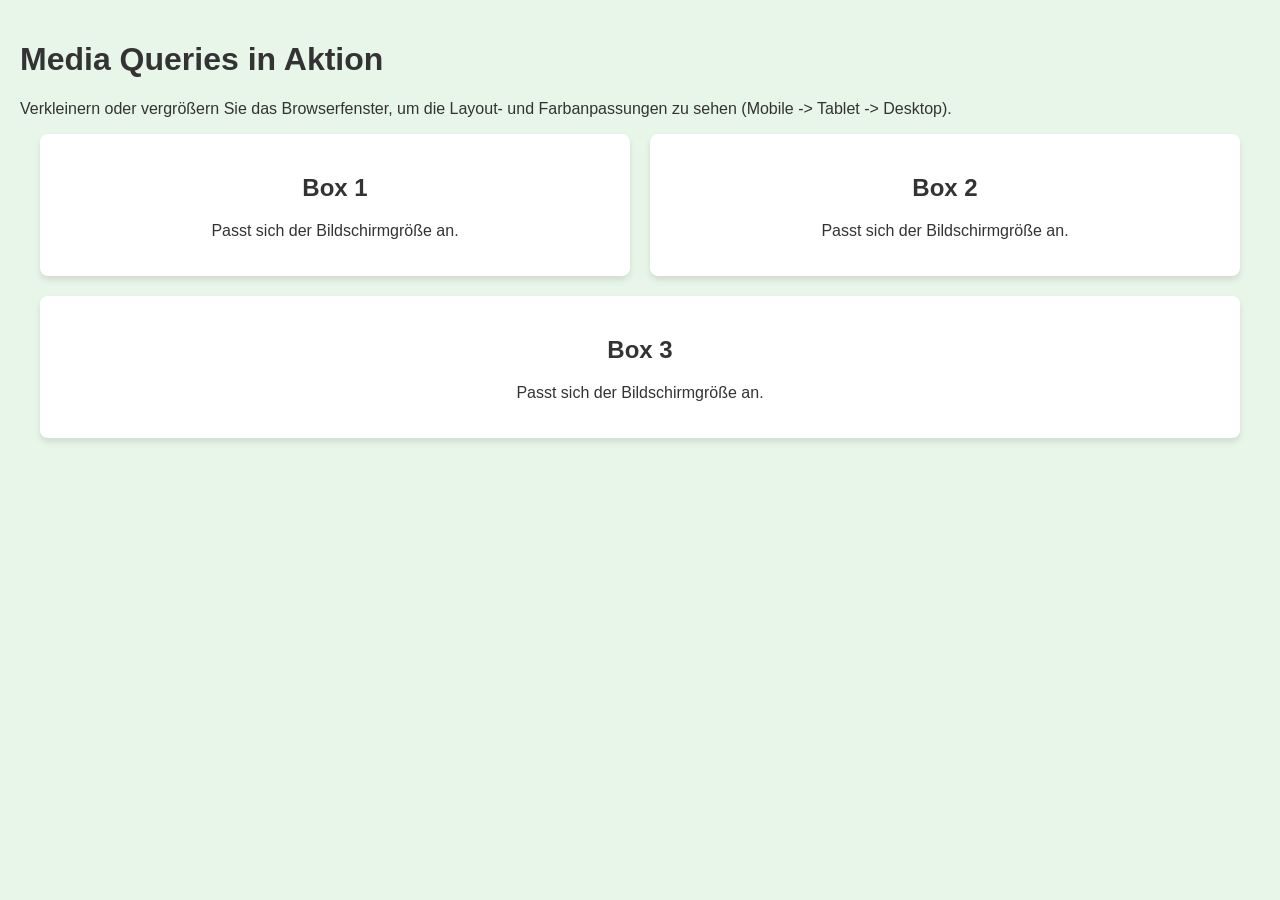
<file: Samples/Media Querie/index.html>
<!DOCTYPE html>
<html lang="de">
<head>
    <meta charset="UTF-8">
    <meta name="viewport" content="width=device-width, initial-scale=1.0">
    <title>CSS Media Queries Beispiel</title>
    <style>
        body {
            font-family: Arial, sans-serif;
            margin: 0;
            padding: 20px;
            background-color: #f4f4f9;
            color: #333;
            transition: background-color 0.3s ease;
        }
        
        .container {
            display: flex;
            flex-wrap: wrap;
            gap: 20px;
            max-width: 1200px;
            margin: 0 auto;
        }

        .box {
            background-color: #fff;
            padding: 20px;
            border-radius: 8px;
            box-shadow: 0 4px 6px rgba(0,0,0,0.1);
            flex: 1 1 100%; /* Standard: 1 Spalte auf Mobile */
            text-align: center;
        }

        /* --- Media Queries --- */

        /* Tablet (ab 600px Breite) */
        @media screen and (min-width: 600px) {
            body {
                background-color: #e3f2fd; /* Hellblau */
            }
            .box {
                flex: 1 1 calc(50% - 20px); /* 2 Spalten */
            }
        }

        /* Desktop (ab 900px Breite) */
        @media screen and (min-width: 900px) {
            body {
                background-color: #e8f5e9; /* Hellgrün */
            }
            .box {
                flex: 1 1 calc(33.333% - 20px); /* 3 Spalten */
            }
        }
    </style>
</head>
<body>
    <h1>Media Queries in Aktion</h1>
    <p>Verkleinern oder vergrößern Sie das Browserfenster, um die Layout- und Farbanpassungen zu sehen (Mobile -> Tablet -> Desktop).</p>
    
    <div class="container">
        <div class="box">
            <h2>Box 1</h2>
            <p>Passt sich der Bildschirmgröße an.</p>
        </div>
        <div class="box">
            <h2>Box 2</h2>
            <p>Passt sich der Bildschirmgröße an.</p>
        </div>
        <div class="box">
            <h2>Box 3</h2>
            <p>Passt sich der Bildschirmgröße an.</p>
        </div>
    </div>
</body>
</html>
</file>
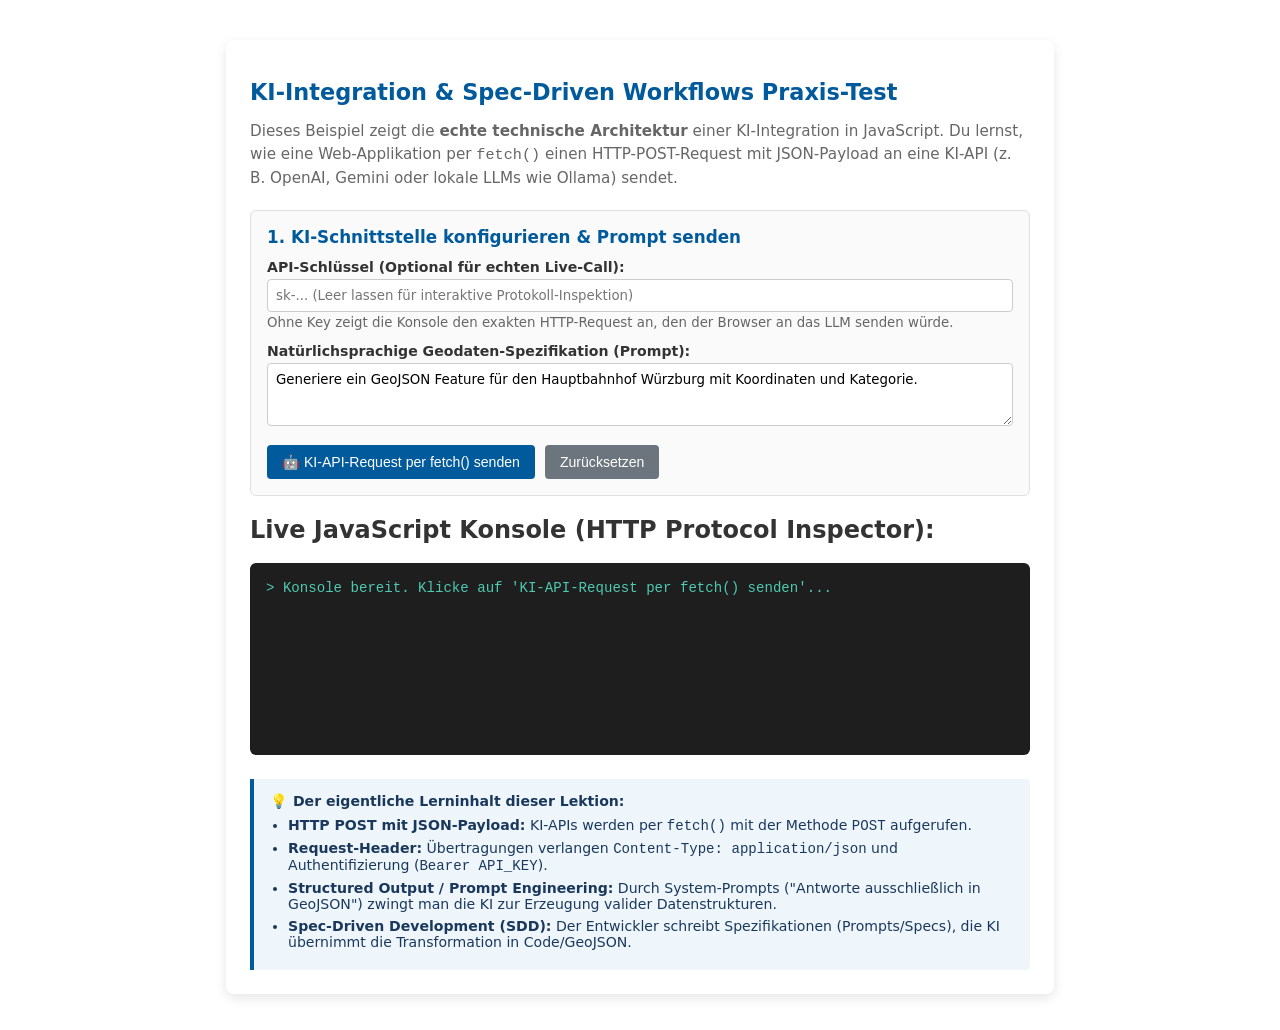
<file: Samples/JS/ai-integration-demo.html>
<!DOCTYPE html>
<html lang="de">
<head>
    <meta charset="UTF-8">
    <meta name="viewport" content="width=device-width, initial-scale=1.0">
    <title>KI-Integration & Spec-Driven Development Demo</title>
    <style>
        body {
            font-family: system-ui, -apple-system, BlinkMacSystemFont, 'Segoe UI', Roboto, sans-serif;
            background-color: #f4f6f9;
            color: #333;
            max-width: 780px;
            margin: 40px auto;
            padding: 24px;
            background: #ffffff;
            border-radius: 8px;
            box-shadow: 0 4px 12px rgba(0,0,0,0.1);
        }
        h1 { color: #005a9c; font-size: 1.4rem; margin-bottom: 8px; }
        p.description { color: #666; font-size: 0.95rem; margin-bottom: 20px; line-height: 1.5; }
        
        .demo-section {
            border: 1px solid #e0e0e0;
            border-radius: 6px;
            padding: 16px;
            margin-bottom: 20px;
            background: #fafafa;
        }
        .demo-section h2 { font-size: 1.05rem; color: #005a9c; margin-top: 0; margin-bottom: 12px; }

        .form-group { margin-bottom: 12px; }
        .form-group label { display: block; font-size: 0.88rem; margin-bottom: 4px; font-weight: bold; }
        .form-group textarea, .form-group input {
            width: 100%;
            padding: 8px;
            border: 1px solid #ccc;
            border-radius: 4px;
            box-sizing: border-box;
            font-family: inherit;
        }

        .button-group { display: flex; gap: 10px; flex-wrap: wrap; margin-top: 15px; }
        button {
            background: #005a9c;
            color: white;
            border: none;
            padding: 9px 15px;
            font-size: 0.88rem;
            border-radius: 4px;
            cursor: pointer;
            transition: background 0.2s;
            font-weight: 500;
        }
        button:hover { background: #004070; }
        button.secondary { background: #6c757d; }
        button.secondary:hover { background: #5a6268; }

        .ai-card {
            background: white;
            border: 1px solid #d0e2f3;
            border-left: 4px solid #005a9c;
            padding: 14px;
            border-radius: 4px;
            margin-top: 12px;
        }

        .console-output {
            background: #1e1e1e;
            color: #4ec9b0;
            font-family: 'Consolas', 'Courier New', monospace;
            padding: 16px;
            border-radius: 6px;
            min-height: 160px;
            font-size: 0.88rem;
            white-space: pre-wrap;
            line-height: 1.4;
        }
        .info-box {
            background: #eef6fc;
            border-left: 4px solid #005a9c;
            padding: 14px 16px;
            font-size: 0.88rem;
            color: #1a385c;
            border-radius: 0 4px 4px 0;
            margin-top: 24px;
        }
        .info-box ul { margin: 8px 0 0 18px; padding: 0; }
        .info-box li { margin-bottom: 6px; }

        .http-preview {
            background: #2d3748;
            color: #e2e8f0;
            padding: 12px;
            border-radius: 6px;
            font-family: monospace;
            font-size: 0.82rem;
            margin-top: 10px;
            overflow-x: auto;
        }
    </style>
</head>
<body>

    <h1>KI-Integration &amp; Spec-Driven Workflows Praxis-Test</h1>
    <p class="description">
        Dieses Beispiel zeigt die <strong>echte technische Architektur</strong> einer KI-Integration in JavaScript.
        Du lernst, wie eine Web-Applikation per <code>fetch()</code> einen HTTP-POST-Request mit JSON-Payload an eine 
        KI-API (z. B. OpenAI, Gemini oder lokale LLMs wie Ollama) sendet.
    </p>

    <!-- Testbereich: KI-Spezifikation eingeben -->
    <div class="demo-section">
        <h2>1. KI-Schnittstelle konfigurieren &amp; Prompt senden</h2>
        
        <div class="form-group">
            <label for="aiApiKey">API-Schlüssel (Optional für echten Live-Call):</label>
            <input type="password" id="aiApiKey" placeholder="sk-... (Leer lassen für interaktive Protokoll-Inspektion)">
            <small style="color: #666;">Ohne Key zeigt die Konsole den exakten HTTP-Request an, den der Browser an das LLM senden würde.</small>
        </div>

        <div class="form-group">
            <label for="aiPrompt">Natürlichsprachige Geodaten-Spezifikation (Prompt):</label>
            <textarea id="aiPrompt" rows="3">Generiere ein GeoJSON Feature für den Hauptbahnhof Würzburg mit Koordinaten und Kategorie.</textarea>
        </div>

        <div class="button-group">
            <button id="btnRunAi">🤖 KI-API-Request per fetch() senden</button>
            <button id="btnClear" class="secondary">Zurücksetzen</button>
        </div>

        <div id="aiResult" class="ai-card" style="display: none;">
            <!-- KI-Ergebnis wird hier eingefügt -->
        </div>
    </div>

    <!-- Live Console Output -->
    <h2>Live JavaScript Konsole (HTTP Protocol Inspector):</h2>
    <div id="consoleLog" class="console-output">> Konsole bereit. Klicke auf 'KI-API-Request per fetch() senden'...</div>

    <div class="info-box">
        <strong>💡 Der eigentliche Lerninhalt dieser Lektion:</strong>
        <ul>
            <li><strong>HTTP POST mit JSON-Payload:</strong> KI-APIs werden per <code>fetch()</code> mit der Methode <code>POST</code> aufgerufen.</li>
            <li><strong>Request-Header:</strong> Übertragungen verlangen <code>Content-Type: application/json</code> und Authentifizierung (<code>Bearer API_KEY</code>).</li>
            <li><strong>Structured Output / Prompt Engineering:</strong> Durch System-Prompts ("Antworte ausschließlich in GeoJSON") zwingt man die KI zur Erzeugung valider Datenstrukturen.</li>
            <li><strong>Spec-Driven Development (SDD):</strong> Der Entwickler schreibt Spezifikationen (Prompts/Specs), die KI übernimmt die Transformation in Code/GeoJSON.</li>
        </ul>
    </div>

    <script>
        // ==========================================================================
        // HILFSFUNKTIONEN FÜR KONSOLE UND ANZEIGE
        // ==========================================================================
        const consoleLog = document.getElementById('consoleLog');
        const aiResult = document.getElementById('aiResult');

        function log(message) {
            consoleLog.textContent += '\n> ' + message;
            consoleLog.scrollTop = consoleLog.scrollHeight;
        }

        function clearLog() {
            consoleLog.textContent = '> Konsole geleert.';
        }


        /* ==========================================================================
           ECHTE ARCHITEKTUR EINES KI-API-CALLS IN JAVASCRIPT (fetch + POST)
           ========================================================================== */

        const btnRunAi = document.getElementById('btnRunAi');
        const btnClear = document.getElementById('btnClear');

        /**
         * Hauptfunktion: Zeigt das echte Konzept der KI-API-Anbindung in JS
         * 
         * @param {string} userPrompt - Die natürlichsprachige Anfrage an die KI
         * @param {string} apiKey - Der API-Schlüssel (falls vorhanden)
         */
        async function rufeKiApiAuf(userPrompt, apiKey) {
            clearLog();
            aiResult.style.display = 'none';

            log(`[1. INITIALISIERUNG] Starte KI-Anfrage für Prompt: "${userPrompt}"`);

            // SCHRITT 1: API-Endpoint definieren (z. B. OpenAI / Gemini / Lokales LLM)
            const apiEndpoint = "https://api.openai.com/v1/chat/completions";

            // SCHRITT 2: Request-Payload (JSON-Struktur für das LLM) aufbauen
            // System-Instruction zwingt die KI dazu, im GeoJSON-Format zu antworten!
            const requestPayload = {
                model: "gpt-4o-mini",
                messages: [
                    {
                        role: "system",
                        content: "Du bist ein GIS-Assistent. Antworte AUSSCHLIESSLICH mit einem validen GeoJSON-Feature (JSON)."
                    },
                    {
                        role: "user",
                        content: userPrompt
                    }
                ],
                temperature: 0.2
            };

            log(`[2. HTTP POST PAYLOAD ERSTELLT] Serialisiere Daten mit JSON.stringify():`);
            log(JSON.stringify(requestPayload, null, 2));

            // SCHRITT 3: Prüfen, ob ein echter Live-Key vorliegt oder der Protokoll-Inspector läuft
            if (apiKey && apiKey.startsWith("sk-")) {
                log(`[3. NETWORK REQUEST] Sende echtes fetch() an '${apiEndpoint}'...`);
                try {
                    // Echter fetch() Aufruf an die KI-Schnittstelle
                    const response = await fetch(apiEndpoint, {
                        method: "POST",
                        headers: {
                            "Content-Type": "application/json",
                            "Authorization": `Bearer ${apiKey}`
                        },
                        body: JSON.stringify(requestPayload)
                    });

                    if (!response.ok) {
                        throw new Error(`KI-API Fehler! Status: ${response.status}`);
                    }

                    const resultData = await response.json();
                    const aiText = resultData.choices[0].message.content;
                    const parsedGeoJson = JSON.parse(aiText);
                    
                    log(`[4. LIVE RESPONSE EMPFANGEN] Echte KI-Antwort erfolgreich geparst!`);
                    zeigeErgebnisAn(parsedGeoJson);

                } catch (err) {
                    log(`[FEHLER] API-Aufruf fehlgeschlagen: ${err.message}`);
                }
            } else {
                // Lernmodus / Inspektionsmodus (ohne Kosten / Key)
                log(`[3. INSPEKTIONS-MODUS] Kein API-Key eingegeben.`);
                log(`-> Der Browser hätte folgenden HTTP-Header gesendet:`);
                log(`   Headers: { 'Content-Type': 'application/json', 'Authorization': 'Bearer <YOUR_API_KEY>' }`);
                log(`-> Simuliere eintreffende GeoJSON-Antwort des LLM nach der Verarbeitung...`);

                await new Promise(resolve => setTimeout(resolve, 800));

                // Erzeugtes GeoJSON-Ergebnis zur Veranschaulichung im DOM
                const simulatedGeoJson = {
                    type: "Feature",
                    properties: {
                        name: "Würzburg Hauptbahnhof",
                        kategorie: "Verkehrsknotenpunkt / Bahnhof",
                        stadt: "Würzburg",
                        prompt: userPrompt
                    },
                    geometry: {
                        type: "Point",
                        coordinates: [9.935, 49.801]
                    }
                };

                log(`[4. LLM PARSING] GeoJSON-String der KI per JSON.parse() in JS-Objekt konvertiert.`);
                zeigeErgebnisAn(simulatedGeoJson);
            }
        }

        /**
         * Hilfsfunktion zum Rendern des GeoJSON-Objekts im HTML-DOM
         */
        function zeigeErgebnisAn(geoJsonObj) {
            aiResult.innerHTML = `
                <h3 style="margin-top: 0; color: #005a9c;">✨ KI-generiertes GeoJSON-Ergebnis</h3>
                <p><strong>Name:</strong> ${geoJsonObj.properties.name}</p>
                <p><strong>Kategorie:</strong> ${geoJsonObj.properties.kategorie}</p>
                <p><strong>Koordinaten:</strong> <code>[${geoJsonObj.geometry.coordinates[0]}, ${geoJsonObj.geometry.coordinates[1]}]</code></p>
                <details style="margin-top: 10px;">
                    <summary style="cursor: pointer; font-size: 0.85rem; color: #005a9c;">Quellcode der KI-Antwort anzeigen</summary>
                    <pre style="background: #2d3748; color: #e2e8f0; padding: 10px; border-radius: 4px; font-size: 0.8rem; margin-top: 6px;">${JSON.stringify(geoJsonObj, null, 2)}</pre>
                </details>
            `;
            aiResult.style.display = 'block';
        }

        // Event-Listener: KI-Button
        btnRunAi.addEventListener('click', () => {
            const prompt = document.getElementById('aiPrompt').value.trim();
            const key = document.getElementById('aiApiKey').value.trim();
            if (prompt) {
                rufeKiApiAuf(prompt, key);
            } else {
                alert('Bitte einen Prompt eingeben!');
            }
        });

        // Event-Listener: Zurücksetzen
        btnClear.addEventListener('click', () => {
            clearLog();
            aiResult.style.display = 'none';
        });
    </script>
</body>
</html>
</file>
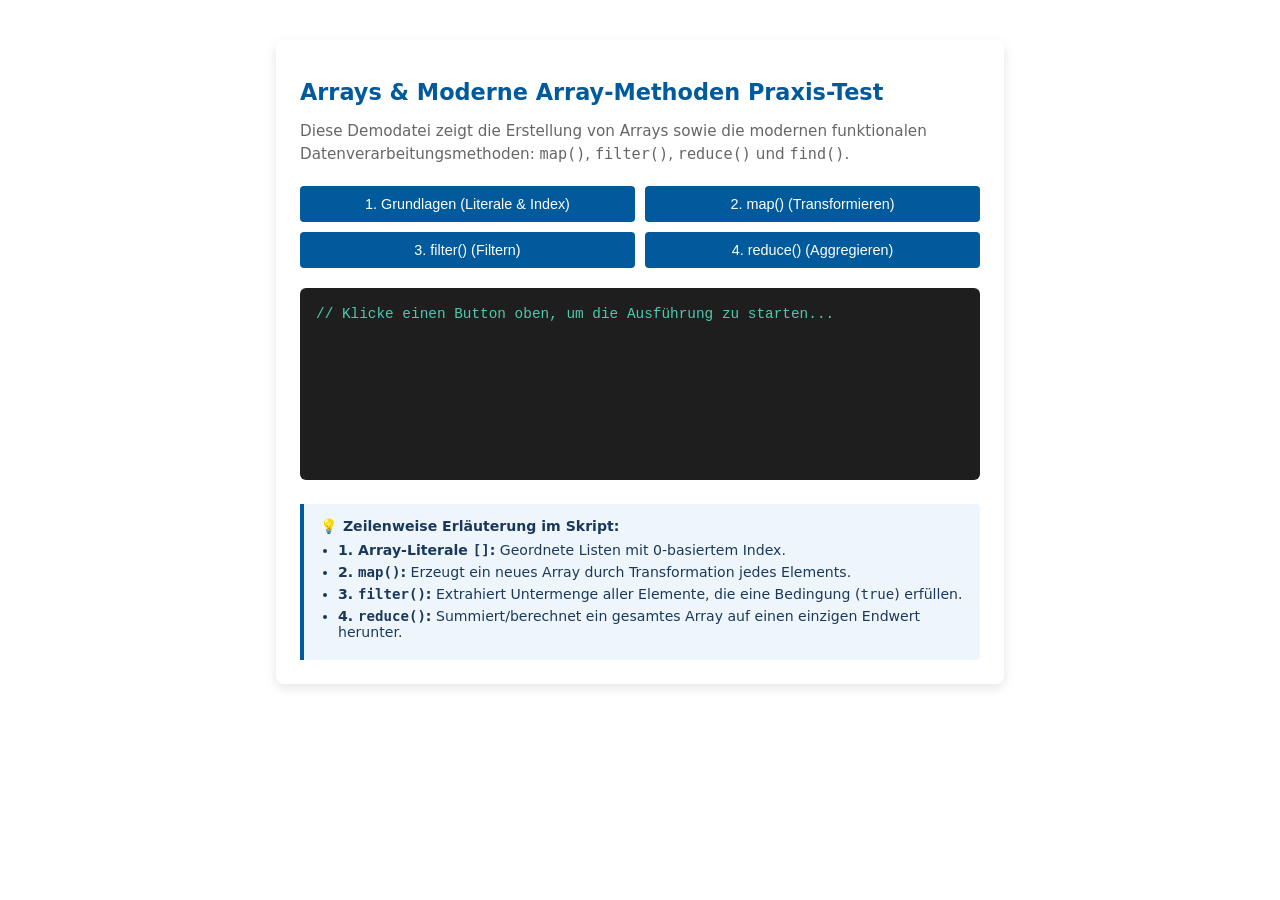
<file: Samples/JS/arrays-demo.html>
<!DOCTYPE html>
<html lang="de">
<head>
    <meta charset="UTF-8">
    <meta name="viewport" content="width=device-width, initial-scale=1.0">
    <title>Arrays & Moderne Array-Methoden Demo</title>
    <style>
        body {
            font-family: system-ui, -apple-system, BlinkMacSystemFont, 'Segoe UI', Roboto, sans-serif;
            background-color: #f4f6f9;
            color: #333;
            max-width: 680px;
            margin: 40px auto;
            padding: 24px;
            background: #ffffff;
            border-radius: 8px;
            box-shadow: 0 4px 12px rgba(0,0,0,0.1);
        }
        h1 { color: #005a9c; font-size: 1.4rem; margin-bottom: 8px; }
        p.description { color: #666; font-size: 0.95rem; margin-bottom: 20px; line-height: 1.5; }
        .button-grid { display: grid; grid-template-columns: 1fr 1fr; gap: 10px; margin-bottom: 20px; }
        button { background: #005a9c; color: white; border: none; padding: 10px 12px; font-size: 0.9rem; border-radius: 4px; cursor: pointer; text-align: center; font-weight: 500; transition: background 0.2s; }
        button:hover { background: #004070; }
        .console-output { background: #1e1e1e; color: #4ec9b0; font-family: 'Consolas', 'Courier New', monospace; padding: 16px; border-radius: 6px; min-height: 160px; font-size: 0.9rem; white-space: pre-wrap; line-height: 1.4; }
        .info-box { background: #eef6fc; border-left: 4px solid #005a9c; padding: 14px 16px; font-size: 0.88rem; color: #1a385c; border-radius: 0 4px 4px 0; margin-top: 24px; }
        .info-box ul { margin: 8px 0 0 18px; padding: 0; }
        .info-box li { margin-bottom: 6px; }
    </style>
</head>
<body>

    <h1>Arrays & Moderne Array-Methoden Praxis-Test</h1>
    <p class="description">
        Diese Demodatei zeigt die Erstellung von Arrays sowie die modernen funktionalen Datenverarbeitungsmethoden:
        <code>map()</code>, <code>filter()</code>, <code>reduce()</code> und <code>find()</code>.
    </p>

    <div class="button-grid">
        <button id="btnBasics">1. Grundlagen (Literale & Index)</button>
        <button id="btnMap">2. map() (Transformieren)</button>
        <button id="btnFilter">3. filter() (Filtern)</button>
        <button id="btnReduce">4. reduce() (Aggregieren)</button>
    </div>

    <div id="output" class="console-output">// Klicke einen Button oben, um die Ausführung zu starten...</div>

    <div class="info-box">
        <strong>💡 Zeilenweise Erläuterung im Skript:</strong>
        <ul>
            <li><strong>1. Array-Literale <code>[]</code>:</strong> Geordnete Listen mit 0-basiertem Index.</li>
            <li><strong>2. <code>map()</code>:</strong> Erzeugt ein neues Array durch Transformation jedes Elements.</li>
            <li><strong>3. <code>filter()</code>:</strong> Extrahiert Untermenge aller Elemente, die eine Bedingung (<code>true</code>) erfüllen.</li>
            <li><strong>4. <code>reduce()</code>:</strong> Summiert/berechnet ein gesamtes Array auf einen einzigen Endwert herunter.</li>
        </ul>
    </div>

    <script>
        // Referenz auf das Ausgabefeld im DOM holen
        const output = document.getElementById('output');

        // Hilfsfunktion: Hängt Text mit Zeilenumbruch an das Terminal-Feld an
        function log(text) { output.innerText += text + "\n"; }

        // Hilfsfunktion: Leert das Terminal-Feld vor jedem neuen Test
        function clearLog() { output.innerText = ""; }


        /* ==========================================================================
           ABSCHNITT 1: ARRAY-ERSTELLUNG (LITERAL []) UND INDEX-ZUGRIFF
           ========================================================================== */

        // Zeile 1: Erstellung eines Arrays 'staedte' mittels Best-Practice-Array-Literal []
        const staedte = ["Würzburg", "Nürnberg", "München", "Bamberg"];

        document.getElementById('btnBasics').addEventListener('click', () => {
            clearLog();
            log("=== 1. Array-Grundlagen & Index-Zugriff ===");
            
            // Zeile: 0-basierter Index (Erstes Element ist staedte[0])
            log(`Erstes Element (staedte[0]):       ${staedte[0]}`);
            log(`Zweites Element (staedte[1]):      ${staedte[1]}`);
            
            // Zeile: .length Eigenschaft liefert die Gesamtzahl der Elemente
            log(`Anzahl Elemente (staedte.length):   ${staedte.length}`);
            
            // Zeile: Letztes Element dynamisch mit staedte[staedte.length - 1] ermitteln
            log(`Letztes Element:                   ${staedte[staedte.length - 1]}`);
        });


        /* ==========================================================================
           ABSCHNITT 2: MODERNE METHODE .map() (TRANSFORMIEREN)
           ========================================================================== */

        // Ausgangsdaten: Array von Produkte-Objekten
        const produkte = [
            { id: 1, name: "GPS-Gerät", nettoPreis: 100 },
            { id: 2, name: "Kartierblock", nettoPreis: 15 },
            { id: 3, name: "Kompastasche", nettoPreis: 25 },
            { id: 4, name: "Drohne", nettoPreis: 500 }
        ];

        document.getElementById('btnMap').addEventListener('click', () => {
            clearLog();
            log("=== 2. Array.map() (Transformieren) ===");
            log("// .map() erzeugt ein neues Array durch Anwenden einer Funktion auf jedes Element:\n");

            // Zeile: .map() durchläuft jedes Produkt und berechnet den Brutto-Preis (inkl. 19% MwSt.)
            const bruttoPreise = produkte.map(item => `${item.name}: ${(item.nettoPreis * 1.19).toFixed(2)} €`);

            // Ausgabe des neuen transformierten Arrays
            bruttoPreise.forEach(eintrag => log("➔ " + eintrag));
        });


        /* ==========================================================================
           ABSCHNITT 3: MODERNE METHODE .filter() (FILTERN)
           ========================================================================== */

        document.getElementById('btnFilter').addEventListener('click', () => {
            clearLog();
            log("=== 3. Array.filter() (Gezieltes Filtern) ===");
            log("// .filter() behält nur Elemente, bei denen die Prüffunktion 'true' zurückgibt:\n");

            // Zeile: Filtere alle Produkte mit einem Netto-Preis unter 50 €
            const guenstigeProdukte = produkte.filter(p => p.nettoPreis < 50);

            // Ausgabe der gefilterten Objekte
            guenstigeProdukte.forEach(p => log(`➔ ${p.name} (${p.nettoPreis} €)`));
            log(`\nAnzahl gefilterte Treffer: ${guenstigeProdukte.length}`);
        });


        /* ==========================================================================
           ABSCHNITT 4: MODERNE METHODE .reduce() (AGGREGIEREN)
           ========================================================================== */

        document.getElementById('btnReduce').addEventListener('click', () => {
            clearLog();
            log("=== 4. Array.reduce() (Gesamtsumme berechnen) ===");
            log("// .reduce() addiert das gesamte Array Schritt für Schritt auf 1 Gesamtwert herunter:\n");

            // Zeile: .reduce(akkumulator, aktuellesElement) mit Startwert 0
            // In jedem Schritt wird p.nettoPreis zur laufenden 'summe' hinzuaddiert.
            const gesamtSummeNetto = produkte.reduce((summe, p) => summe + p.nettoPreis, 0);

            log(`Gesamtpreis aller ${produkte.length} Produkte (Netto): ${gesamtSummeNetto.toFixed(2)} €`);
            log(`Gesamtpreis aller Produkte (Brutto 19%):   ${(gesamtSummeNetto * 1.19).toFixed(2)} €`);
        });
    </script>

</body>
</html>
</file>
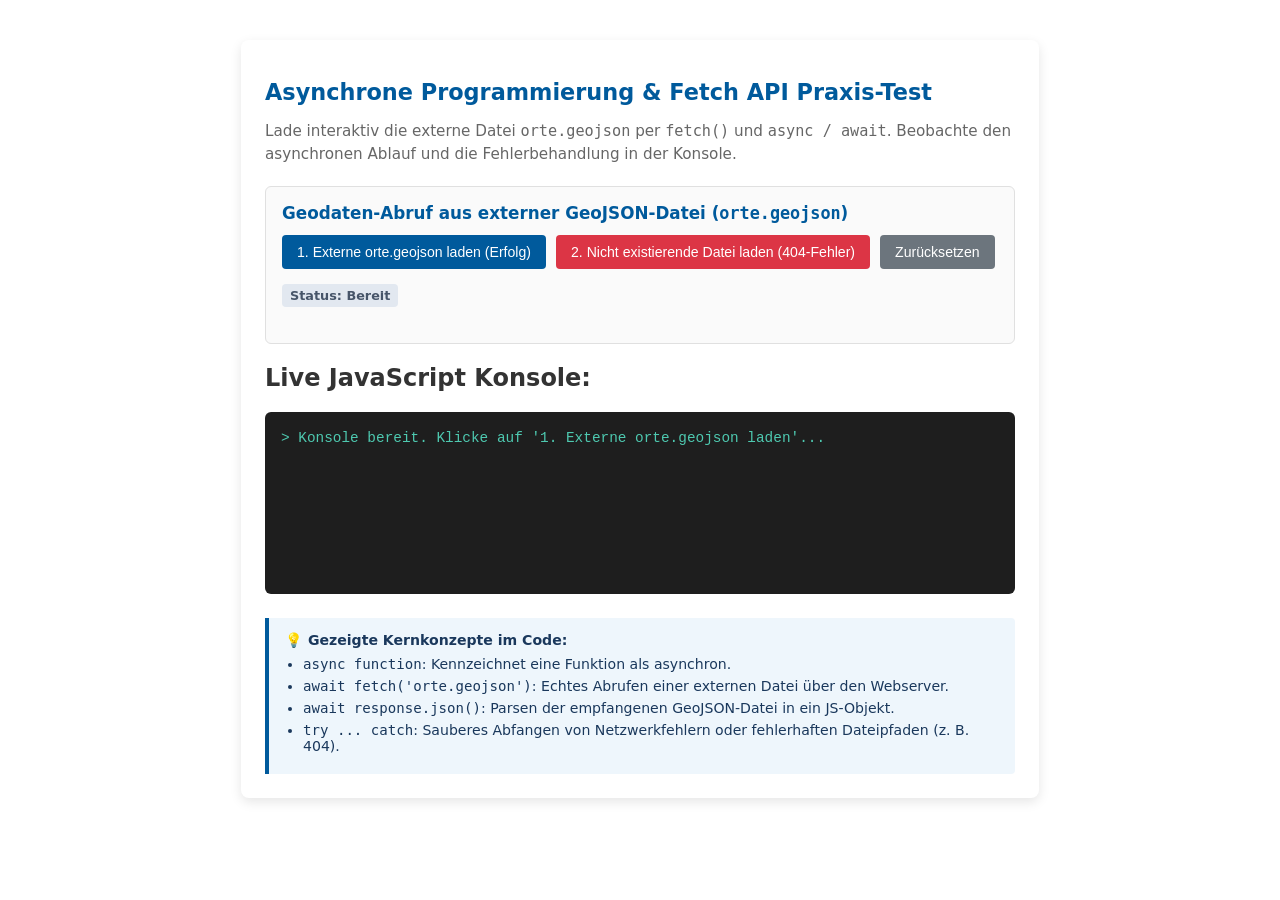
<file: Samples/JS/async-fetch-demo.html>
<!DOCTYPE html>
<html lang="de">
<head>
    <meta charset="UTF-8">
    <meta name="viewport" content="width=device-width, initial-scale=1.0">
    <title>Asynchrone Programmierung & Fetch API Demo</title>
    <style>
        body {
            font-family: system-ui, -apple-system, BlinkMacSystemFont, 'Segoe UI', Roboto, sans-serif;
            background-color: #f4f6f9;
            color: #333;
            max-width: 750px;
            margin: 40px auto;
            padding: 24px;
            background: #ffffff;
            border-radius: 8px;
            box-shadow: 0 4px 12px rgba(0,0,0,0.1);
        }
        h1 { color: #005a9c; font-size: 1.4rem; margin-bottom: 8px; }
        p.description { color: #666; font-size: 0.95rem; margin-bottom: 20px; line-height: 1.5; }
        
        .demo-section {
            border: 1px solid #e0e0e0;
            border-radius: 6px;
            padding: 16px;
            margin-bottom: 20px;
            background: #fafafa;
        }
        .demo-section h2 { font-size: 1.05rem; color: #005a9c; margin-top: 0; margin-bottom: 12px; }

        .button-group { display: flex; gap: 10px; flex-wrap: wrap; margin-bottom: 15px; }
        button {
            background: #005a9c;
            color: white;
            border: none;
            padding: 9px 15px;
            font-size: 0.88rem;
            border-radius: 4px;
            cursor: pointer;
            transition: background 0.2s;
            font-weight: 500;
        }
        button:hover { background: #004070; }
        button.secondary { background: #6c757d; }
        button.secondary:hover { background: #5a6268; }
        button.danger { background: #dc3545; }
        button.danger:hover { background: #bd2130; }

        /* Geodaten-Anzeige */
        .geo-card-container { display: grid; grid-template-columns: repeat(auto-fill, minmax(200px, 1fr)); gap: 10px; margin-top: 10px; }
        .geo-card {
            background: white;
            border: 1px solid #cce0f0;
            padding: 12px;
            border-radius: 6px;
            box-shadow: 0 2px 4px rgba(0,0,0,0.04);
        }
        .geo-card h3 { margin: 0 0 6px 0; font-size: 0.95rem; color: #005a9c; }
        .geo-card p { margin: 2px 0; font-size: 0.82rem; color: #555; }
        .geo-card .coords { font-family: monospace; color: #2b78e4; font-weight: bold; }

        .console-output {
            background: #1e1e1e;
            color: #4ec9b0;
            font-family: 'Consolas', 'Courier New', monospace;
            padding: 16px;
            border-radius: 6px;
            min-height: 150px;
            font-size: 0.9rem;
            white-space: pre-wrap;
            line-height: 1.4;
        }
        .info-box {
            background: #eef6fc;
            border-left: 4px solid #005a9c;
            padding: 14px 16px;
            font-size: 0.88rem;
            color: #1a385c;
            border-radius: 0 4px 4px 0;
            margin-top: 24px;
        }
        .info-box ul { margin: 8px 0 0 18px; padding: 0; }
        .info-box li { margin-bottom: 6px; }

        .status-badge {
            display: inline-block;
            padding: 4px 8px;
            border-radius: 4px;
            font-size: 0.8rem;
            font-weight: bold;
            margin-bottom: 10px;
        }
        .status-idle { background: #e2e8f0; color: #475569; }
        .status-loading { background: #fef08a; color: #854d0e; }
        .status-success { background: #bbf7d0; color: #166534; }
        .status-error { background: #fecaca; color: #991b1b; }
    </style>
</head>
<body>

    <h1>Asynchrone Programmierung & Fetch API Praxis-Test</h1>
    <p class="description">
        Lade interaktiv die externe Datei <code>orte.geojson</code> per <code>fetch()</code> und <code>async / await</code>.
        Beobachte den asynchronen Ablauf und die Fehlerbehandlung in der Konsole.
    </p>

    <!-- Testbereich: Externe Geodaten abrufen -->
    <div class="demo-section">
        <h2>Geodaten-Abruf aus externer GeoJSON-Datei (<code>orte.geojson</code>)</h2>
        <div class="button-group">
            <button id="btnFetchGeo">1. Externe orte.geojson laden (Erfolg)</button>
            <button id="btnFetchError" class="danger">2. Nicht existierende Datei laden (404-Fehler)</button>
            <button id="btnClear" class="secondary">Zurücksetzen</button>
        </div>

        <div id="statusBadge" class="status-badge status-idle">Status: Bereit</div>
        
        <div id="geoContainer" class="geo-card-container">
            <!-- Dynamisch geladene Geodaten werden hier eingefügt -->
        </div>
    </div>

    <!-- Live Console Output -->
    <h2>Live JavaScript Konsole:</h2>
    <div id="consoleLog" class="console-output">> Konsole bereit. Klicke auf '1. Externe orte.geojson laden'...</div>

    <div class="info-box">
        <strong>💡 Gezeigte Kernkonzepte im Code:</strong>
        <ul>
            <li><code>async function</code>: Kennzeichnet eine Funktion als asynchron.</li>
            <li><code>await fetch('orte.geojson')</code>: Echtes Abrufen einer externen Datei über den Webserver.</li>
            <li><code>await response.json()</code>: Parsen der empfangenen GeoJSON-Datei in ein JS-Objekt.</li>
            <li><code>try ... catch</code>: Sauberes Abfangen von Netzwerkfehlern oder fehlerhaften Dateipfaden (z. B. 404).</li>
        </ul>
    </div>

    <script>
        // ==========================================================================
        // HILFSFUNKTIONEN FÜR KONSOLE UND STATUS-ANZEIGE
        // ==========================================================================
        const consoleLog = document.getElementById('consoleLog');
        const statusBadge = document.getElementById('statusBadge');
        const geoContainer = document.getElementById('geoContainer');

        function log(message) {
            consoleLog.textContent += '\n> ' + message;
            consoleLog.scrollTop = consoleLog.scrollHeight;
        }

        function clearLog() {
            consoleLog.textContent = '> Konsole geleert.';
        }

        function setStatus(text, typeClass) {
            statusBadge.textContent = 'Status: ' + text;
            statusBadge.className = 'status-badge ' + typeClass;
        }


        /* ==========================================================================
           ASYNCHRONE GEODATEN-FUNKTION (fetch + async / await + try/catch)
           ========================================================================== */

        /**
         * Hauptfunktion zum asynchronen Abrufen von Geodaten aus einer externen Datei.
         * Das Schlüsselwort 'async' kennzeichnet die Funktion als asynchron.
         * 
         * @param {string} url - Der Pfad bzw. die URL zur externen JSON/GeoJSON-Datei
         */
        async function ladeGeodaten(url) {
            clearLog();
            geoContainer.innerHTML = '';
            setStatus('Lade externe Geodaten...', 'status-loading');
            
            log(`[START] Asynchrone Anfrage per fetch('${url}') gestartet...`);

            // try ... catch fängt Netzwerk- oder Verarbeitungsfehler sauber ab
            try {
                // SCHRITT 1: HTTP-Anfrage an den Server / das Dateisystem senden (fetch)
                // 'await' pausiert die Funktion an dieser Stelle, bis die HTTP-Antwort eintrifft,
                // OHNE die Webseite oder das UI zu blockieren!
                const response = await fetch(url);

                log(`[RESPONSE EMPFANGEN] HTTP Status: ${response.status} (${response.statusText})`);

                // Prüfen, ob die Datei gefunden wurde und der Server HTTP-Status 200 (OK) zurückgibt
                if (!response.ok) {
                    throw new Error(`HTTP-Fehler! Datei nicht gefunden oder Server-Fehler (Statuscode: ${response.status})`);
                }

                // SCHRITT 2: Textinhalt der GeoJSON-Datei in ein JS-Objekt umwandeln
                // Das Parsen des JSON-Strings geschieht ebenfalls asynchron per 'await'
                const geoData = await response.json();
                
                log(`[JSON GEPARST] ${geoData.features.length} GeoJSON Features aus '${url}' geladen.`);
                setStatus('Erfolgreich geladen', 'status-success');

                // SCHRITT 3: Empfangene Geodaten dynamisch im DOM darstellen
                rendereGeodaten(geoData);

            } catch (error) {
                // Bei Fehlern (z.B. 404 Datei nicht gefunden oder CORS-Sperre ohne Webserver) wird catch ausgeführt
                log(`[FEHLER ABGEFANGEN] ${error.message}`);
                setStatus('Fehler beim Laden!', 'status-error');
            }
        }


        /**
         * Hilfsfunktion zum Rendern der empfangenen GeoJSON-Features in HTML-Karten
         */
        function rendereGeodaten(geoData) {
            geoData.features.forEach(feature => {
                const props = feature.properties;
                const coords = feature.geometry.coordinates; // [lng, lat]

                const cardHtml = `
                    <div class="geo-card">
                        <h3>📍 ${props.name}</h3>
                        <p><strong>Kategorie:</strong> ${props.kategorie}</p>
                        <p><strong>Stadt:</strong> ${props.stadt}</p>
                        <p class="coords">Lng: ${coords[0]} | Lat: ${coords[1]}</p>
                    </div>
                `;
                geoContainer.insertAdjacentHTML('beforeend', cardHtml);
            });
            log(`[DOM-UPDATED] ${geoData.features.length} Karten im HTML gerendert.`);
        }


        /* ==========================================================================
           EVENT-LISTENER FÜR DIE STEUERUNGS-BUTTONS
           ========================================================================== */

        // Button 1: Erfolgreicher Abruf der externen Datei orte.geojson
        document.getElementById('btnFetchGeo').addEventListener('click', () => {
            ladeGeodaten('orte.geojson');
        });

        // Button 2: Fehlerhafter Aufruf an eine nicht existierende Datei (404 Test)
        document.getElementById('btnFetchError').addEventListener('click', () => {
            ladeGeodaten('nicht-existierende-datei.json');
        });

        // Button 3: Zurücksetzen
        document.getElementById('btnClear').addEventListener('click', () => {
            clearLog();
            geoContainer.innerHTML = '';
            setStatus('Bereit', 'status-idle');
        });
    </script>
</body>
</html>
</file>
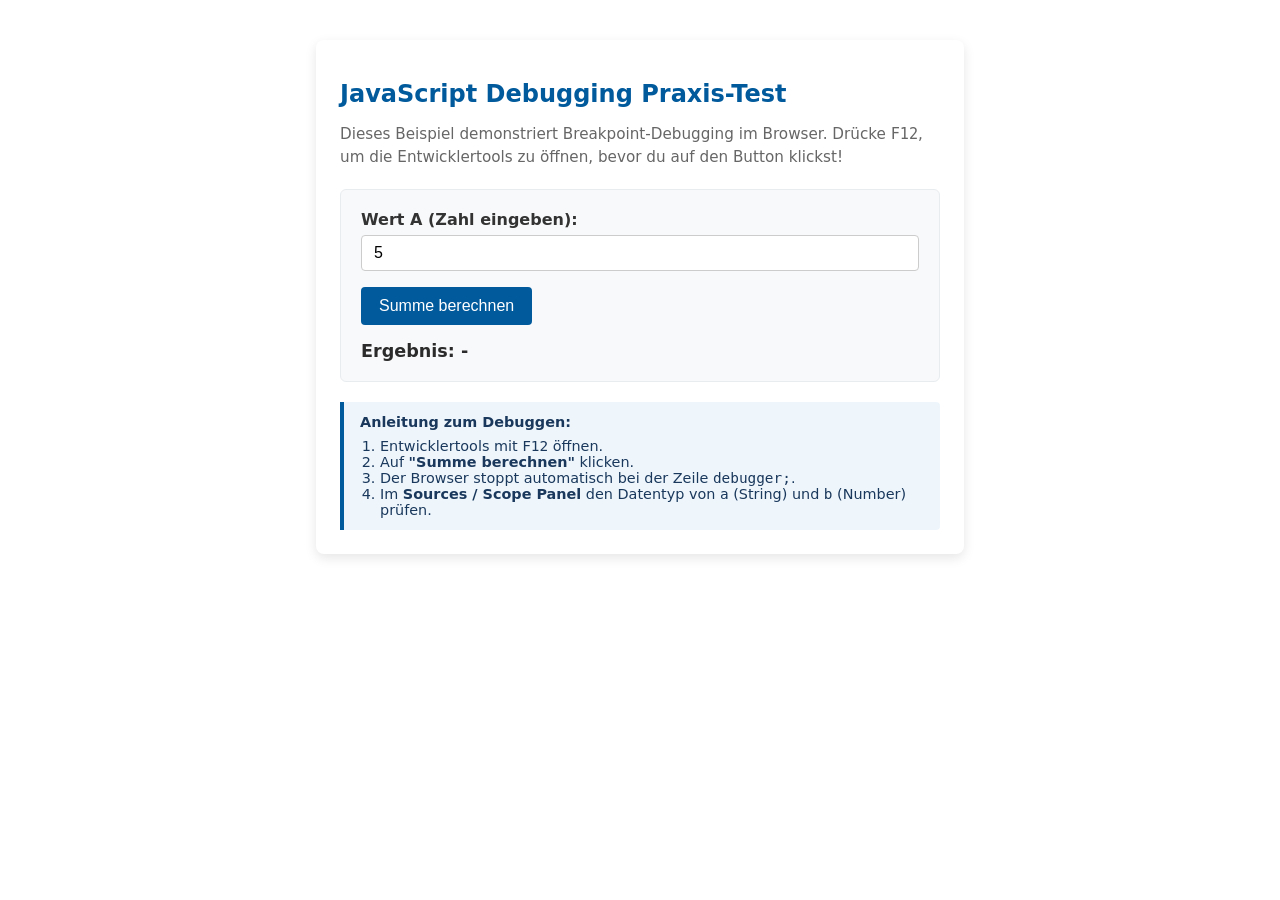
<file: Samples/JS/debugger.html>
<!DOCTYPE html>
<html lang="de">

<head>
    <meta charset="UTF-8">
    <meta name="viewport" content="width=device-width, initial-scale=1.0">
    <title>JavaScript Debugging Demo - DevTools</title>
    <style>
        body {
            font-family: system-ui, -apple-system, BlinkMacSystemFont, 'Segoe UI', Roboto, sans-serif;
            background-color: #f4f6f9;
            color: #333;
            max-width: 600px;
            margin: 40px auto;
            padding: 24px;
            border-radius: 8px;
            box-shadow: 0 4px 12px rgba(0, 0, 0, 0.1);
            background: #ffffff;
        }

        h1 {
            font-size: 1.5rem;
            color: #005a9c;
            margin-bottom: 8px;
        }

        p.description {
            color: #666;
            font-size: 0.95rem;
            line-height: 1.5;
            margin-bottom: 20px;
        }

        .demo-box {
            background-color: #f8f9fa;
            border: 1px solid #e9ecef;
            border-radius: 6px;
            padding: 20px;
            margin-bottom: 20px;
        }

        label {
            display: block;
            margin-bottom: 6px;
            font-weight: 600;
        }

        input[type="text"] {
            width: 100%;
            padding: 8px 12px;
            margin-bottom: 16px;
            border: 1px solid #ccc;
            border-radius: 4px;
            box-sizing: border-box;
            font-size: 1rem;
        }

        button {
            background-color: #005a9c;
            color: white;
            border: none;
            padding: 10px 18px;
            font-size: 1rem;
            border-radius: 4px;
            cursor: pointer;
            transition: background-color 0.2s;
        }

        button:hover {
            background-color: #004070;
        }

        .result-output {
            margin-top: 16px;
            font-weight: bold;
            font-size: 1.1rem;
            color: #2b2b2b;
        }

        .instructions {
            background: #eef6fc;
            border-left: 4px solid #005a9c;
            padding: 12px 16px;
            font-size: 0.9rem;
            color: #1a385c;
            border-radius: 0 4px 4px 0;
        }

        .instructions ol {
            margin: 8px 0 0 20px;
            padding: 0;
        }
    </style>
</head>

<body>

    <h1>JavaScript Debugging Praxis-Test</h1>
    <p class="description">
        Dieses Beispiel demonstriert Breakpoint-Debugging im Browser.
        Drücke <code>F12</code>, um die Entwicklertools zu öffnen, bevor du auf den Button klickst!
    </p>

    <div class="demo-box">
        <label for="eingabeA">Wert A (Zahl eingeben):</label>
        <input type="text" id="eingabeA" value="5">

        <button id="calcBtn">Summe berechnen</button>

        <div id="result" class="result-output">Ergebnis: -</div>
    </div>

    <div class="instructions">
        <strong>Anleitung zum Debuggen:</strong>
        <ol>
            <li>Entwicklertools mit <code>F12</code> öffnen.</li>
            <li>Auf <strong>"Summe berechnen"</strong> klicken.</li>
            <li>Der Browser stoppt automatisch bei der Zeile <code>debugger;</code>.</li>
            <li>Im <strong>Sources / Scope Panel</strong> den Datentyp von <code>a</code> (String) und <code>b</code>
                (Number) prüfen.</li>
        </ol>
    </div>

    <script>
        function berechneSumme(a, b) {
            debugger; // Stoppt die Ausführung automatisch bei geöffneten DevTools!

            // Bug im Original: a ist ein String ("5"), b ist eine Zahl (10) -> "510"
            let ergebnis = a + b;

            // Korrektur-Möglichkeit:
            // let ergebnis = Number(a) + b;

            return ergebnis;
        }

        document.getElementById("calcBtn").addEventListener("click", () => {
            let eingabeA = document.getElementById("eingabeA").value; // Liefert stets einen String zurück!
            let eingabeB = 10;

            let summe = berechneSumme(eingabeA, eingabeB);

            document.getElementById("result").innerText = "Ergebnis: " + summe;
        });
    </script>

</body>

</html>
</file>
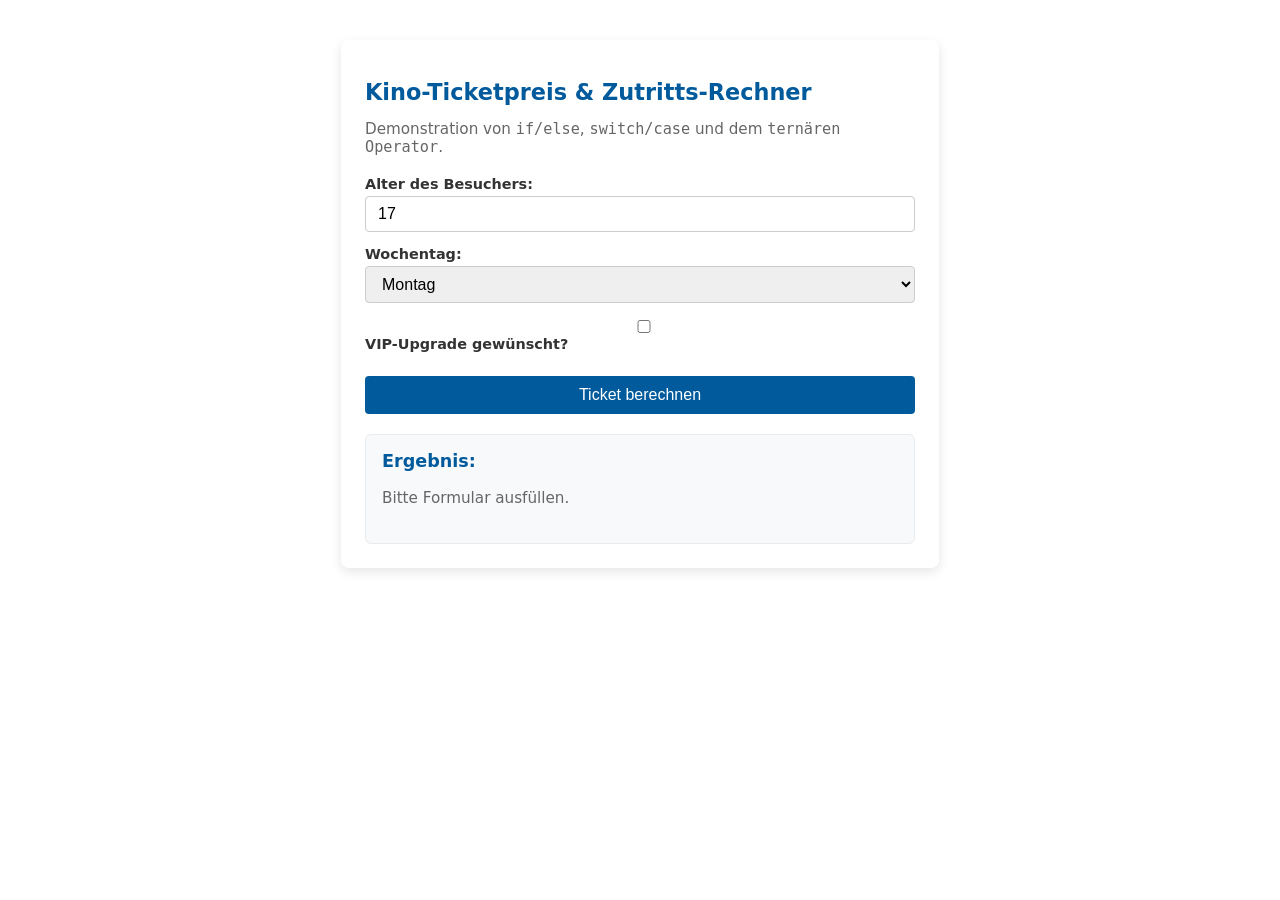
<file: Samples/JS/decisions-demo.html>
<!DOCTYPE html>
<html lang="de">
<head>
    <meta charset="UTF-8">
    <meta name="viewport" content="width=device-width, initial-scale=1.0">
    <title>Kontrollstrukturen Demo - Kino Ticket-Rechner</title>
    <style>
        body {
            font-family: system-ui, -apple-system, BlinkMacSystemFont, 'Segoe UI', Roboto, sans-serif;
            background-color: #f4f6f9;
            color: #333;
            max-width: 550px;
            margin: 40px auto;
            padding: 24px;
            background: #ffffff;
            border-radius: 8px;
            box-shadow: 0 4px 12px rgba(0,0,0,0.1);
        }
        h1 { color: #005a9c; font-size: 1.4rem; margin-bottom: 8px; }
        p { color: #666; font-size: 0.95rem; margin-bottom: 20px; }
        .form-group { margin-bottom: 14px; }
        label { display: block; font-weight: 600; margin-bottom: 4px; font-size: 0.9rem; }
        input, select { width: 100%; padding: 8px 12px; border: 1px solid #ccc; border-radius: 4px; font-size: 1rem; box-sizing: border-box; }
        button { background-color: #005a9c; color: white; border: none; padding: 10px 18px; font-size: 1rem; border-radius: 4px; cursor: pointer; width: 100%; margin-top: 10px; }
        button:hover { background-color: #004070; }
        .result-box { margin-top: 20px; padding: 16px; background-color: #f8f9fa; border: 1px solid #e9ecef; border-radius: 6px; }
        .result-box h3 { margin-top: 0; color: #005a9c; font-size: 1.1rem; }
    </style>
</head>
<body>

    <h1>Kino-Ticketpreis & Zutritts-Rechner</h1>
    <p>Demonstration von <code>if/else</code>, <code>switch/case</code> und dem <code>ternären Operator</code>.</p>

    <div class="form-group">
        <label for="alter">Alter des Besuchers:</label>
        <input type="number" id="alter" value="17" min="0" max="120">
    </div>

    <div class="form-group">
        <label for="wochentag">Wochentag:</label>
        <select id="wochentag">
            <option value="Montag">Montag</option>
            <option value="Dienstag">Dienstag (Kinotag)</option>
            <option value="Mittwoch">Mittwoch (Studententag)</option>
            <option value="Samstag">Samstag</option>
        </select>
    </div>

    <div class="form-group">
        <label>
            <input type="checkbox" id="vipCheck"> VIP-Upgrade gewünscht?
        </label>
    </div>

    <button id="calcBtn">Ticket berechnen</button>

    <div id="result" class="result-box">
        <h3>Ergebnis:</h3>
        <p id="accessResult">Bitte Formular ausfüllen.</p>
        <p id="priceResult"></p>
        <p id="vipResult"></p>
    </div>

    <script>
        document.getElementById('calcBtn').addEventListener('click', () => {
            const alter = parseInt(document.getElementById('alter').value) || 0;
            const tag = document.getElementById('wochentag').value;
            const isVip = document.getElementById('vipCheck').checked;

            // 1. IF / ELSE IF / ELSE: Zutrittskategorie & Basispreis bestimmen
            let kategorie = "";
            let basispreis = 0;

            if (alter < 6) {
                kategorie = "Kinder unter 6 Jahre (Kein Zutritt)";
                basispreis = 0;
            } else if (alter < 18) {
                kategorie = "Ermäßigt (Jugendliche)";
                basispreis = 8.00;
            } else if (alter >= 65) {
                kategorie = "Senioren-Rabatt";
                basispreis = 9.00;
            } else {
                kategorie = "Standard (Erwachsene)";
                basispreis = 12.00;
            }

            // 2. SWITCH / CASE: Rabatt nach Wochentag
            let rabattText = "";
            let endpreis = basispreis;

            switch (tag) {
                case "Dienstag":
                    endpreis = basispreis * 0.8; // 20% Kinotag-Rabatt
                    rabattText = " (Kinotag: 20% Rabatt!)";
                    break;
                case "Mittwoch":
                    endpreis = basispreis - 2.00; // 2 € Studententag-Rabatt
                    rabattText = " (Studententag: 2 € Rabatt!)";
                    break;
                default:
                    rabattText = " (Regulärer Preis)";
                    break;
            }

            // 3. TERNÄRER OPERATOR: VIP-Status festlegen (Einzeiler)
            const vipText = isVip ? "⭐ VIP-Lounge inklusive (+ 5 €)" : "🎟️ Standard-Sitzplatz";
            if (isVip && endpreis > 0) endpreis += 5.00;

            // Ergebnisse im HTML ausgeben
            document.getElementById('accessResult').innerText = `Kategorie: ${kategorie}`;
            document.getElementById('priceResult').innerText = `Endpreis: ${endpreis.toFixed(2)} € ${rabattText}`;
            document.getElementById('vipResult').innerText = `Sitzplatz: ${vipText}`;
        });
    </script>

</body>
</html>
</file>
